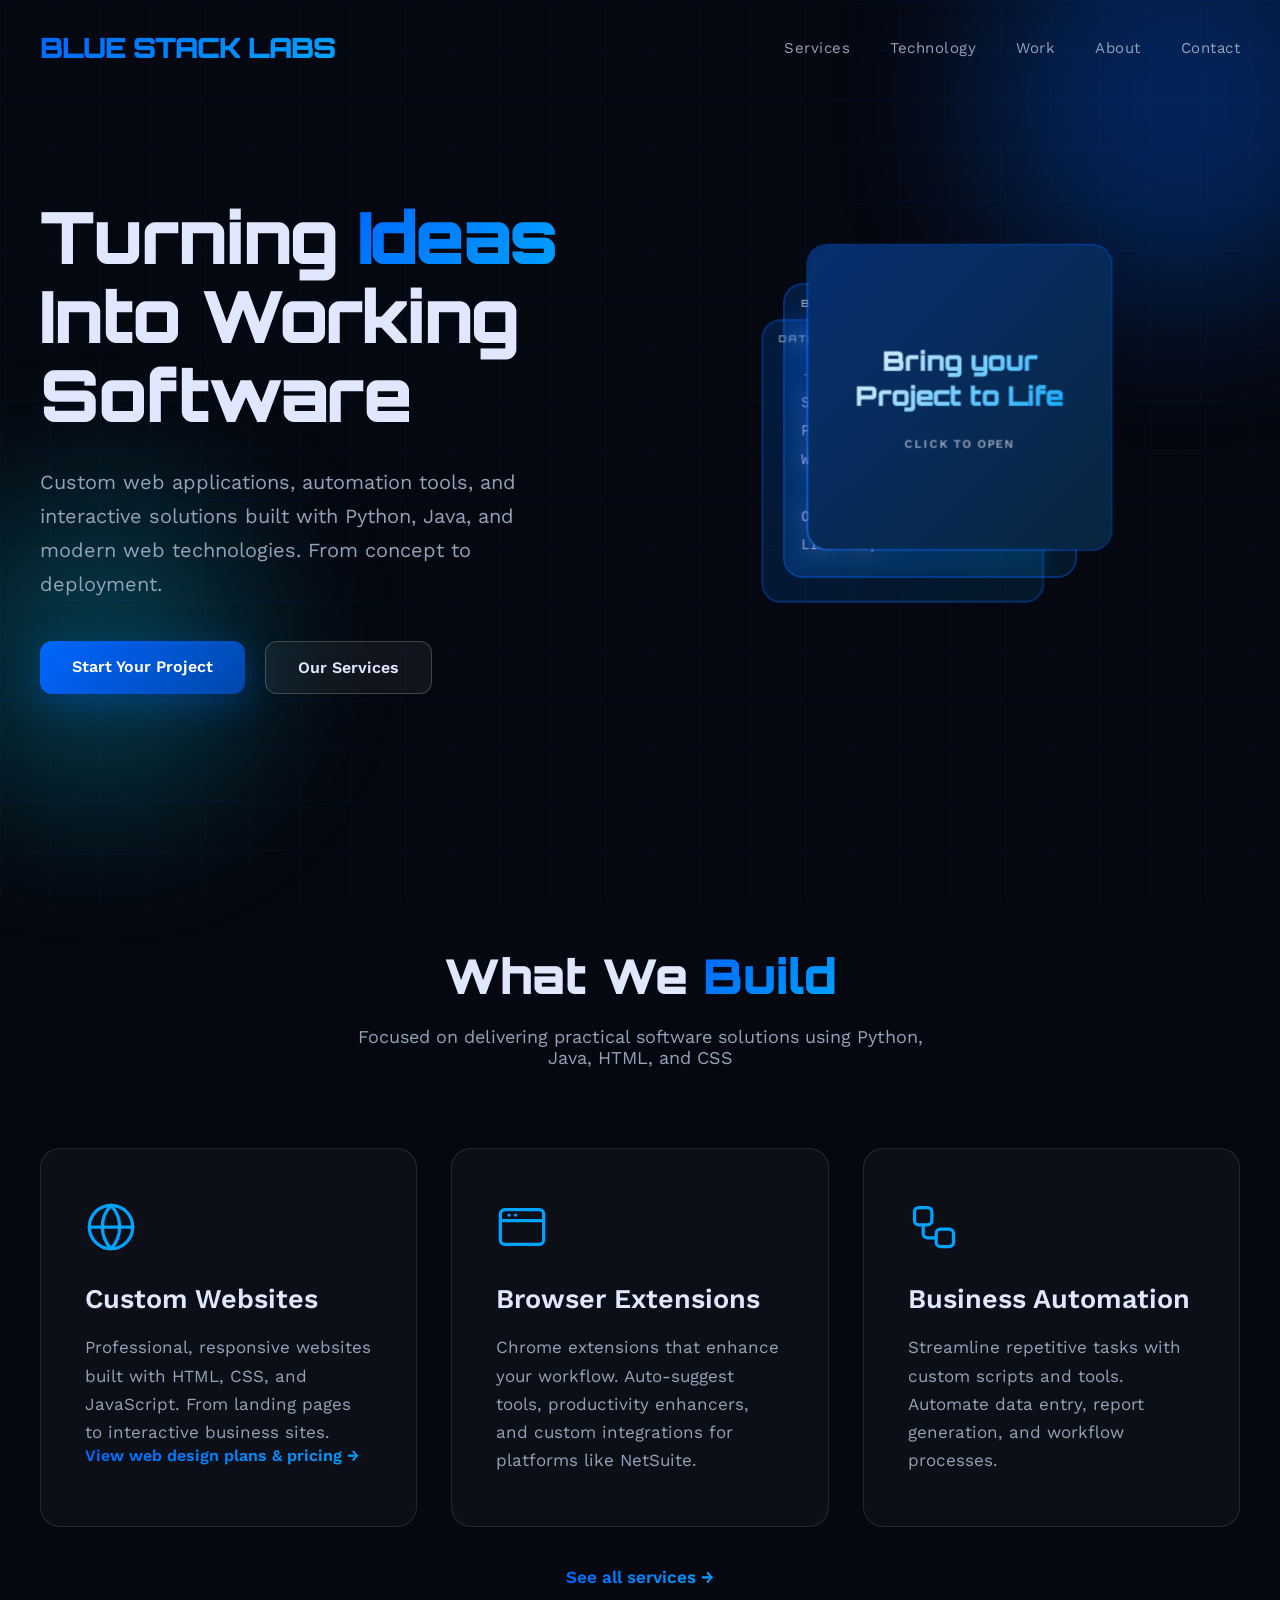
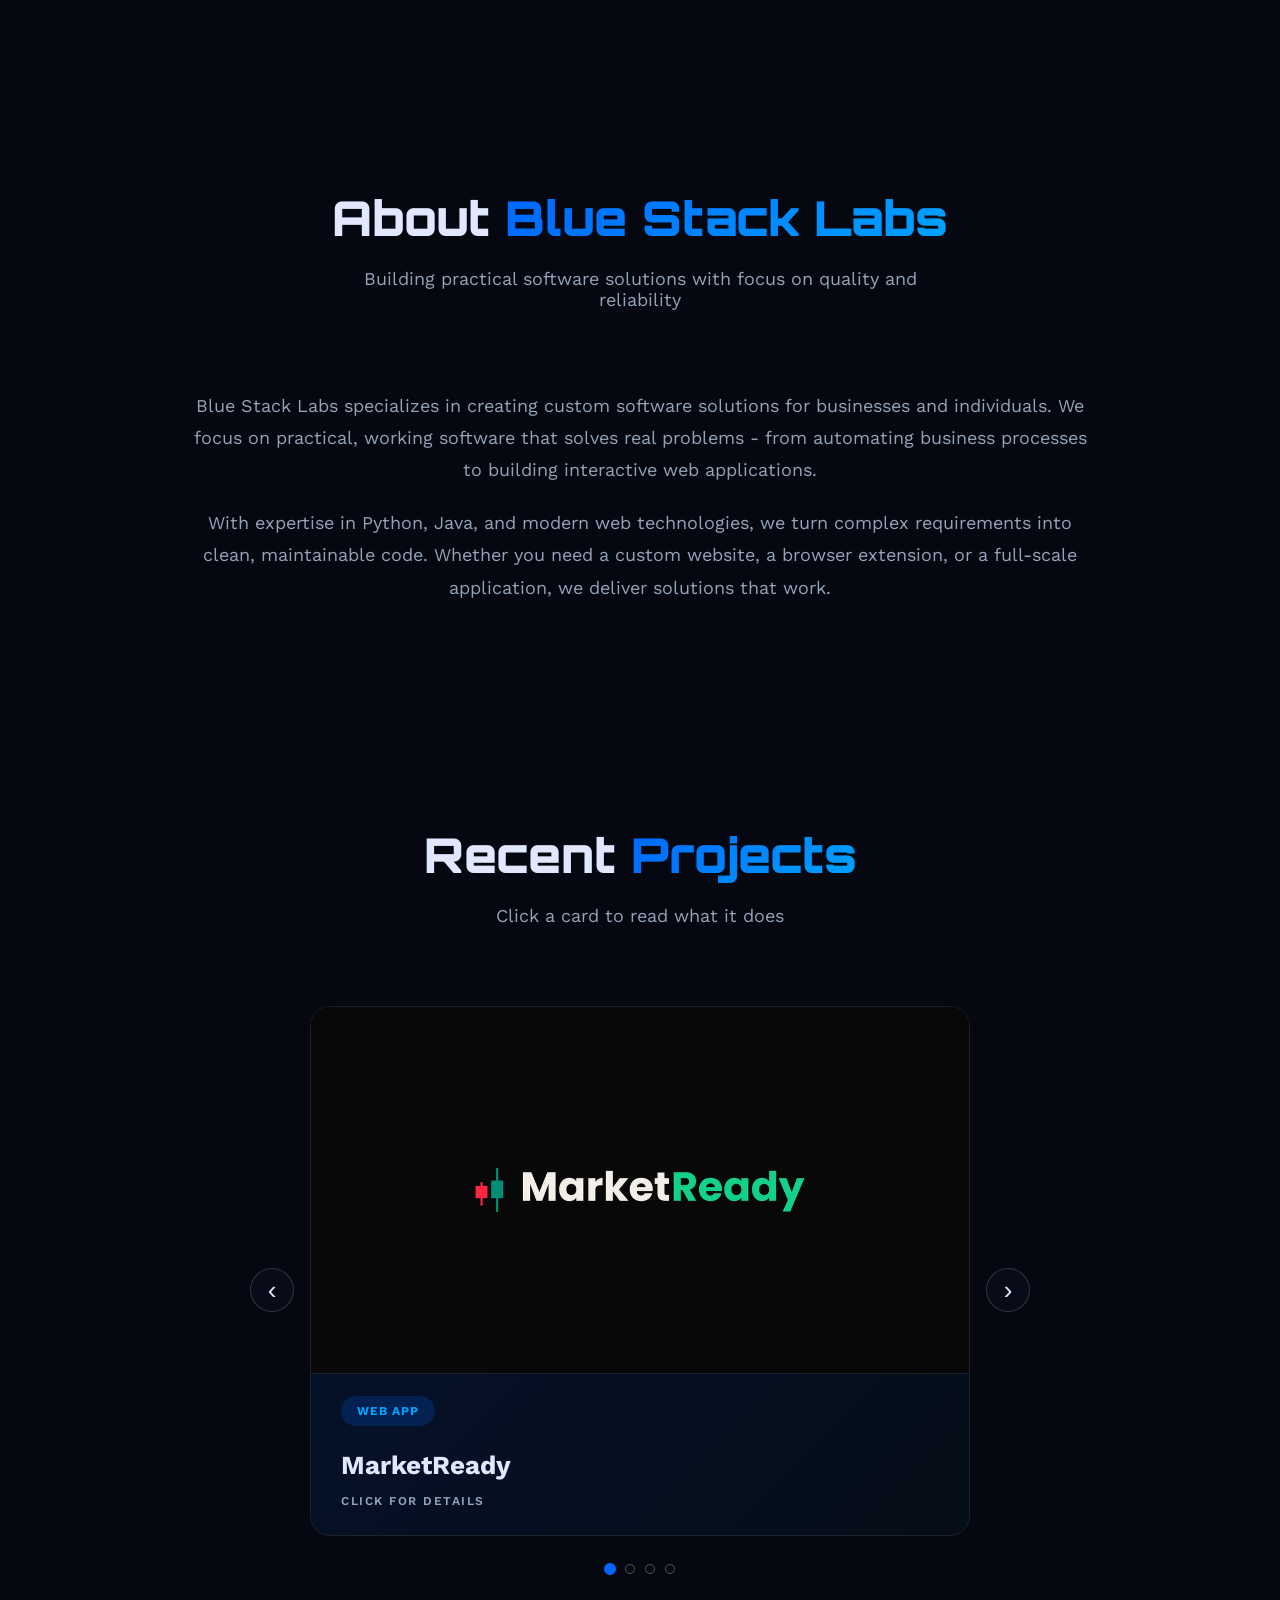
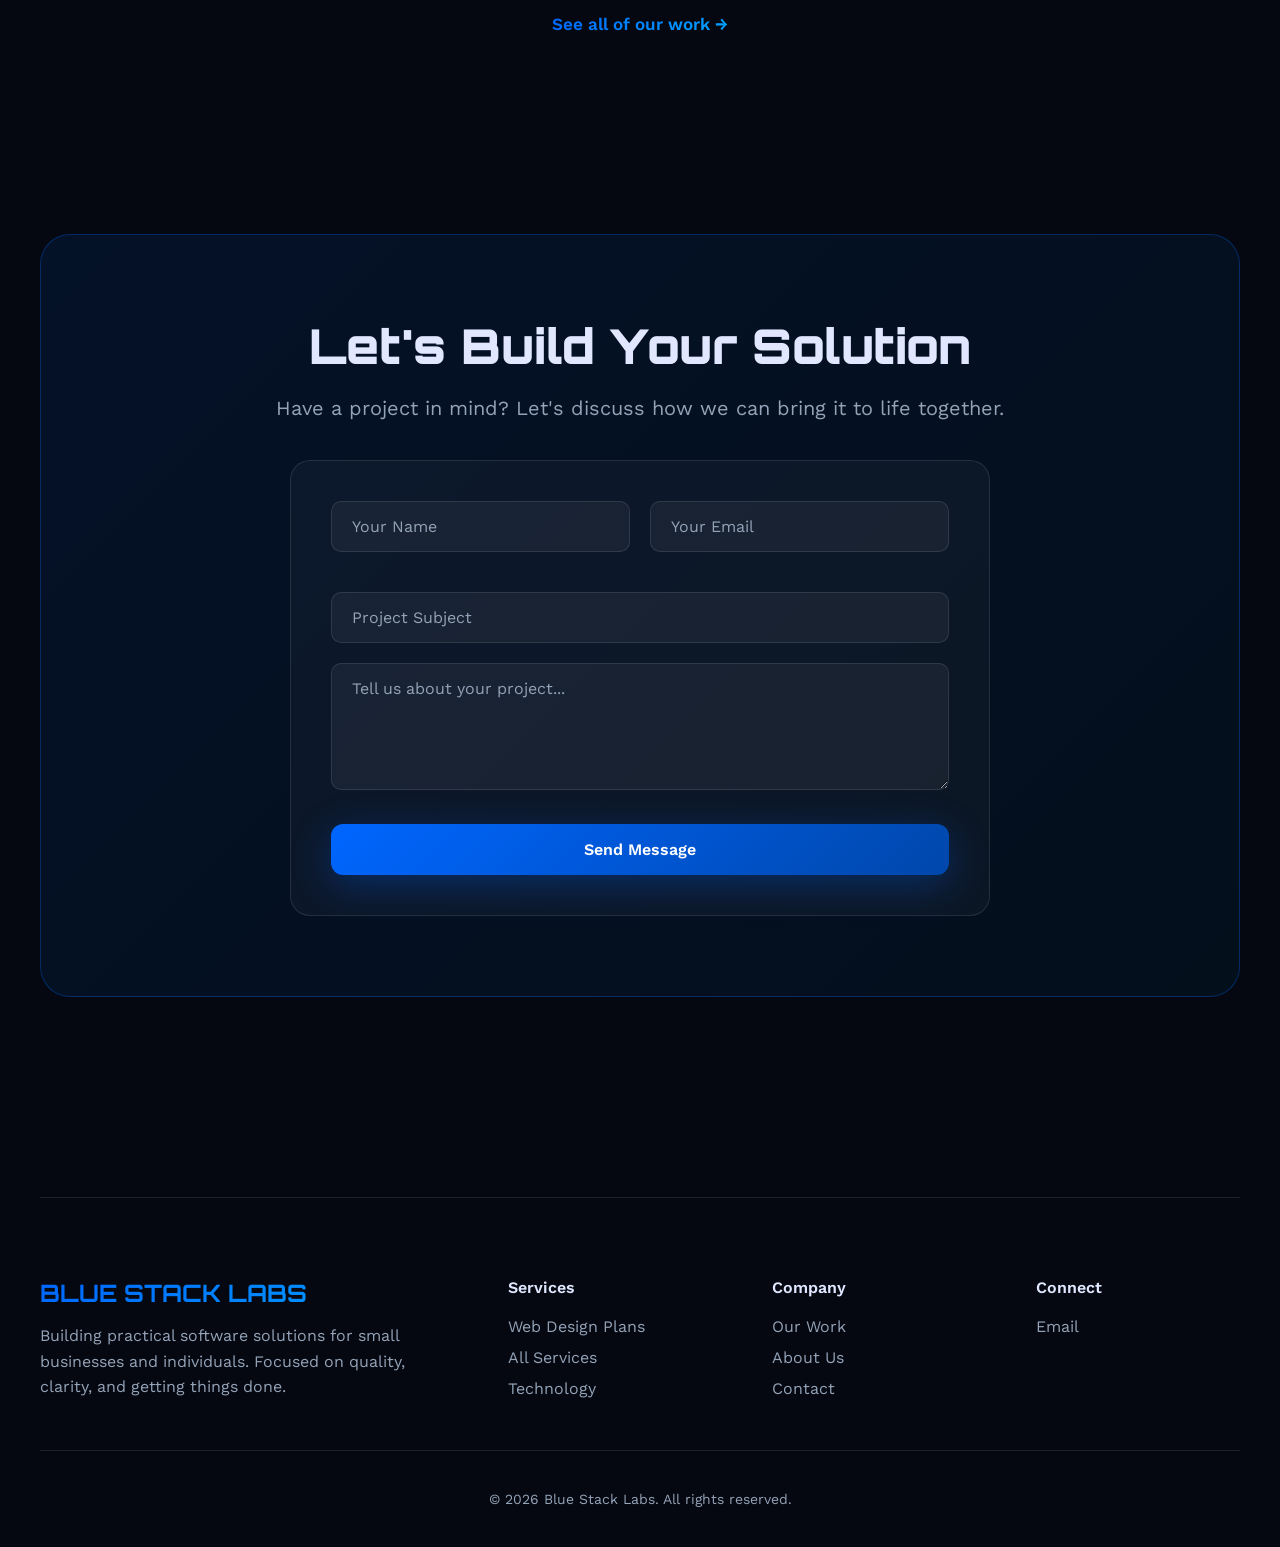
<file: index.html>
<!DOCTYPE html>
<html lang="en">
<head>
    <meta charset="UTF-8">
    <meta name="viewport" content="width=device-width, initial-scale=1.0">
    <title>Blue Stack Labs - Software Development Company</title>
    <meta name="description" content="Custom web applications, browser extensions, and business automation built with Python, Java, and modern web technologies. From concept to deployment.">
    <link rel="canonical" href="https://bluestacklabs.software/">

    <!-- Open Graph / Twitter: without these, sharing a link anywhere renders
         a bare URL with no title, description, or image. -->
    <meta property="og:type" content="website">
    <meta property="og:site_name" content="Blue Stack Labs">
    <meta property="og:url" content="https://bluestacklabs.software/">
    <meta property="og:title" content="Blue Stack Labs — Custom Software Development">
    <meta property="og:description" content="Custom web applications, browser extensions, and business automation built with Python, Java, and modern web technologies. From concept to deployment.">
    <meta property="og:image" content="https://bluestacklabs.software/images/og-image.png">
    <meta property="og:image:width" content="1200">
    <meta property="og:image:height" content="630">
    <meta property="og:image:alt" content="Blue Stack Labs — Turning Ideas Into Working Software">
    <meta name="twitter:card" content="summary_large_image">
    <meta name="twitter:title" content="Blue Stack Labs — Custom Software Development">
    <meta name="twitter:description" content="Custom web applications, browser extensions, and business automation built with Python, Java, and modern web technologies. From concept to deployment.">
    <meta name="twitter:image" content="https://bluestacklabs.software/images/og-image.png">
    <meta name="theme-color" content="#050810">
    <link rel="icon" type="image/svg+xml" href="/favicon.svg">
    <link rel="apple-touch-icon" href="/favicon.svg">
    <link rel="preconnect" href="https://fonts.googleapis.com">
    <link rel="preconnect" href="https://fonts.gstatic.com" crossorigin>
    <link href="https://fonts.googleapis.com/css2?family=Orbitron:wght@400;700;900&family=Work+Sans:wght@300;400;600&display=swap" rel="stylesheet">
    <link href="https://fonts.googleapis.com/css2?family=JetBrains+Mono:wght@400;500;700&display=swap" rel="stylesheet">
    <link rel="stylesheet" href="styles.css">
    <link rel="stylesheet" href="background.css">
</head>
<body>
    <a href="#main" class="skip-link">Skip to content</a>
    <div class="grid-background"></div>
    <div class="grid-glow"><div class="grid-background grid-background--lit"></div></div>
    <div class="cursor-glow"></div>
    <div class="orb orb-1"></div>
    <div class="orb orb-2"></div>

    <div class="container">
        <nav>
            <a href="index.html" class="logo">BLUE STACK LABS</a>
            <ul class="nav-links">
                <li><a href="services.html">Services</a></li>
                <li><a href="technology.html">Technology</a></li>
                <li><a href="work.html">Work</a></li>
                <li><a href="#about">About</a></li>
                <li><a href="#contact">Contact</a></li>
            </ul>
        </nav>

        <main id="main">

        <section class="hero">
            <div class="hero-content">
                <div class="hero-text">
                    <h1>Turning <span class="gradient-text">Ideas</span> Into Working Software</h1>
                    <p>Custom web applications, automation tools, and interactive solutions built with Python, Java, and modern web technologies. From concept to deployment.</p>
                    <div class="cta-buttons">
                        <a href="#contact" class="btn btn-primary">Start Your Project</a>
                        <a href="#services" class="btn btn-secondary">Our Services</a>
                    </div>
                </div>
                <div class="hero-visual">
                    <div class="stack-3d" role="button" tabindex="0" aria-expanded="false"
                         aria-label="Open the stack to see how we build">
                        <div class="layer">
                            <div class="stack-cta">
                                <span class="stack-cta-title">Bring your Project to Life</span>
                                <span class="stack-cta-hint">Click to open</span>
                            </div>
                            <span class="layer-label">Front End</span>
<pre class="layer-code"><span class="tok-tag">&lt;header</span> <span class="tok-attr">class</span>=<span class="tok-str">"hero"</span><span class="tok-tag">&gt;</span>
  <span class="tok-tag">&lt;h1&gt;</span>Blue Stack Labs<span class="tok-tag">&lt;/h1&gt;</span>
  <span class="tok-tag">&lt;p&gt;</span>We ship software<span class="tok-tag">&lt;/p&gt;</span>
  <span class="tok-tag">&lt;button</span> <span class="tok-attr">class</span>=<span class="tok-str">"cta"</span><span class="tok-tag">&gt;</span>
    Start Project
  <span class="tok-tag">&lt;/button&gt;</span>
<span class="tok-tag">&lt;/header&gt;</span><span class="code-cursor"></span></pre>
                        </div>
                        <div class="layer">
                            <span class="layer-label">Back End</span>
<pre class="layer-code"><span class="tok-com">// projects route</span>
<span class="tok-kw">const</span> <span class="tok-fn">app</span> = <span class="tok-fn">express</span>()
<span class="tok-fn">app</span>.<span class="tok-fn">get</span>(<span class="tok-str">'/projects'</span>,
  (req, res) =&gt; {
    <span class="tok-kw">const</span> data = <span class="tok-fn">getAll</span>()
    res.<span class="tok-fn">json</span>(data)
  })</pre>
                        </div>
                        <div class="layer">
                            <span class="layer-label">Database</span>
<pre class="layer-code"><span class="tok-com">-- active projects</span>
<span class="tok-kw">SELECT</span> id, name, status
<span class="tok-kw">FROM</span> projects
<span class="tok-kw">WHERE</span> status = <span class="tok-str">'active'</span>
  <span class="tok-kw">AND</span> deleted = <span class="tok-num">0</span>
<span class="tok-kw">ORDER BY</span> created_at <span class="tok-kw">DESC</span>
<span class="tok-kw">LIMIT</span> <span class="tok-num">10</span>;</pre>
                        </div>
                    </div>
                </div>
            </div>
        </section>


        <section class="services services-teaser" id="services">
            <div class="section-header">
                <h2>What We <span class="gradient-text">Build</span></h2>
                <p>Focused on delivering practical software solutions using Python, Java, HTML, and CSS</p>
            </div>
            <div class="services-grid">
                <a href="plans.html" class="service-card" style="display:block; text-decoration:none; color:inherit;">
                    <span class="service-icon"><svg viewBox="0 0 24 24" aria-hidden="true" focusable="false"><circle cx="12" cy="12" r="10"/><path d="M12 2a14.5 14.5 0 0 0 0 20 14.5 14.5 0 0 0 0-20"/><path d="M2 12h20"/></svg></span>
                    <h3>Custom Websites</h3>
                    <p>Professional, responsive websites built with HTML, CSS, and JavaScript. From landing pages to interactive business sites.</p>
                    <span class="gradient-text" style="font-weight:600;">View web design plans &amp; pricing →</span>
                </a>
                <a href="services.html" class="service-card" style="display:block; text-decoration:none; color:inherit;">
                    <span class="service-icon"><svg viewBox="0 0 24 24" aria-hidden="true" focusable="false"><rect width="20" height="16" x="2" y="4" rx="2"/><path d="M2 9h20"/><path d="M6 6.5h.01"/><path d="M9 6.5h.01"/></svg></span>
                    <h3>Browser Extensions</h3>
                    <p>Chrome extensions that enhance your workflow. Auto-suggest tools, productivity enhancers, and custom integrations for platforms like NetSuite.</p>
                </a>
                <a href="services.html" class="service-card" style="display:block; text-decoration:none; color:inherit;">
                    <span class="service-icon"><svg viewBox="0 0 24 24" aria-hidden="true" focusable="false"><rect width="8" height="8" x="3" y="3" rx="2"/><path d="M7 11v4a2 2 0 0 0 2 2h4"/><rect width="8" height="8" x="13" y="13" rx="2"/></svg></span>
                    <h3>Business Automation</h3>
                    <p>Streamline repetitive tasks with custom scripts and tools. Automate data entry, report generation, and workflow processes.</p>
                </a>
            </div>
            <p class="projects-more">
                <a href="services.html" class="gradient-text">See all services →</a>
            </p>
        </section>

        <section class="about-section" id="about">
            <div class="section-header">
                <h2>About <span class="gradient-text">Blue Stack Labs</span></h2>
                <p>Building practical software solutions with focus on quality and reliability</p>
            </div>
            <div class="about-content">
                <p>Blue Stack Labs specializes in creating custom software solutions for businesses and individuals. We focus on practical, working software that solves real problems - from automating business processes to building interactive web applications.</p>
                <p>With expertise in Python, Java, and modern web technologies, we turn complex requirements into clean, maintainable code. Whether you need a custom website, a browser extension, or a full-scale application, we deliver solutions that work.</p>
            </div>
        </section>

        <section class="projects" id="projects">
            <div class="section-header">
                <h2>Recent <span class="gradient-text">Projects</span></h2>
                <p>Click a card to read what it does</p>
            </div>

            <div class="carousel" data-carousel>
                <div class="carousel-viewport">
                    <ul class="carousel-track">
                        <li class="carousel-slide">
                            <div class="flip-card" role="button" tabindex="0" aria-expanded="false"
                                 aria-label="MarketReady — show project details">
                                <div class="flip-inner">
                                    <div class="flip-face flip-front">
                                        <img src="images/marketready-cover.png"
                                             alt="The MarketReady logo — a red and green candlestick mark beside the MarketReady wordmark."
                                             width="1200" height="630" loading="lazy"
                                             class="brand-cover brand-cover-marketready">
                                        <div class="flip-front-meta">
                                            <span class="project-tag">WEB APP</span>
                                            <h3>MarketReady</h3>
                                            <span class="flip-hint">Click for details</span>
                                        </div>
                                    </div>
                                    <div class="flip-face flip-back">
                                        <span class="project-tag">WEB APP</span>
                                        <h3>MarketReady</h3>
                                        <p>A market-risk dashboard built around one question: what's at risk today? It reads the economic calendar, flags the high-impact "red-folder" releases, and rates each tracked market as low, medium, or high risk based on how that type of event has historically moved it.</p>
                                        <p>Includes a live countdown to the next release in the visitor's own timezone, a month calendar filterable by currency region, and a plain-English glossary for newer traders.</p>
                                        <div class="project-tech">
                                            <span class="tech-badge">Live Market Data</span>
                                            <span class="tech-badge">Economic Calendar</span>
                                            <span class="tech-badge">Risk Scoring</span>
                                        </div>
                                        <a href="https://marketready.trade" target="_blank" rel="noopener noreferrer"
                                           class="flip-link" data-flip-link>Visit marketready.trade →</a>
                                    </div>
                                </div>
                            </div>
                        </li>
                        <li class="carousel-slide">
                            <div class="flip-card" role="button" tabindex="0" aria-expanded="false"
                                 aria-label="NetSuite Story Template Autosuggest — show project details">
                                <div class="flip-inner">
                                    <div class="flip-face flip-front">
                                        <img src="images/story-autosuggest.png"
                                             alt="The extension suggesting a Bug Fix Template while the user types in a NetSuite story field."
                                             loading="lazy">
                                        <div class="flip-front-meta">
                                            <span class="project-tag">CHROME EXTENSION</span>
                                            <h3>Story Template Autosuggest</h3>
                                            <span class="flip-hint">Click for details</span>
                                        </div>
                                    </div>
                                    <div class="flip-face flip-back">
                                        <span class="project-tag">CHROME EXTENSION</span>
                                        <h3>Story Template Autosuggest</h3>
                                        <p>A productivity-enhancing Chrome extension that auto-suggests story templates while typing in NetSuite, so a repeated write-up becomes a couple of keystrokes.</p>
                                        <p>Matches templates on keywords in real time, completes them with the Tab key, and ships with a licensing system that handles validation and expiry.</p>
                                        <div class="project-tech">
                                            <span class="tech-badge">JavaScript</span>
                                            <span class="tech-badge">Chrome APIs</span>
                                            <span class="tech-badge">DOM Manipulation</span>
                                        </div>
                                        <a href="case-study-autosuggest.html" class="flip-link" data-flip-link>Read the case study →</a>
                                    </div>
                                </div>
                            </div>
                        </li>
                        <li class="carousel-slide">
                            <div class="flip-card" role="button" tabindex="0" aria-expanded="false"
                                 aria-label="FloralsRomero — show project details">
                                <div class="flip-inner">
                                    <div class="flip-face flip-front">
                                        <img src="images/floralsromero-cover.png"
                                             alt="The FloralsRomero signature mark — a handwritten fr in dusty rose on a cream ground."
                                             width="1200" height="630" loading="lazy"
                                             class="brand-cover brand-cover-floralsromero">
                                        <div class="flip-front-meta">
                                            <span class="project-tag">CLIENT WEBSITE</span>
                                            <h3>FloralsRomero</h3>
                                            <span class="flip-hint">Click for details</span>
                                        </div>
                                    </div>
                                    <div class="flip-face flip-back">
                                        <span class="project-tag">CLIENT WEBSITE</span>
                                        <h3>FloralsRomero</h3>
                                        <p>A site for a custom floral studio, built around the bouquet request. Customers pick a budget, an occasion and add-ons, upload a reference photo, and choose a date the form holds to a one-week lead time.</p>
                                        <p>The palette comes straight from the florist's own paint colours, the logo is traced from her signature, and the whole site switches between English and Spanish.</p>
                                        <div class="project-tech">
                                            <span class="tech-badge">Custom Order Form</span>
                                            <span class="tech-badge">English / Spanish</span>
                                            <span class="tech-badge">Lookbook Gallery</span>
                                        </div>
                                        <a href="https://floralsromero.com" target="_blank" rel="noopener noreferrer"
                                           class="flip-link" data-flip-link>Visit floralsromero.com →</a>
                                    </div>
                                </div>
                            </div>
                        </li>
                        <li class="carousel-slide">
                            <div class="flip-card" role="button" tabindex="0" aria-expanded="false"
                                 aria-label="Golden Ridge Landscaping — show project details">
                                <div class="flip-inner">
                                    <div class="flip-face flip-front">
                                        <img src="images/golden-ridge-cover.png"
                                             alt="The Golden Ridge Landscaping logo — a mountain ridge and pines under a gold sun."
                                             width="1200" height="630" loading="lazy"
                                             class="brand-cover brand-cover-goldenridge">
                                        <div class="flip-front-meta">
                                            <span class="project-tag">CLIENT WEBSITE</span>
                                            <h3>Golden Ridge Landscaping</h3>
                                            <span class="flip-hint">Click for details</span>
                                        </div>
                                    </div>
                                    <div class="flip-face flip-back">
                                        <span class="project-tag">CLIENT WEBSITE</span>
                                        <h3>Golden Ridge Landscaping</h3>
                                        <p>A site for a landscaping and lawn care company whose hero is a live 3D field of grass: tens of thousands of blades, rendered in real time, swaying in gusts of wind and parting around the visitor's cursor.</p>
                                        <p>Services, process and FAQ lead to a quote request form that opens in place, and each request arrives as its own email thread, named for the customer.</p>
                                        <div class="project-tech">
                                            <span class="tech-badge">WebGL2</span>
                                            <span class="tech-badge">Real-Time Rendering</span>
                                            <span class="tech-badge">Quote Requests</span>
                                        </div>
                                        <a href="https://goldenridgelandscaping.com" target="_blank" rel="noopener noreferrer"
                                           class="flip-link" data-flip-link>Visit goldenridgelandscaping.com →</a>
                                    </div>
                                </div>
                            </div>
                        </li>
                    </ul>
                </div>

                <button class="carousel-arrow carousel-prev" type="button" aria-label="Previous project">&#8249;</button>
                <button class="carousel-arrow carousel-next" type="button" aria-label="Next project">&#8250;</button>

                <div class="carousel-dots" data-carousel-dots></div>
            </div>

            <p class="projects-more">
                <a href="work.html" class="gradient-text">See all of our work →</a>
            </p>
        </section>


        <!-- Hidden form for Netlify detection -->
        <form name="contact" netlify netlify-honeypot="bot-field" hidden>
            <input type="text" name="name">
            <input type="email" name="email">
            <input type="text" name="subject">
            <textarea name="message"></textarea>
            <input type="text" name="bot-field">
        </form>

        <section class="cta-section" id="contact">
            <div class="cta-box">
                <h2>Let's Build Your Solution</h2>
                <p>Have a project in mind? Let's discuss how we can bring it to life together.</p>

                <form id="contact-form" class="contact-form" name="contact" method="POST" novalidate>
                    <input type="hidden" name="form-name" value="contact">
                    <p style="display:none;"><label>Don't fill this out: <input name="bot-field"></label></p>
                    <div class="form-row">
                        <div class="form-group">
                            <input type="text" id="name" name="name" placeholder="Your Name" required>
                        </div>
                        <div class="form-group">
                            <input type="email" id="email" name="email" placeholder="Your Email" required>
                        </div>
                    </div>
                    <div class="form-group">
                        <input type="text" id="subject" name="subject" placeholder="Project Subject" required>
                    </div>
                    <div class="form-group">
                        <textarea id="message" name="message" rows="5" placeholder="Tell us about your project..." required></textarea>
                    </div>
                    <button type="submit" class="btn btn-primary">Send Message</button>
                    <div id="form-status" class="form-status"></div>
                </form>
            </div>
        </section>
        </main>


        <footer>
            <div class="footer-content">
                <div class="footer-brand">
                    <h3>BLUE STACK LABS</h3>
                    <p>Building practical software solutions for small businesses and individuals. Focused on quality, clarity, and getting things done.</p>
                </div>
                <div class="footer-column">
                    <h4>Services</h4>
                    <ul>
                        <li><a href="plans.html">Web Design Plans</a></li>
                        <li><a href="services.html">All Services</a></li>
                        <li><a href="technology.html">Technology</a></li>
                    </ul>
                </div>
                <div class="footer-column">
                    <h4>Company</h4>
                    <ul>
                        <li><a href="work.html">Our Work</a></li>
                        <li><a href="#about">About Us</a></li>
                        <li><a href="#contact">Contact</a></li>
                    </ul>
                </div>
                <div class="footer-column">
                    <h4>Connect</h4>
                    <ul>
                        <li><a href="mailto:info@bluestacklabs.software">Email</a></li>
                    </ul>
                </div>
            </div>
            <div class="footer-bottom">
                <p>&copy; 2026 Blue Stack Labs. All rights reserved.</p>
            </div>
        </footer>
    </div>

    <script src="script.js"></script>
    <script src="background.js"></script>

    <!-- Contact form submission — same approach as the working plans.html form -->
    <script>
    const contactForm = document.getElementById('contact-form');
    const formStatus  = document.getElementById('form-status');

    if (contactForm) {
        contactForm.addEventListener('submit', async function(e) {
            e.preventDefault();

            const name    = document.getElementById('name');
            const email   = document.getElementById('email');
            const subject = document.getElementById('subject');
            const message = document.getElementById('message');

            // Validate required fields
            const empty = [name, email, subject, message].some(f => !f.value.trim());
            if (empty) {
                formStatus.textContent = 'Please fill in all fields before sending.';
                formStatus.className = 'form-status error';
                return;
            }

            const submitBtn = contactForm.querySelector('button[type="submit"]');
            const originalText = submitBtn.textContent;
            submitBtn.textContent = 'Sending...';
            submitBtn.disabled = true;

            try {
                const formData = new FormData();
                formData.append('form-name', 'contact');
                formData.append('name',     name.value.trim());
                formData.append('email',    email.value.trim());
                formData.append('subject',  subject.value.trim());
                formData.append('message',  message.value.trim());
                formData.append('bot-field', '');

                const res = await fetch('/', { method: 'POST', body: formData });

                if (res.ok) {
                    contactForm.reset();
                    formStatus.textContent = 'Thank you! Your message has been sent. We\'ll get back to you within one business day.';
                    formStatus.className = 'form-status success';
                } else {
                    throw new Error('Form submission failed');
                }
            } catch (err) {
                submitBtn.textContent = originalText;
                submitBtn.disabled = false;
                formStatus.textContent = 'Something went wrong — please email info@bluestacklabs.software directly.';
                formStatus.className = 'form-status error';
            }
        });
    }
    </script>
</body>
</html>
</file>
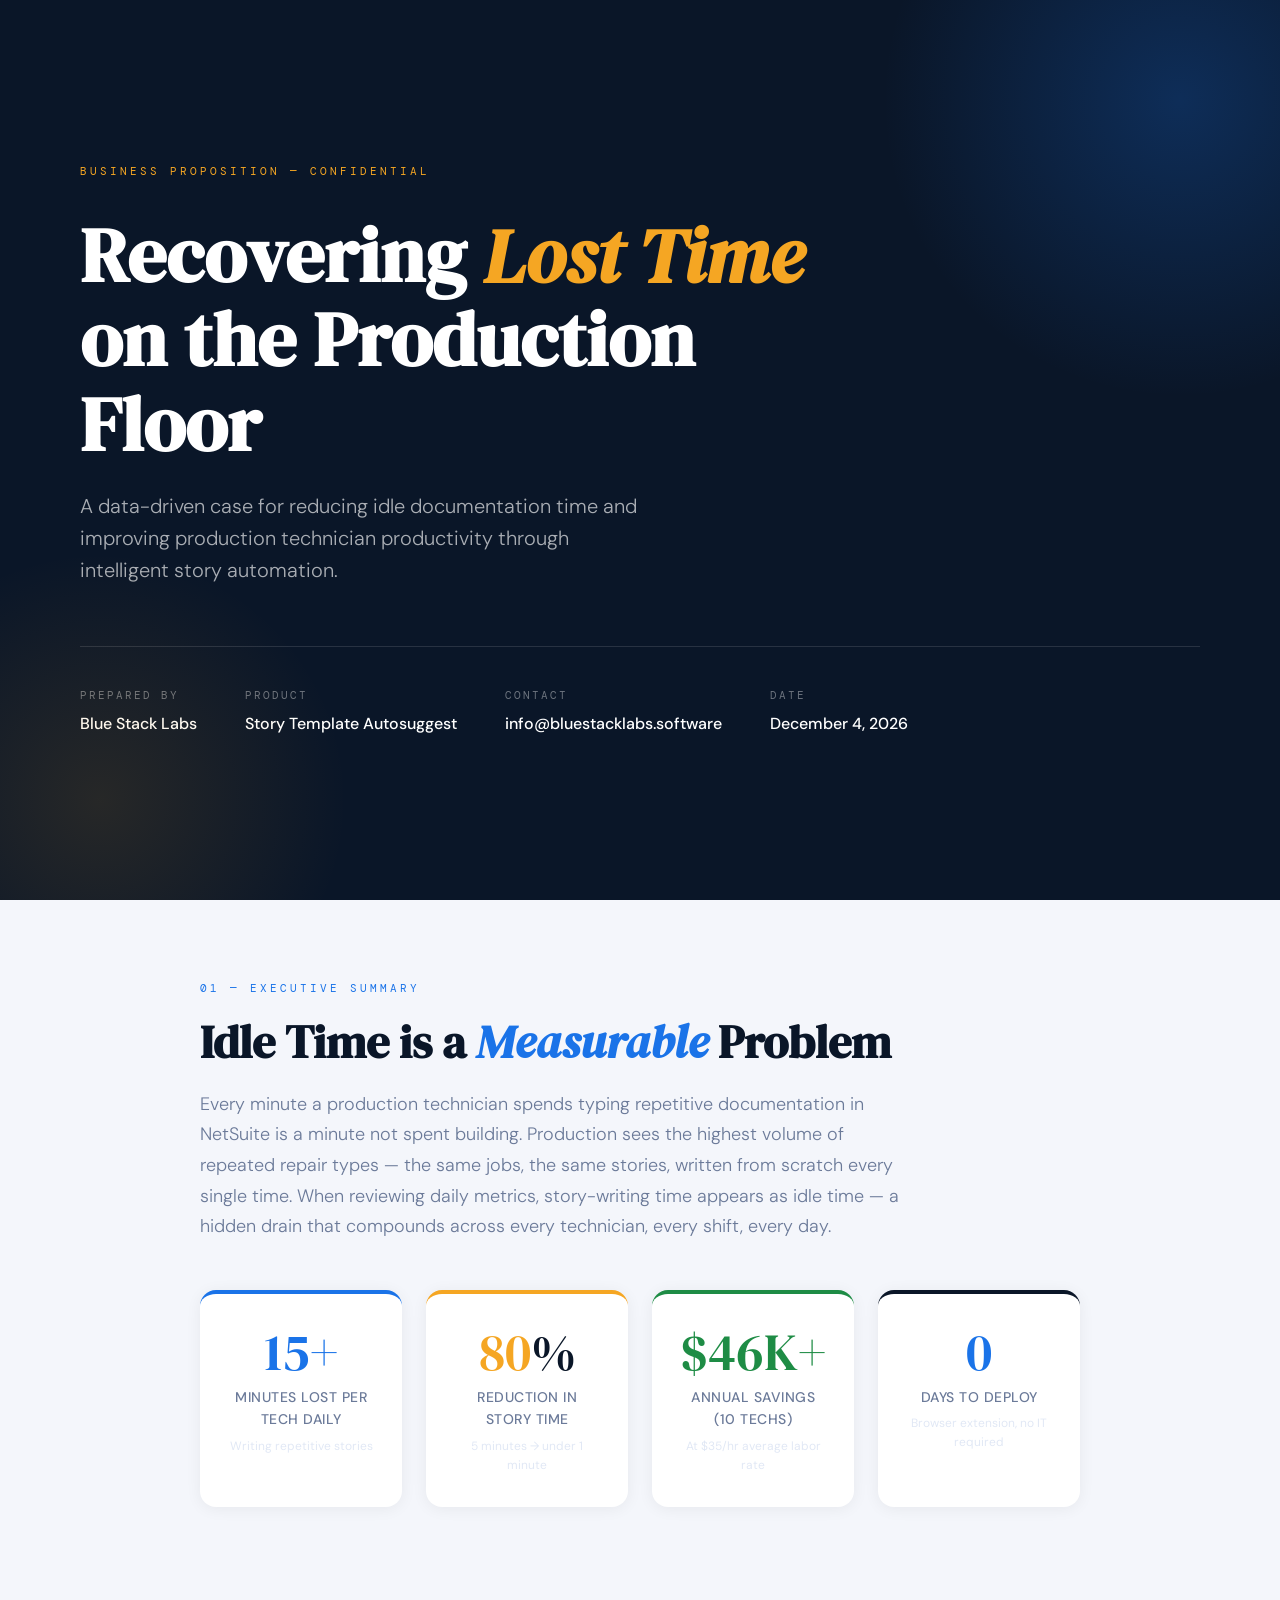
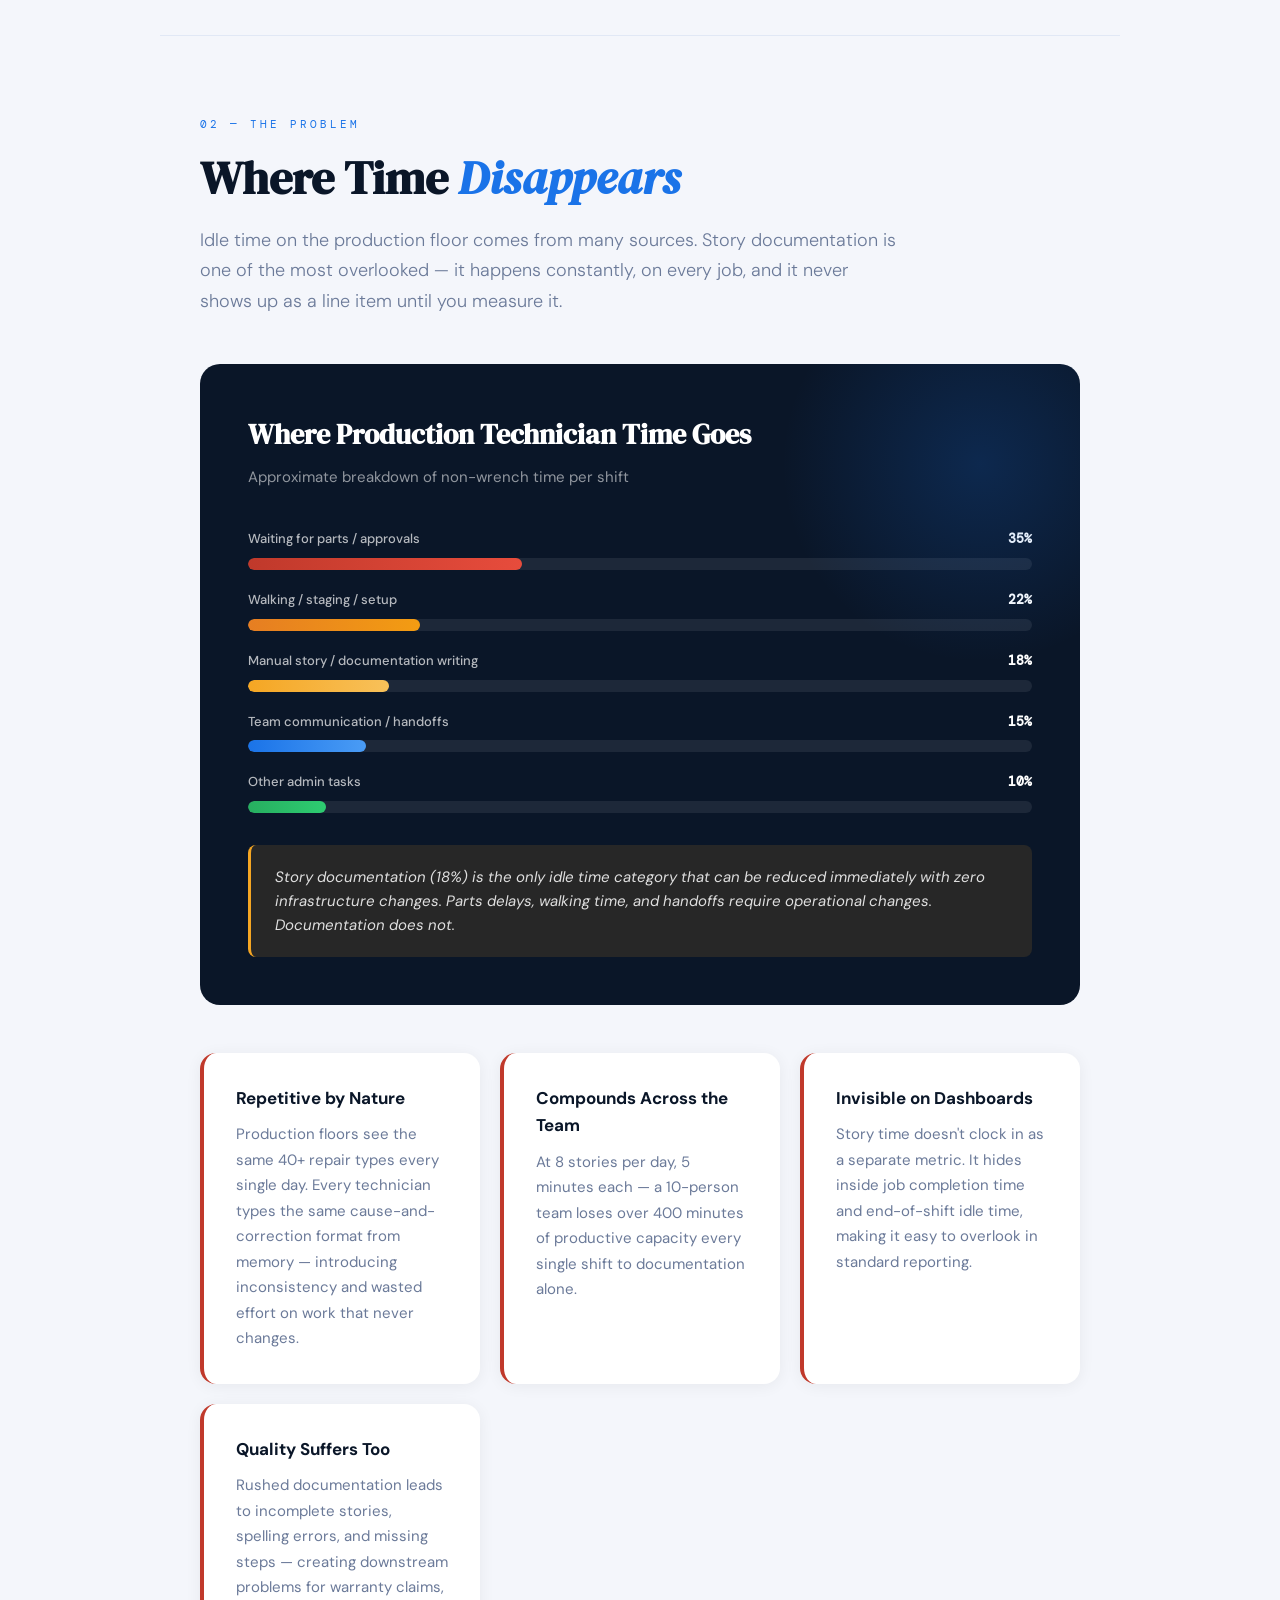
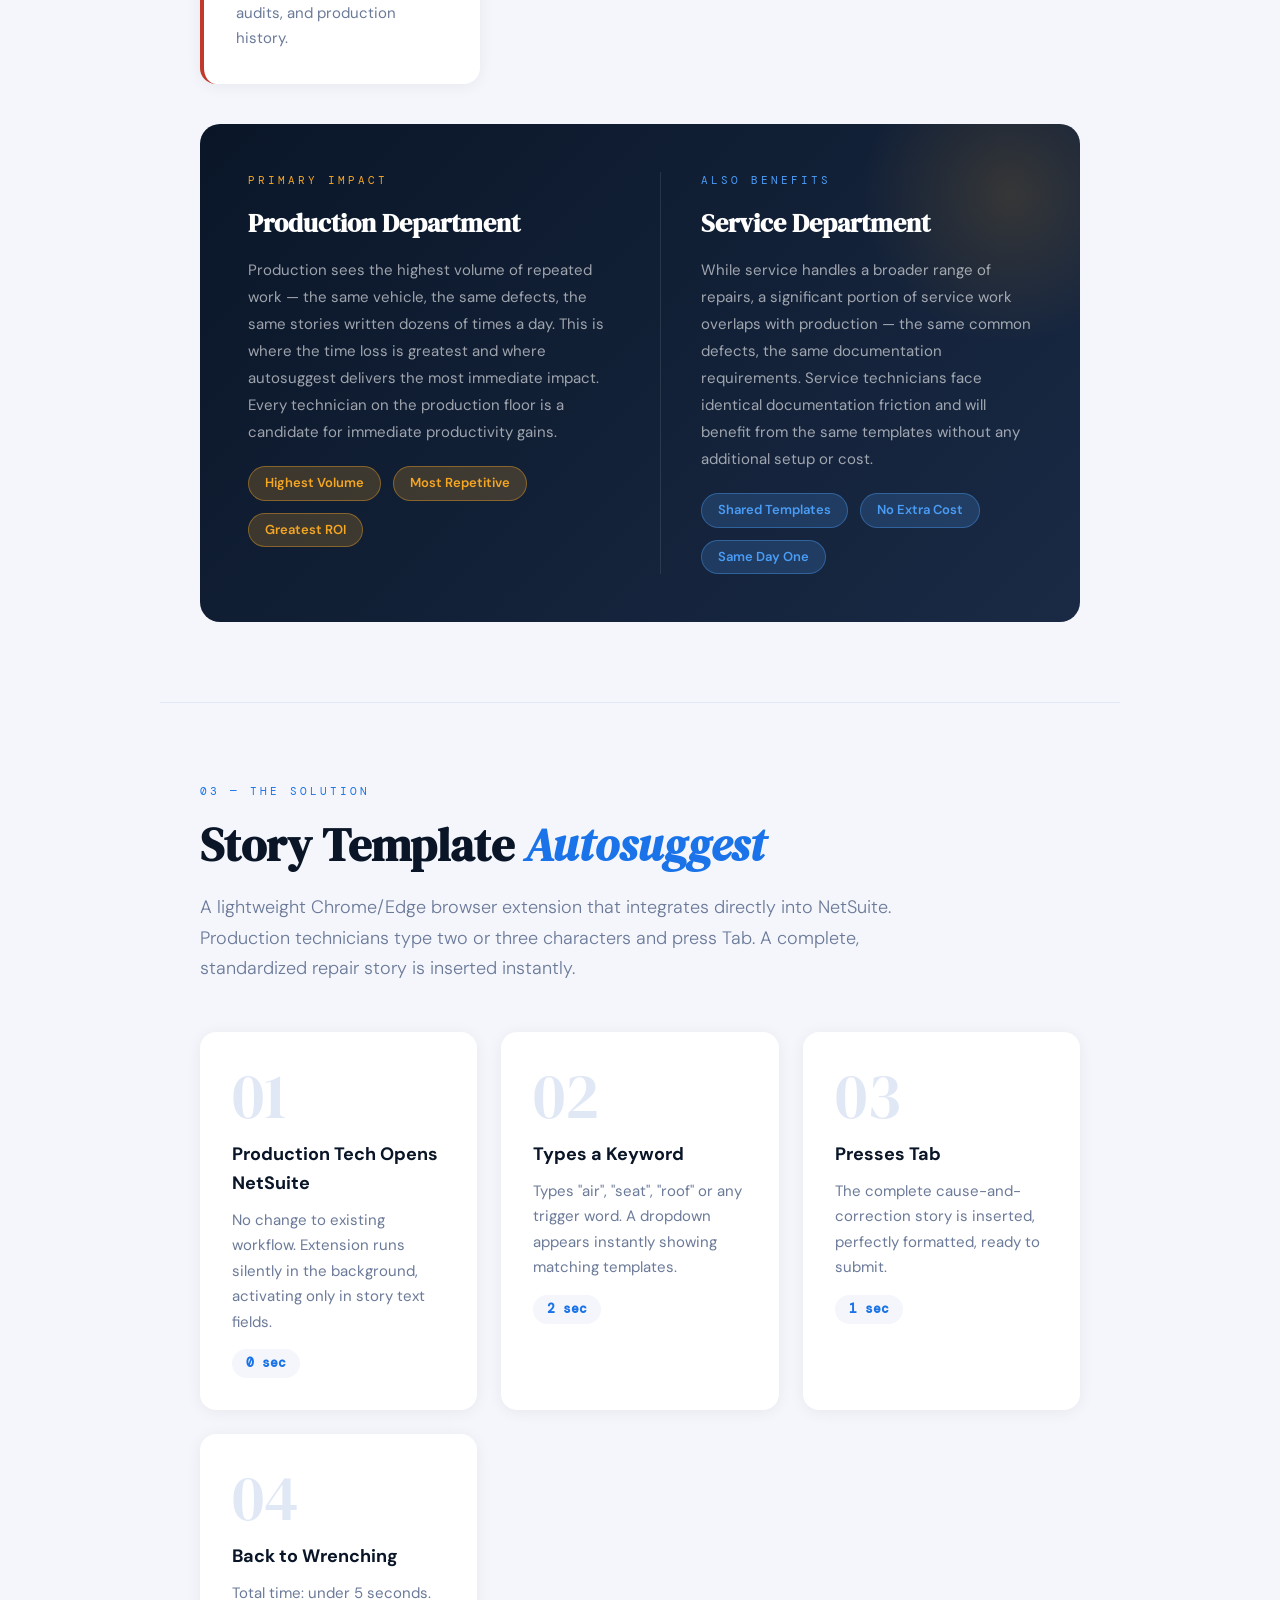
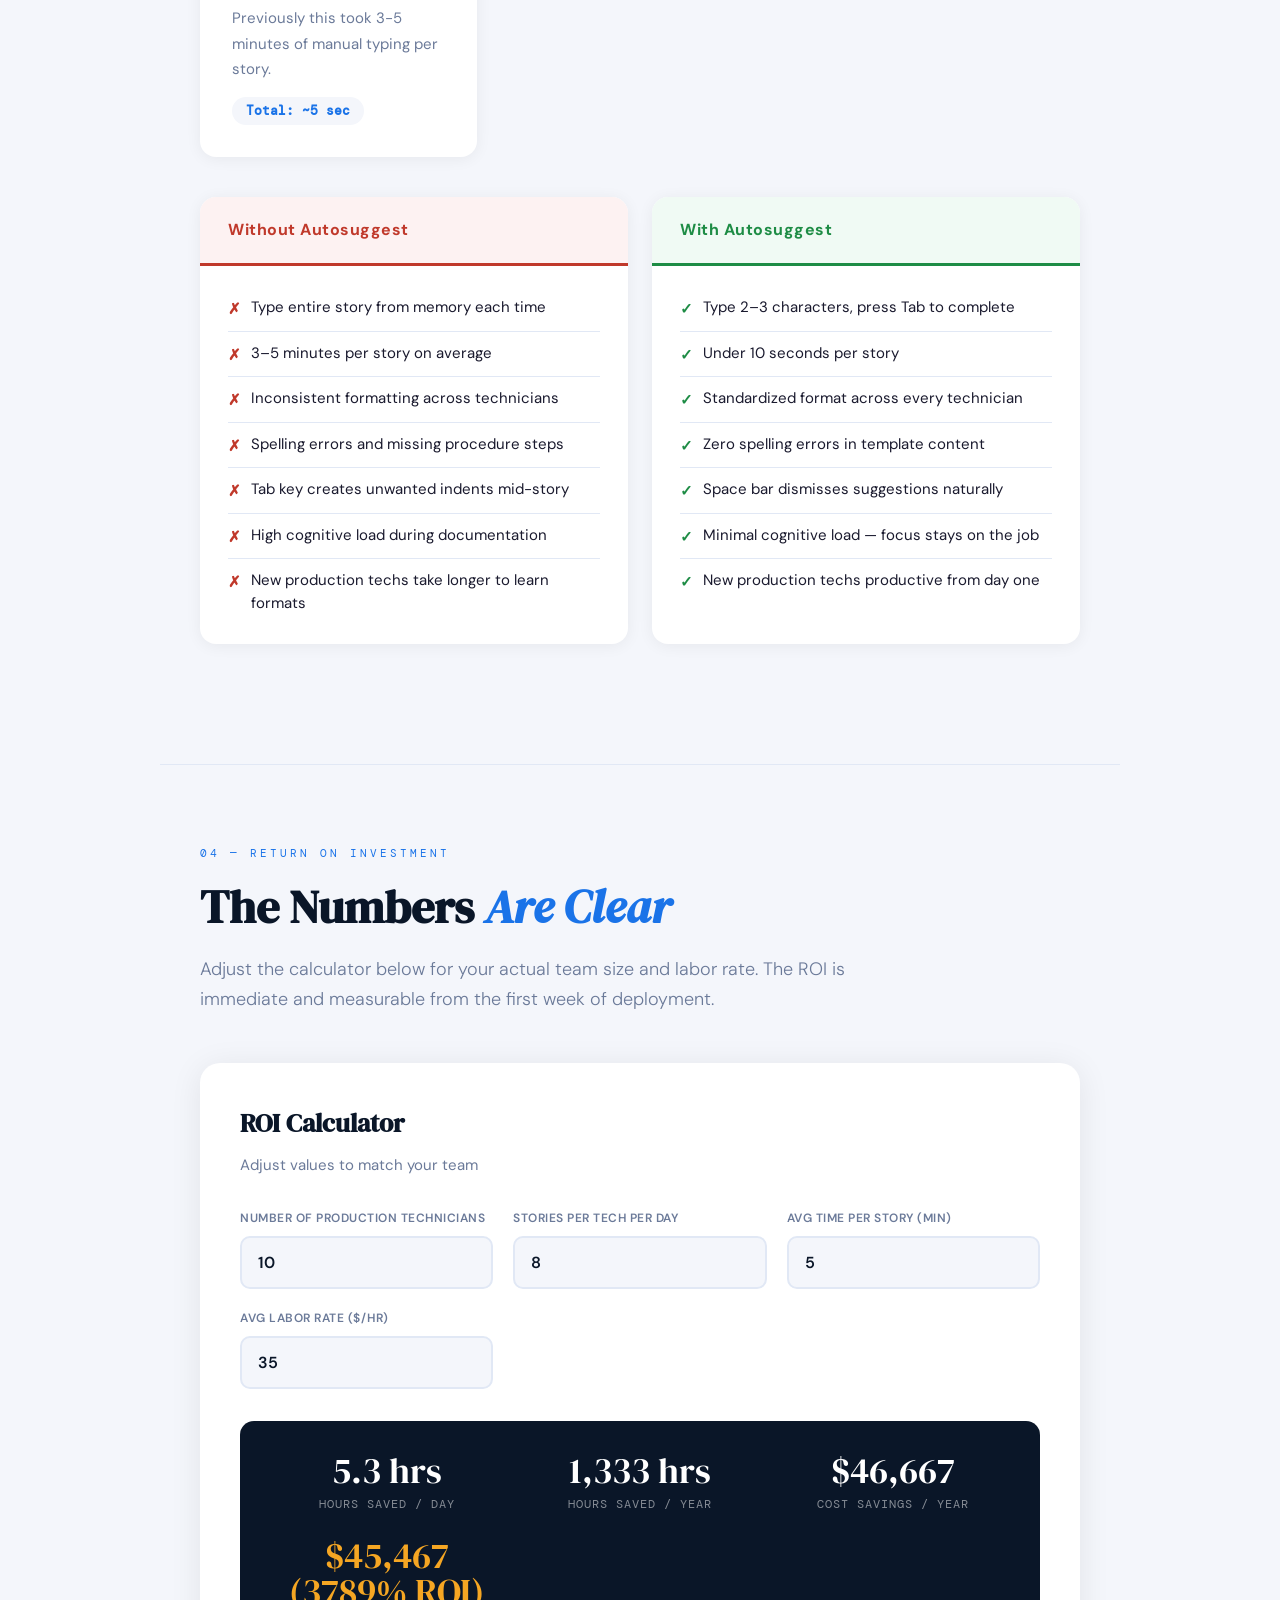
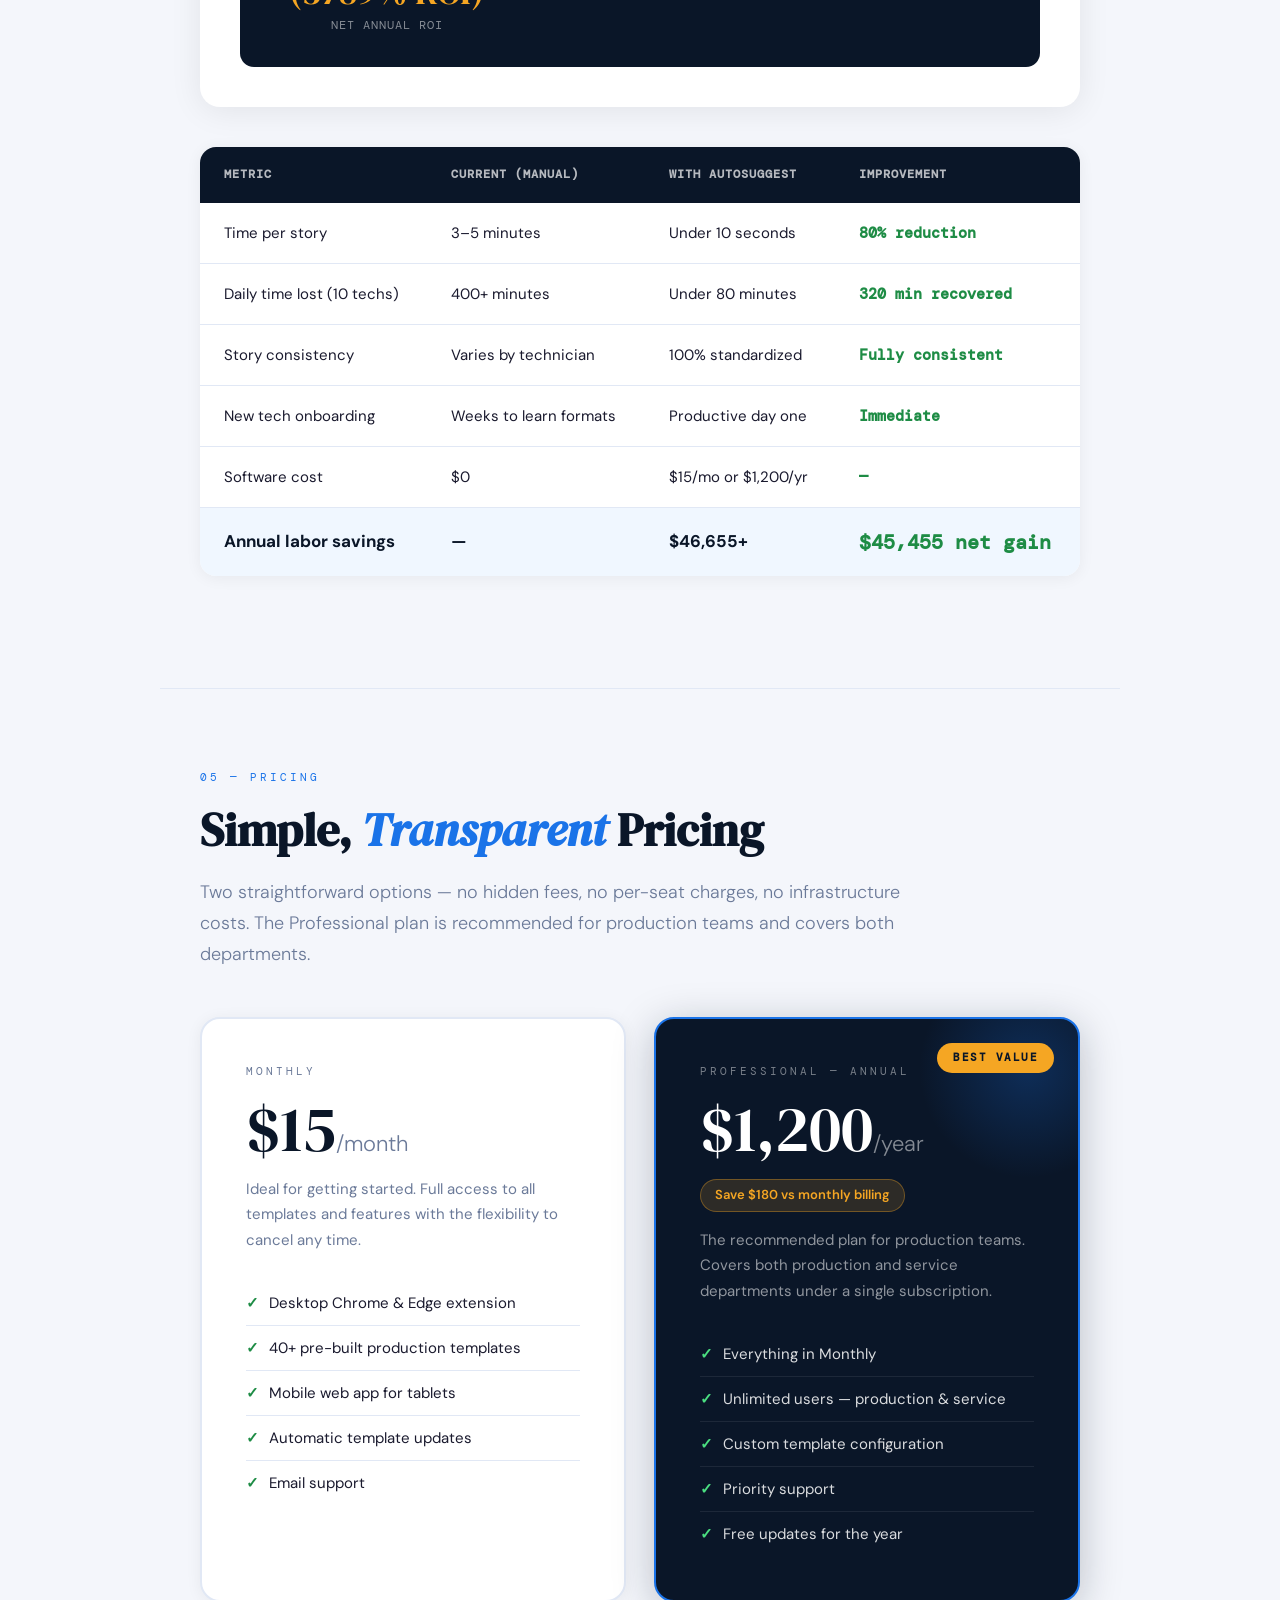
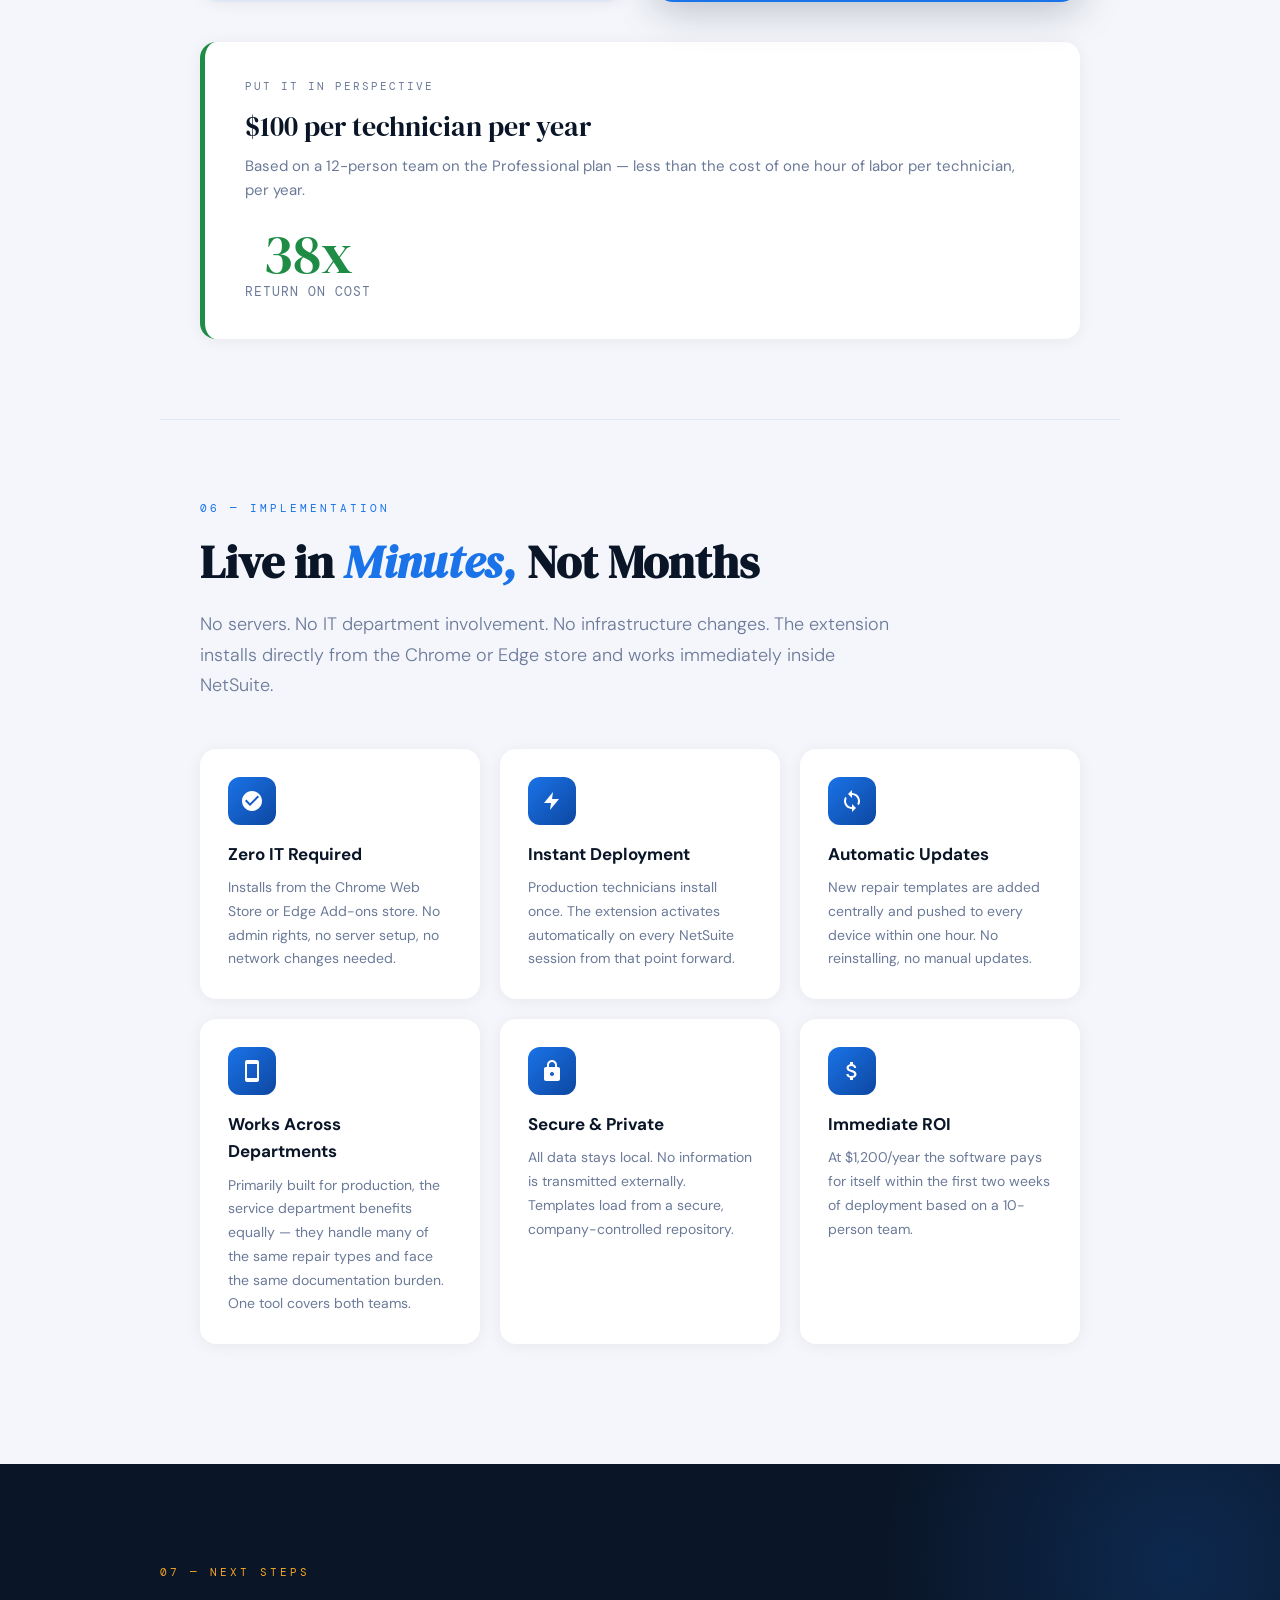
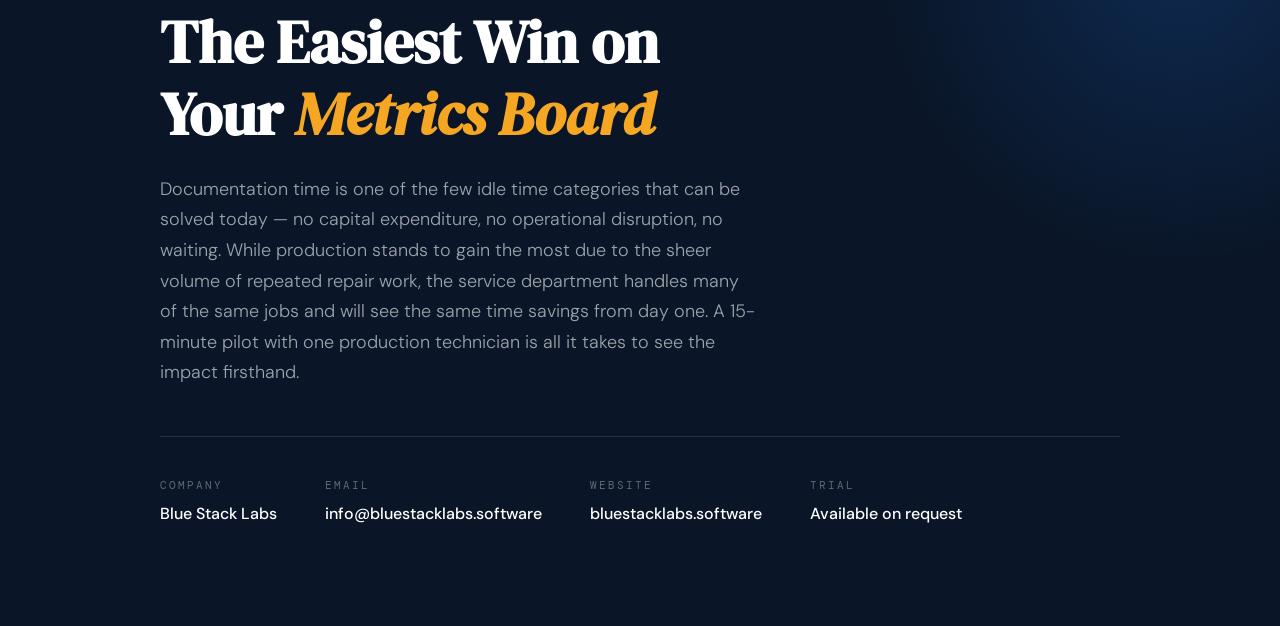
<file: BusinessProposition.html>
<!DOCTYPE html>
<html lang="en">
<head>
<meta charset="UTF-8">
<meta name="viewport" content="width=device-width, initial-scale=1.0">
<title>Story Template Autosuggest — Business Proposition</title>
<link href="https://fonts.googleapis.com/css2?family=DM+Serif+Display:ital@0;1&family=DM+Sans:wght@300;400;500;600;700&family=DM+Mono:wght@400;500&display=swap" rel="stylesheet">
<style>
  :root {
    --navy:   #0a1628;
    --blue:   #1a73e8;
    --dblue:  #0d47a1;
    --gold:   #f5a623;
    --green:  #1e8c45;
    --red:    #c0392b;
    --light:  #f4f6fb;
    --mid:    #e1e8f5;
    --text:   #1a1a2e;
    --muted:  #6b7a99;
    --white:  #ffffff;
  }

  * { margin:0; padding:0; box-sizing:border-box; }

  body {
    font-family: 'DM Sans', sans-serif;
    background: var(--light);
    color: var(--text);
    line-height: 1.6;
  }

  /* ── COVER PAGE ── */
  .cover {
    background: var(--navy);
    min-height: 100vh;
    display: flex;
    flex-direction: column;
    justify-content: center;
    padding: 80px;
    position: relative;
    overflow: hidden;
  }

  .cover::before {
    content: '';
    position: absolute;
    top: -200px; right: -200px;
    width: 600px; height: 600px;
    border-radius: 50%;
    background: radial-gradient(circle, rgba(26,115,232,0.25) 0%, transparent 70%);
  }

  .cover::after {
    content: '';
    position: absolute;
    bottom: -150px; left: -150px;
    width: 500px; height: 500px;
    border-radius: 50%;
    background: radial-gradient(circle, rgba(245,166,35,0.12) 0%, transparent 70%);
  }

  .cover-tag {
    font-family: 'DM Mono', monospace;
    font-size: 11px;
    letter-spacing: 3px;
    text-transform: uppercase;
    color: var(--gold);
    margin-bottom: 32px;
  }

  .cover h1 {
    font-family: 'DM Serif Display', serif;
    font-size: clamp(48px, 6vw, 80px);
    color: var(--white);
    line-height: 1.1;
    margin-bottom: 24px;
    max-width: 800px;
  }

  .cover h1 em {
    font-style: italic;
    color: var(--gold);
  }

  .cover-sub {
    font-size: 20px;
    color: rgba(255,255,255,0.65);
    max-width: 560px;
    margin-bottom: 60px;
    font-weight: 300;
  }

  .cover-meta {
    display: flex;
    gap: 48px;
    border-top: 1px solid rgba(255,255,255,0.12);
    padding-top: 40px;
  }

  .cover-meta-item label {
    font-size: 11px;
    letter-spacing: 2px;
    text-transform: uppercase;
    color: rgba(255,255,255,0.4);
    display: block;
    margin-bottom: 6px;
    font-family: 'DM Mono', monospace;
  }

  .cover-meta-item span {
    font-size: 16px;
    color: var(--white);
    font-weight: 500;
  }

  /* ── SECTIONS ── */
  .section {
    max-width: 960px;
    margin: 0 auto;
    padding: 80px 40px;
  }

  .section + .section {
    border-top: 1px solid var(--mid);
  }

  .section-label {
    font-family: 'DM Mono', monospace;
    font-size: 11px;
    letter-spacing: 3px;
    text-transform: uppercase;
    color: var(--blue);
    margin-bottom: 16px;
  }

  .section h2 {
    font-family: 'DM Serif Display', serif;
    font-size: clamp(30px, 4vw, 46px);
    line-height: 1.2;
    margin-bottom: 20px;
    color: var(--navy);
  }

  .section h2 em {
    font-style: italic;
    color: var(--blue);
  }

  .lead {
    font-size: 18px;
    color: var(--muted);
    max-width: 700px;
    margin-bottom: 48px;
    font-weight: 300;
    line-height: 1.7;
  }

  /* ── PROBLEM CARDS ── */
  .problem-grid {
    display: grid;
    grid-template-columns: repeat(auto-fit, minmax(280px, 1fr));
    gap: 20px;
    margin-bottom: 40px;
  }

  .problem-card {
    background: var(--white);
    border-radius: 16px;
    padding: 32px;
    border-left: 4px solid var(--red);
    box-shadow: 0 2px 16px rgba(0,0,0,0.06);
  }

  .problem-card h3 {
    font-size: 17px;
    font-weight: 700;
    margin-bottom: 10px;
    color: var(--navy);
  }

  .problem-card p {
    font-size: 15px;
    color: var(--muted);
    line-height: 1.7;
  }

  /* ── IDLE TIME VISUAL ── */
  .idle-visual {
    background: var(--navy);
    border-radius: 20px;
    padding: 48px;
    margin: 48px 0;
    position: relative;
    overflow: hidden;
  }

  .idle-visual::before {
    content: '';
    position: absolute;
    top: -100px; right: -100px;
    width: 400px; height: 400px;
    border-radius: 50%;
    background: radial-gradient(circle, rgba(26,115,232,0.2) 0%, transparent 70%);
  }

  .idle-visual h3 {
    font-family: 'DM Serif Display', serif;
    font-size: 28px;
    color: var(--white);
    margin-bottom: 8px;
  }

  .idle-visual p {
    color: rgba(255,255,255,0.55);
    margin-bottom: 40px;
    font-size: 15px;
  }

  .time-bar-wrap {
    margin-bottom: 20px;
  }

  .time-bar-label {
    display: flex;
    justify-content: space-between;
    margin-bottom: 8px;
  }

  .time-bar-label span {
    font-size: 13px;
    color: rgba(255,255,255,0.7);
    font-weight: 500;
  }

  .time-bar-label strong {
    font-family: 'DM Mono', monospace;
    font-size: 13px;
    color: var(--white);
  }

  .time-bar {
    height: 12px;
    background: rgba(255,255,255,0.08);
    border-radius: 6px;
    overflow: hidden;
  }

  .time-bar-fill {
    height: 100%;
    border-radius: 6px;
    transition: width 1s ease;
  }

  .bar-red    { background: linear-gradient(90deg, #c0392b, #e74c3c); }
  .bar-orange { background: linear-gradient(90deg, #e67e22, #f39c12); }
  .bar-gold   { background: linear-gradient(90deg, #f5a623, #f8c15a); }
  .bar-green  { background: linear-gradient(90deg, #27ae60, #2ecc71); }
  .bar-blue   { background: linear-gradient(90deg, #1a73e8, #4a9cf5); }

  .idle-note {
    margin-top: 32px;
    padding: 20px 24px;
    background: rgba(245,166,35,0.12);
    border-left: 3px solid var(--gold);
    border-radius: 8px;
  }

  .idle-note p {
    color: rgba(255,255,255,0.85);
    font-size: 15px;
    margin: 0;
    font-style: italic;
  }

  /* ── BIG STATS ── */
  .stat-row {
    display: grid;
    grid-template-columns: repeat(auto-fit, minmax(200px, 1fr));
    gap: 24px;
    margin: 48px 0;
  }

  .stat-box {
    background: var(--white);
    border-radius: 16px;
    padding: 32px 28px;
    box-shadow: 0 2px 16px rgba(0,0,0,0.06);
    text-align: center;
    border-top: 4px solid var(--blue);
  }

  .stat-box.gold  { border-top-color: var(--gold); }
  .stat-box.green { border-top-color: var(--green); }
  .stat-box.navy  { border-top-color: var(--navy); }

  .stat-num {
    font-family: 'DM Serif Display', serif;
    font-size: 52px;
    color: var(--navy);
    line-height: 1;
    margin-bottom: 8px;
  }

  .stat-num span { color: var(--blue); }
  .stat-box.gold  .stat-num span { color: var(--gold); }
  .stat-box.green .stat-num span { color: var(--green); }

  .stat-label {
    font-size: 14px;
    color: var(--muted);
    font-weight: 500;
    text-transform: uppercase;
    letter-spacing: 0.5px;
  }

  .stat-sub {
    font-size: 12px;
    color: var(--mid);
    margin-top: 6px;
  }

  /* ── ROI TABLE ── */
  .roi-table {
    width: 100%;
    border-collapse: collapse;
    margin: 32px 0;
    background: var(--white);
    border-radius: 16px;
    overflow: hidden;
    box-shadow: 0 2px 16px rgba(0,0,0,0.06);
  }

  .roi-table th {
    background: var(--navy);
    color: rgba(255,255,255,0.7);
    font-size: 12px;
    font-weight: 600;
    letter-spacing: 1px;
    text-transform: uppercase;
    padding: 18px 24px;
    text-align: left;
    font-family: 'DM Mono', monospace;
  }

  .roi-table td {
    padding: 18px 24px;
    font-size: 15px;
    border-bottom: 1px solid var(--mid);
    color: var(--text);
  }

  .roi-table tr:last-child td {
    border-bottom: none;
    background: #f0f7ff;
    font-weight: 700;
    font-size: 17px;
    color: var(--navy);
  }

  .roi-table td:last-child {
    font-family: 'DM Mono', monospace;
    color: var(--green);
    font-weight: 600;
  }

  .roi-table tr:last-child td:last-child {
    color: var(--green);
    font-size: 20px;
  }

  /* ── HOW IT WORKS ── */
  .steps {
    display: grid;
    grid-template-columns: repeat(auto-fit, minmax(240px, 1fr));
    gap: 24px;
    margin: 40px 0;
  }

  .step {
    background: var(--white);
    border-radius: 16px;
    padding: 32px;
    box-shadow: 0 2px 16px rgba(0,0,0,0.06);
    position: relative;
  }

  .step-num {
    font-family: 'DM Serif Display', serif;
    font-size: 64px;
    color: var(--mid);
    line-height: 1;
    margin-bottom: 12px;
  }

  .step h3 {
    font-size: 18px;
    font-weight: 700;
    margin-bottom: 10px;
    color: var(--navy);
  }

  .step p {
    font-size: 15px;
    color: var(--muted);
    line-height: 1.7;
  }

  .step-time {
    display: inline-block;
    margin-top: 14px;
    background: var(--light);
    border-radius: 20px;
    padding: 4px 14px;
    font-size: 13px;
    font-weight: 600;
    color: var(--blue);
    font-family: 'DM Mono', monospace;
  }

  /* ── COMPARISON ── */
  .compare {
    display: grid;
    grid-template-columns: 1fr 1fr;
    gap: 24px;
    margin: 40px 0;
  }

  .compare-col {
    background: var(--white);
    border-radius: 16px;
    overflow: hidden;
    box-shadow: 0 2px 16px rgba(0,0,0,0.06);
  }

  .compare-head {
    padding: 20px 28px;
    font-weight: 700;
    font-size: 16px;
    letter-spacing: 0.5px;
  }

  .compare-head.red   { background: #fdf2f2; color: var(--red); border-bottom: 3px solid var(--red); }
  .compare-head.green { background: #f0faf4; color: var(--green); border-bottom: 3px solid var(--green); }

  .compare-list {
    padding: 20px 28px;
    list-style: none;
  }

  .compare-list li {
    padding: 10px 0;
    font-size: 15px;
    color: var(--text);
    border-bottom: 1px solid var(--mid);
    display: flex;
    align-items: flex-start;
    gap: 10px;
    line-height: 1.5;
  }

  .compare-list li:last-child { border-bottom: none; }

  .compare-list li::before {
    flex-shrink: 0;
    margin-top: 2px;
  }

  .compare-col.bad  li::before { content: '✗'; color: var(--red); font-weight: 700; }
  .compare-col.good li::before { content: '✓'; color: var(--green); font-weight: 700; }

  /* ── IMPLEMENTATION ── */
  .impl-grid {
    display: grid;
    grid-template-columns: repeat(auto-fit, minmax(260px, 1fr));
    gap: 20px;
    margin: 40px 0;
  }

  .impl-card {
    background: var(--white);
    border-radius: 16px;
    padding: 28px;
    box-shadow: 0 2px 16px rgba(0,0,0,0.06);
  }

  .impl-card .impl-icon {
    width: 48px;
    height: 48px;
    border-radius: 12px;
    background: linear-gradient(135deg, var(--blue), var(--dblue));
    display: flex;
    align-items: center;
    justify-content: center;
    margin-bottom: 16px;
  }

  .impl-card .impl-icon svg {
    width: 24px;
    height: 24px;
    fill: white;
  }

  .impl-card h3 {
    font-size: 17px;
    font-weight: 700;
    margin-bottom: 8px;
    color: var(--navy);
  }

  .impl-card p {
    font-size: 14px;
    color: var(--muted);
    line-height: 1.7;
  }

  /* ── CLOSING ── */
  .closing {
    background: var(--navy);
    padding: 100px 80px;
    position: relative;
    overflow: hidden;
  }

  .closing::before {
    content: '';
    position: absolute;
    top: -200px; right: -200px;
    width: 600px; height: 600px;
    border-radius: 50%;
    background: radial-gradient(circle, rgba(26,115,232,0.2) 0%, transparent 70%);
  }

  .closing-inner {
    max-width: 960px;
    margin: 0 auto;
    position: relative;
  }

  .closing h2 {
    font-family: 'DM Serif Display', serif;
    font-size: clamp(36px, 5vw, 60px);
    color: var(--white);
    margin-bottom: 24px;
    line-height: 1.2;
  }

  .closing h2 em {
    font-style: italic;
    color: var(--gold);
  }

  .closing p {
    font-size: 18px;
    color: rgba(255,255,255,0.6);
    max-width: 600px;
    margin-bottom: 48px;
    font-weight: 300;
    line-height: 1.7;
  }

  .closing-contact {
    display: flex;
    gap: 48px;
    border-top: 1px solid rgba(255,255,255,0.1);
    padding-top: 40px;
    flex-wrap: wrap;
  }

  .closing-contact-item label {
    display: block;
    font-size: 11px;
    letter-spacing: 2px;
    text-transform: uppercase;
    color: rgba(255,255,255,0.35);
    margin-bottom: 6px;
    font-family: 'DM Mono', monospace;
  }

  .closing-contact-item span {
    font-size: 16px;
    color: var(--white);
    font-weight: 500;
  }

  /* ── CALCULATOR ── */
  .calc-wrap {
    background: var(--white);
    border-radius: 20px;
    padding: 40px;
    box-shadow: 0 4px 32px rgba(0,0,0,0.08);
    margin: 40px 0;
  }

  .calc-wrap h3 {
    font-family: 'DM Serif Display', serif;
    font-size: 26px;
    margin-bottom: 8px;
    color: var(--navy);
  }

  .calc-wrap p {
    color: var(--muted);
    margin-bottom: 32px;
    font-size: 15px;
  }

  .calc-inputs {
    display: grid;
    grid-template-columns: repeat(auto-fit, minmax(200px, 1fr));
    gap: 20px;
    margin-bottom: 32px;
  }

  .calc-field label {
    display: block;
    font-size: 12px;
    font-weight: 600;
    letter-spacing: 0.5px;
    text-transform: uppercase;
    color: var(--muted);
    margin-bottom: 8px;
  }

  .calc-field input {
    width: 100%;
    padding: 14px 16px;
    border: 2px solid var(--mid);
    border-radius: 10px;
    font-size: 16px;
    font-family: 'DM Sans', sans-serif;
    color: var(--navy);
    font-weight: 600;
    transition: border-color 0.2s;
    background: var(--light);
  }

  .calc-field input:focus {
    outline: none;
    border-color: var(--blue);
    background: white;
  }

  .calc-results {
    background: var(--navy);
    border-radius: 14px;
    padding: 32px;
    display: grid;
    grid-template-columns: repeat(auto-fit, minmax(180px, 1fr));
    gap: 24px;
  }

  .calc-result-item {
    text-align: center;
  }

  .calc-result-item .val {
    font-family: 'DM Serif Display', serif;
    font-size: 36px;
    color: var(--white);
    line-height: 1;
    margin-bottom: 6px;
  }

  .calc-result-item .val.highlight { color: var(--gold); }

  .calc-result-item .lbl {
    font-size: 12px;
    color: rgba(255,255,255,0.5);
    text-transform: uppercase;
    letter-spacing: 1px;
    font-family: 'DM Mono', monospace;
  }

  @media (max-width: 768px) {
    .cover { padding: 48px 28px; }
    .cover-meta { flex-wrap: wrap; gap: 24px; }
    .section { padding: 60px 24px; }
    .compare { grid-template-columns: 1fr; }
    .closing { padding: 60px 28px; }
    .idle-visual { padding: 32px 24px; }
  }

  @media print {
    .cover { min-height: auto; padding: 60px; }
    .section { padding: 48px 40px; }
  }
</style>
</head>
<body>

<!-- ══ COVER ══════════════════════════════════════════════════════ -->
<div class="cover">
  <div class="cover-tag">Business Proposition — Confidential</div>
  <h1>Recovering <em>Lost Time</em><br>on the Production Floor</h1>
  <p class="cover-sub">A data-driven case for reducing idle documentation time and improving production technician productivity through intelligent story automation.</p>
  <div class="cover-meta">
    <div class="cover-meta-item">
      <label>Prepared by</label>
      <span>Blue Stack Labs</span>
    </div>
    <div class="cover-meta-item">
      <label>Product</label>
      <span>Story Template Autosuggest</span>
    </div>
    <div class="cover-meta-item">
      <label>Contact</label>
      <span>info@bluestacklabs.software</span>
    </div>
    <div class="cover-meta-item">
      <label>Date</label>
      <span id="doc-date"></span>
    </div>
  </div>
</div>

<!-- ══ EXECUTIVE SUMMARY ══════════════════════════════════════════ -->
<div class="section">
  <div class="section-label">01 — Executive Summary</div>
  <h2>Idle Time is a <em>Measurable</em> Problem</h2>
  <p class="lead">Every minute a production technician spends typing repetitive documentation in NetSuite is a minute not spent building. Production sees the highest volume of repeated repair types — the same jobs, the same stories, written from scratch every single time. When reviewing daily metrics, story-writing time appears as idle time — a hidden drain that compounds across every technician, every shift, every day.</p>

  <div class="stat-row">
    <div class="stat-box">
      <div class="stat-num"><span>15+</span></div>
      <div class="stat-label">Minutes lost per tech daily</div>
      <div class="stat-sub">Writing repetitive stories</div>
    </div>
    <div class="stat-box gold">
      <div class="stat-num"><span>80</span>%</div>
      <div class="stat-label">Reduction in story time</div>
      <div class="stat-sub">5 minutes → under 1 minute</div>
    </div>
    <div class="stat-box green">
      <div class="stat-num"><span>$46K+</span></div>
      <div class="stat-label">Annual savings (10 techs)</div>
      <div class="stat-sub">At $35/hr average labor rate</div>
    </div>
    <div class="stat-box navy">
      <div class="stat-num"><span>0</span></div>
      <div class="stat-label">Days to deploy</div>
      <div class="stat-sub">Browser extension, no IT required</div>
    </div>
  </div>
</div>

<!-- ══ THE PROBLEM ════════════════════════════════════════════════ -->
<div class="section">
  <div class="section-label">02 — The Problem</div>
  <h2>Where Time <em>Disappears</em></h2>
  <p class="lead">Idle time on the production floor comes from many sources. Story documentation is one of the most overlooked — it happens constantly, on every job, and it never shows up as a line item until you measure it.</p>

  <!-- Idle time breakdown bar chart -->
  <div class="idle-visual">
    <h3>Where Production Technician Time Goes</h3>
    <p>Approximate breakdown of non-wrench time per shift</p>

    <div class="time-bar-wrap">
      <div class="time-bar-label">
        <span>Waiting for parts / approvals</span>
        <strong>35%</strong>
      </div>
      <div class="time-bar"><div class="time-bar-fill bar-red" style="width:35%"></div></div>
    </div>

    <div class="time-bar-wrap">
      <div class="time-bar-label">
        <span>Walking / staging / setup</span>
        <strong>22%</strong>
      </div>
      <div class="time-bar"><div class="time-bar-fill bar-orange" style="width:22%"></div></div>
    </div>

    <div class="time-bar-wrap">
      <div class="time-bar-label">
        <span>Manual story / documentation writing</span>
        <strong>18%</strong>
      </div>
      <div class="time-bar"><div class="time-bar-fill bar-gold" style="width:18%"></div></div>
    </div>

    <div class="time-bar-wrap">
      <div class="time-bar-label">
        <span>Team communication / handoffs</span>
        <strong>15%</strong>
      </div>
      <div class="time-bar"><div class="time-bar-fill bar-blue" style="width:15%"></div></div>
    </div>

    <div class="time-bar-wrap">
      <div class="time-bar-label">
        <span>Other admin tasks</span>
        <strong>10%</strong>
      </div>
      <div class="time-bar"><div class="time-bar-fill bar-green" style="width:10%"></div></div>
    </div>

    <div class="idle-note">
      <p>Story documentation (18%) is the only idle time category that can be reduced immediately with zero infrastructure changes. Parts delays, walking time, and handoffs require operational changes. Documentation does not.</p>
    </div>
  </div>

  <div class="problem-grid">
    <div class="problem-card">
      <h3>Repetitive by Nature</h3>
      <p>Production floors see the same 40+ repair types every single day. Every technician types the same cause-and-correction format from memory — introducing inconsistency and wasted effort on work that never changes.</p>
    </div>
    <div class="problem-card">
      <h3>Compounds Across the Team</h3>
      <p>At 8 stories per day, 5 minutes each — a 10-person team loses over 400 minutes of productive capacity every single shift to documentation alone.</p>
    </div>
    <div class="problem-card">
      <h3>Invisible on Dashboards</h3>
      <p>Story time doesn't clock in as a separate metric. It hides inside job completion time and end-of-shift idle time, making it easy to overlook in standard reporting.</p>
    </div>
    <div class="problem-card">
      <h3>Quality Suffers Too</h3>
      <p>Rushed documentation leads to incomplete stories, spelling errors, and missing steps — creating downstream problems for warranty claims, audits, and production history.</p>
    </div>
  </div>

  <!-- Dual department callout -->
  <div style="background: linear-gradient(135deg, #0a1628, #1a2a45); border-radius: 20px; padding: 48px; margin-top: 16px; position: relative; overflow: hidden;">
    <div style="position:absolute; top:-80px; right:-80px; width:300px; height:300px; border-radius:50%; background: radial-gradient(circle, rgba(245,166,35,0.15) 0%, transparent 70%);"></div>
    <div style="display: grid; grid-template-columns: 1fr 1fr; gap: 40px; position: relative;">

      <div>
        <div style="font-family:'DM Mono',monospace; font-size:11px; letter-spacing:3px; text-transform:uppercase; color: #f5a623; margin-bottom:14px;">Primary Impact</div>
        <h3 style="font-family:'DM Serif Display',serif; font-size:26px; color:white; margin-bottom:12px;">Production Department</h3>
        <p style="color:rgba(255,255,255,0.6); font-size:15px; line-height:1.8;">Production sees the highest volume of repeated work — the same vehicle, the same defects, the same stories written dozens of times a day. This is where the time loss is greatest and where autosuggest delivers the most immediate impact. Every technician on the production floor is a candidate for immediate productivity gains.</p>
        <div style="margin-top:20px; display:flex; gap:12px; flex-wrap:wrap;">
          <span style="background:rgba(245,166,35,0.2); border:1px solid rgba(245,166,35,0.4); color:#f5a623; padding:6px 16px; border-radius:20px; font-size:13px; font-weight:600;">Highest Volume</span>
          <span style="background:rgba(245,166,35,0.2); border:1px solid rgba(245,166,35,0.4); color:#f5a623; padding:6px 16px; border-radius:20px; font-size:13px; font-weight:600;">Most Repetitive</span>
          <span style="background:rgba(245,166,35,0.2); border:1px solid rgba(245,166,35,0.4); color:#f5a623; padding:6px 16px; border-radius:20px; font-size:13px; font-weight:600;">Greatest ROI</span>
        </div>
      </div>

      <div style="border-left: 1px solid rgba(255,255,255,0.1); padding-left: 40px;">
        <div style="font-family:'DM Mono',monospace; font-size:11px; letter-spacing:3px; text-transform:uppercase; color: #4a9cf5; margin-bottom:14px;">Also Benefits</div>
        <h3 style="font-family:'DM Serif Display',serif; font-size:26px; color:white; margin-bottom:12px;">Service Department</h3>
        <p style="color:rgba(255,255,255,0.6); font-size:15px; line-height:1.8;">While service handles a broader range of repairs, a significant portion of service work overlaps with production — the same common defects, the same documentation requirements. Service technicians face identical documentation friction and will benefit from the same templates without any additional setup or cost.</p>
        <div style="margin-top:20px; display:flex; gap:12px; flex-wrap:wrap;">
          <span style="background:rgba(74,156,245,0.2); border:1px solid rgba(74,156,245,0.4); color:#4a9cf5; padding:6px 16px; border-radius:20px; font-size:13px; font-weight:600;">Shared Templates</span>
          <span style="background:rgba(74,156,245,0.2); border:1px solid rgba(74,156,245,0.4); color:#4a9cf5; padding:6px 16px; border-radius:20px; font-size:13px; font-weight:600;">No Extra Cost</span>
          <span style="background:rgba(74,156,245,0.2); border:1px solid rgba(74,156,245,0.4); color:#4a9cf5; padding:6px 16px; border-radius:20px; font-size:13px; font-weight:600;">Same Day One</span>
        </div>
      </div>

    </div>
  </div>

</div>

<!-- ══ THE SOLUTION ═══════════════════════════════════════════════ -->
<div class="section">
  <div class="section-label">03 — The Solution</div>
  <h2>Story Template <em>Autosuggest</em></h2>
  <p class="lead">A lightweight Chrome/Edge browser extension that integrates directly into NetSuite. Production technicians type two or three characters and press Tab. A complete, standardized repair story is inserted instantly.</p>

  <div class="steps">
    <div class="step">
      <div class="step-num">01</div>
      <h3>Production Tech Opens NetSuite</h3>
      <p>No change to existing workflow. Extension runs silently in the background, activating only in story text fields.</p>
      <span class="step-time">0 sec</span>
    </div>
    <div class="step">
      <div class="step-num">02</div>
      <h3>Types a Keyword</h3>
      <p>Types "air", "seat", "roof" or any trigger word. A dropdown appears instantly showing matching templates.</p>
      <span class="step-time">2 sec</span>
    </div>
    <div class="step">
      <div class="step-num">03</div>
      <h3>Presses Tab</h3>
      <p>The complete cause-and-correction story is inserted, perfectly formatted, ready to submit.</p>
      <span class="step-time">1 sec</span>
    </div>
    <div class="step">
      <div class="step-num">04</div>
      <h3>Back to Wrenching</h3>
      <p>Total time: under 5 seconds. Previously this took 3-5 minutes of manual typing per story.</p>
      <span class="step-time">Total: ~5 sec</span>
    </div>
  </div>

  <div class="compare">
    <div class="compare-col bad">
      <div class="compare-head red">Without Autosuggest</div>
      <ul class="compare-list">
        <li>Type entire story from memory each time</li>
        <li>3–5 minutes per story on average</li>
        <li>Inconsistent formatting across technicians</li>
        <li>Spelling errors and missing procedure steps</li>
        <li>Tab key creates unwanted indents mid-story</li>
        <li>High cognitive load during documentation</li>
        <li>New production techs take longer to learn formats</li>
      </ul>
    </div>
    <div class="compare-col good">
      <div class="compare-head green">With Autosuggest</div>
      <ul class="compare-list">
        <li>Type 2–3 characters, press Tab to complete</li>
        <li>Under 10 seconds per story</li>
        <li>Standardized format across every technician</li>
        <li>Zero spelling errors in template content</li>
        <li>Space bar dismisses suggestions naturally</li>
        <li>Minimal cognitive load — focus stays on the job</li>
        <li>New production techs productive from day one</li>
      </ul>
    </div>
  </div>
</div>

<!-- ══ ROI ════════════════════════════════════════════════════════ -->
<div class="section">
  <div class="section-label">04 — Return on Investment</div>
  <h2>The Numbers <em>Are Clear</em></h2>
  <p class="lead">Adjust the calculator below for your actual team size and labor rate. The ROI is immediate and measurable from the first week of deployment.</p>

  <div class="calc-wrap">
    <h3>ROI Calculator</h3>
    <p>Adjust values to match your team</p>
    <div class="calc-inputs">
      <div class="calc-field">
        <label>Number of Production Technicians</label>
        <input type="number" id="numTechs" value="10" min="1" max="500">
      </div>
      <div class="calc-field">
        <label>Stories Per Tech Per Day</label>
        <input type="number" id="storiesPerDay" value="8" min="1" max="50">
      </div>
      <div class="calc-field">
        <label>Avg Time Per Story (min)</label>
        <input type="number" id="timePerStory" value="5" min="1" max="30">
      </div>
      <div class="calc-field">
        <label>Avg Labor Rate ($/hr)</label>
        <input type="number" id="hourlyRate" value="35" min="10" max="200">
      </div>
    </div>
    <div class="calc-results">
      <div class="calc-result-item">
        <div class="val" id="r-daily">-</div>
        <div class="lbl">Hours saved / day</div>
      </div>
      <div class="calc-result-item">
        <div class="val" id="r-annual">-</div>
        <div class="lbl">Hours saved / year</div>
      </div>
      <div class="calc-result-item">
        <div class="val" id="r-savings">-</div>
        <div class="lbl">Cost savings / year</div>
      </div>
      <div class="calc-result-item">
        <div class="val highlight" id="r-roi">-</div>
        <div class="lbl">Net annual ROI</div>
      </div>
    </div>
  </div>

  <table class="roi-table">
    <thead>
      <tr>
        <th>Metric</th>
        <th>Current (Manual)</th>
        <th>With Autosuggest</th>
        <th>Improvement</th>
      </tr>
    </thead>
    <tbody>
      <tr>
        <td>Time per story</td>
        <td>3–5 minutes</td>
        <td>Under 10 seconds</td>
        <td>80% reduction</td>
      </tr>
      <tr>
        <td>Daily time lost (10 techs)</td>
        <td>400+ minutes</td>
        <td>Under 80 minutes</td>
        <td>320 min recovered</td>
      </tr>
      <tr>
        <td>Story consistency</td>
        <td>Varies by technician</td>
        <td>100% standardized</td>
        <td>Fully consistent</td>
      </tr>
      <tr>
        <td>New tech onboarding</td>
        <td>Weeks to learn formats</td>
        <td>Productive day one</td>
        <td>Immediate</td>
      </tr>
      <tr>
        <td>Software cost</td>
        <td>$0</td>
        <td>$15/mo or $1,200/yr</td>
        <td>—</td>
      </tr>
      <tr>
        <td>Annual labor savings</td>
        <td>—</td>
        <td>$46,655+</td>
        <td>$45,455 net gain</td>
      </tr>
    </tbody>
  </table>
</div>


<!-- ══ PRICING ═══════════════════════════════════════════════════ -->
<div class="section">
  <div class="section-label">05 — Pricing</div>
  <h2>Simple, <em>Transparent</em> Pricing</h2>
  <p class="lead">Two straightforward options — no hidden fees, no per-seat charges, no infrastructure costs. The Professional plan is recommended for production teams and covers both departments.</p>

  <div style="display: grid; grid-template-columns: 1fr 1fr; gap: 28px; margin: 40px 0;">

    <!-- Monthly -->
    <div style="background: white; border-radius: 20px; padding: 44px; box-shadow: 0 2px 16px rgba(0,0,0,0.06); border: 2px solid var(--mid); position: relative;">
      <div style="font-family:'DM Mono',monospace; font-size:11px; letter-spacing:3px; text-transform:uppercase; color:var(--muted); margin-bottom:16px;">Monthly</div>
      <div style="font-family:'DM Serif Display',serif; font-size:64px; color:var(--navy); line-height:1; margin-bottom:6px;">$15<span style="font-size:22px; color:var(--muted); font-family:'DM Sans',sans-serif; font-weight:300;">/month</span></div>
      <p style="color:var(--muted); font-size:15px; margin: 16px 0 28px; line-height:1.7;">Ideal for getting started. Full access to all templates and features with the flexibility to cancel any time.</p>
      <ul style="list-style:none; padding:0;">
        <li style="padding:10px 0; border-bottom:1px solid var(--mid); font-size:15px; color:var(--text); display:flex; gap:10px; align-items:flex-start;"><span style="color:var(--green); font-weight:700; flex-shrink:0;">✓</span> Desktop Chrome &amp; Edge extension</li>
        <li style="padding:10px 0; border-bottom:1px solid var(--mid); font-size:15px; color:var(--text); display:flex; gap:10px; align-items:flex-start;"><span style="color:var(--green); font-weight:700; flex-shrink:0;">✓</span> 40+ pre-built production templates</li>
        <li style="padding:10px 0; border-bottom:1px solid var(--mid); font-size:15px; color:var(--text); display:flex; gap:10px; align-items:flex-start;"><span style="color:var(--green); font-weight:700; flex-shrink:0;">✓</span> Mobile web app for tablets</li>
        <li style="padding:10px 0; border-bottom:1px solid var(--mid); font-size:15px; color:var(--text); display:flex; gap:10px; align-items:flex-start;"><span style="color:var(--green); font-weight:700; flex-shrink:0;">✓</span> Automatic template updates</li>
        <li style="padding:10px 0; font-size:15px; color:var(--text); display:flex; gap:10px; align-items:flex-start;"><span style="color:var(--green); font-weight:700; flex-shrink:0;">✓</span> Email support</li>
      </ul>
    </div>

    <!-- Annual Professional -->
    <div style="background: var(--navy); border-radius: 20px; padding: 44px; box-shadow: 0 8px 40px rgba(10,22,40,0.25); border: 2px solid var(--blue); position: relative; overflow: hidden;">
      <div style="position:absolute; top:-60px; right:-60px; width:220px; height:220px; border-radius:50%; background:radial-gradient(circle, rgba(26,115,232,0.25) 0%, transparent 70%);"></div>
      <!-- Recommended badge -->
      <div style="position:absolute; top:24px; right:24px; background:var(--gold); color:var(--navy); font-size:11px; font-weight:700; letter-spacing:1.5px; text-transform:uppercase; padding:6px 16px; border-radius:20px; font-family:'DM Mono',monospace;">Best Value</div>
      <div style="font-family:'DM Mono',monospace; font-size:11px; letter-spacing:3px; text-transform:uppercase; color:rgba(255,255,255,0.45); margin-bottom:16px; position:relative;">Professional — Annual</div>
      <div style="font-family:'DM Serif Display',serif; font-size:64px; color:white; line-height:1; margin-bottom:6px; position:relative;">$1,200<span style="font-size:22px; color:rgba(255,255,255,0.5); font-family:'DM Sans',sans-serif; font-weight:300;">/year</span></div>
      <!-- Savings callout -->
      <div style="display:inline-block; background:rgba(245,166,35,0.15); border:1px solid rgba(245,166,35,0.35); color:var(--gold); font-size:13px; font-weight:600; padding:5px 14px; border-radius:20px; margin:12px 0 16px; position:relative;">Save $180 vs monthly billing</div>
      <p style="color:rgba(255,255,255,0.55); font-size:15px; margin-bottom:28px; line-height:1.7; position:relative;">The recommended plan for production teams. Covers both production and service departments under a single subscription.</p>
      <ul style="list-style:none; padding:0; position:relative;">
        <li style="padding:10px 0; border-bottom:1px solid rgba(255,255,255,0.08); font-size:15px; color:rgba(255,255,255,0.85); display:flex; gap:10px; align-items:flex-start;"><span style="color:#4ade80; font-weight:700; flex-shrink:0;">✓</span> Everything in Monthly</li>
        <li style="padding:10px 0; border-bottom:1px solid rgba(255,255,255,0.08); font-size:15px; color:rgba(255,255,255,0.85); display:flex; gap:10px; align-items:flex-start;"><span style="color:#4ade80; font-weight:700; flex-shrink:0;">✓</span> Unlimited users — production &amp; service</li>
        <li style="padding:10px 0; border-bottom:1px solid rgba(255,255,255,0.08); font-size:15px; color:rgba(255,255,255,0.85); display:flex; gap:10px; align-items:flex-start;"><span style="color:#4ade80; font-weight:700; flex-shrink:0;">✓</span> Custom template configuration</li>
        <li style="padding:10px 0; border-bottom:1px solid rgba(255,255,255,0.08); font-size:15px; color:rgba(255,255,255,0.85); display:flex; gap:10px; align-items:flex-start;"><span style="color:#4ade80; font-weight:700; flex-shrink:0;">✓</span> Priority support</li>
        <li style="padding:10px 0; font-size:15px; color:rgba(255,255,255,0.85); display:flex; gap:10px; align-items:flex-start;"><span style="color:#4ade80; font-weight:700; flex-shrink:0;">✓</span> Free updates for the year</li>
      </ul>
    </div>

  </div>

  <!-- Cost per tech callout -->
  <div style="background:white; border-radius:16px; padding:36px 40px; box-shadow:0 2px 16px rgba(0,0,0,0.06); display:flex; align-items:center; justify-content:space-between; flex-wrap:wrap; gap:24px; border-left: 5px solid var(--green);">
    <div>
      <div style="font-family:'DM Mono',monospace; font-size:11px; letter-spacing:2px; text-transform:uppercase; color:var(--muted); margin-bottom:8px;">Put It In Perspective</div>
      <div style="font-family:'DM Serif Display',serif; font-size:28px; color:var(--navy);">$100 per technician per year</div>
      <p style="color:var(--muted); font-size:15px; margin-top:6px;">Based on a 12-person team on the Professional plan — less than the cost of one hour of labor per technician, per year.</p>
    </div>
    <div style="text-align:center; flex-shrink:0;">
      <div style="font-family:'DM Serif Display',serif; font-size:56px; color:var(--green); line-height:1;">38x</div>
      <div style="font-size:13px; color:var(--muted); font-family:'DM Mono',monospace; letter-spacing:1px; text-transform:uppercase;">Return on cost</div>
    </div>
  </div>

</div>

<!-- ══ IMPLEMENTATION ═════════════════════════════════════════════ -->
<div class="section">
  <div class="section-label">06 — Implementation</div>
  <h2>Live in <em>Minutes,</em> Not Months</h2>
  <p class="lead">No servers. No IT department involvement. No infrastructure changes. The extension installs directly from the Chrome or Edge store and works immediately inside NetSuite.</p>

  <div class="impl-grid">
    <div class="impl-card">
      <div class="impl-icon">
        <svg viewBox="0 0 24 24"><path d="M12 2C6.48 2 2 6.48 2 12s4.48 10 10 10 10-4.48 10-10S17.52 2 12 2zm-2 15l-5-5 1.41-1.41L10 14.17l7.59-7.59L19 8l-9 9z"/></svg>
      </div>
      <h3>Zero IT Required</h3>
      <p>Installs from the Chrome Web Store or Edge Add-ons store. No admin rights, no server setup, no network changes needed.</p>
    </div>
    <div class="impl-card">
      <div class="impl-icon">
        <svg viewBox="0 0 24 24"><path d="M13 3L4 14h7l-1 7 9-11h-7l1-7z"/></svg>
      </div>
      <h3>Instant Deployment</h3>
      <p>Production technicians install once. The extension activates automatically on every NetSuite session from that point forward.</p>
    </div>
    <div class="impl-card">
      <div class="impl-icon">
        <svg viewBox="0 0 24 24"><path d="M12 4V1L8 5l4 4V6c3.31 0 6 2.69 6 6 0 1.01-.25 1.97-.7 2.8l1.46 1.46C19.54 15.03 20 13.57 20 12c0-4.42-3.58-8-8-8zm0 14c-3.31 0-6-2.69-6-6 0-1.01.25-1.97.7-2.8L5.24 7.74C4.46 8.97 4 10.43 4 12c0 4.42 3.58 8 8 8v3l4-4-4-4v3z"/></svg>
      </div>
      <h3>Automatic Updates</h3>
      <p>New repair templates are added centrally and pushed to every device within one hour. No reinstalling, no manual updates.</p>
    </div>
    <div class="impl-card">
      <div class="impl-icon">
        <svg viewBox="0 0 24 24"><path d="M17 1H7c-1.1 0-2 .9-2 2v18c0 1.1.9 2 2 2h10c1.1 0 2-.9 2-2V3c0-1.1-.9-2-2-2zm0 18H7V5h10v14z"/></svg>
      </div>
      <h3>Works Across Departments</h3>
      <p>Primarily built for production, the service department benefits equally — they handle many of the same repair types and face the same documentation burden. One tool covers both teams.</p>
    </div>
    <div class="impl-card">
      <div class="impl-icon">
        <svg viewBox="0 0 24 24"><path d="M18 8h-1V6c0-2.76-2.24-5-5-5S7 3.24 7 6v2H6c-1.1 0-2 .9-2 2v10c0 1.1.9 2 2 2h12c1.1 0 2-.9 2-2V10c0-1.1-.9-2-2-2zm-6 9c-1.1 0-2-.9-2-2s.9-2 2-2 2 .9 2 2-.9 2-2 2zm3.1-9H8.9V6c0-1.71 1.39-3.1 3.1-3.1 1.71 0 3.1 1.39 3.1 3.1v2z"/></svg>
      </div>
      <h3>Secure & Private</h3>
      <p>All data stays local. No information is transmitted externally. Templates load from a secure, company-controlled repository.</p>
    </div>
    <div class="impl-card">
      <div class="impl-icon">
        <svg viewBox="0 0 24 24"><path d="M11.8 10.9c-2.27-.59-3-1.2-3-2.15 0-1.09 1.01-1.85 2.7-1.85 1.78 0 2.44.85 2.5 2.1h2.21c-.07-1.72-1.12-3.3-3.21-3.81V3h-3v2.16c-1.94.42-3.5 1.68-3.5 3.61 0 2.31 1.91 3.46 4.7 4.13 2.5.6 3 1.48 3 2.41 0 .69-.49 1.79-2.7 1.79-2.06 0-2.87-.92-2.98-2.1h-2.2c.12 2.19 1.76 3.42 3.68 3.83V21h3v-2.15c1.95-.37 3.5-1.5 3.5-3.55 0-2.84-2.43-3.81-4.7-4.4z"/></svg>
      </div>
      <h3>Immediate ROI</h3>
      <p>At $1,200/year the software pays for itself within the first two weeks of deployment based on a 10-person team.</p>
    </div>
  </div>
</div>

<!-- ══ CLOSING ════════════════════════════════════════════════════ -->
<div class="closing">
  <div class="closing-inner">
    <div class="section-label" style="color:var(--gold); margin-bottom:24px;">07 — Next Steps</div>
    <h2>The Easiest Win on<br>Your <em>Metrics Board</em></h2>
    <p>Documentation time is one of the few idle time categories that can be solved today — no capital expenditure, no operational disruption, no waiting. While production stands to gain the most due to the sheer volume of repeated repair work, the service department handles many of the same jobs and will see the same time savings from day one. A 15-minute pilot with one production technician is all it takes to see the impact firsthand.</p>
    <div class="closing-contact">
      <div class="closing-contact-item">
        <label>Company</label>
        <span>Blue Stack Labs</span>
      </div>
      <div class="closing-contact-item">
        <label>Email</label>
        <span>info@bluestacklabs.software</span>
      </div>
      <div class="closing-contact-item">
        <label>Website</label>
        <span>bluestacklabs.software</span>
      </div>
      <div class="closing-contact-item">
        <label>Trial</label>
        <span>Available on request</span>
      </div>
    </div>
  </div>
</div>

<script>
  // Set today's date on cover
  document.getElementById('doc-date').textContent =
    new Date().toLocaleDateString('en-US', { year:'numeric', month:'long', day:'numeric' });

  // ROI Calculator
  function calc() {
    const techs    = parseInt(document.getElementById('numTechs').value)      || 0;
    const stories  = parseInt(document.getElementById('storiesPerDay').value)  || 0;
    const mins     = parseInt(document.getElementById('timePerStory').value)   || 0;
    const rate     = parseInt(document.getElementById('hourlyRate').value)     || 0;

    const savedMinsDay  = techs * stories * mins * 0.80;
    const savedHrsDay   = savedMinsDay / 60;
    const savedHrsYear  = savedHrsDay * 250;
    const grossSavings  = savedHrsYear * rate;
    const netSavings    = grossSavings - 1200;
    const roiPct        = ((netSavings / 1200) * 100).toFixed(0);

    document.getElementById('r-daily').textContent   = savedHrsDay.toFixed(1) + ' hrs';
    document.getElementById('r-annual').textContent  = Math.round(savedHrsYear).toLocaleString() + ' hrs';
    document.getElementById('r-savings').textContent = '$' + Math.round(grossSavings).toLocaleString();
    document.getElementById('r-roi').textContent     = '$' + Math.round(netSavings).toLocaleString()
                                                        + ' (' + roiPct + '% ROI)';
  }

  ['numTechs','storiesPerDay','timePerStory','hourlyRate'].forEach(id => {
    document.getElementById(id).addEventListener('input', calc);
  });

  calc();
</script>
</body>
</html>
</file>
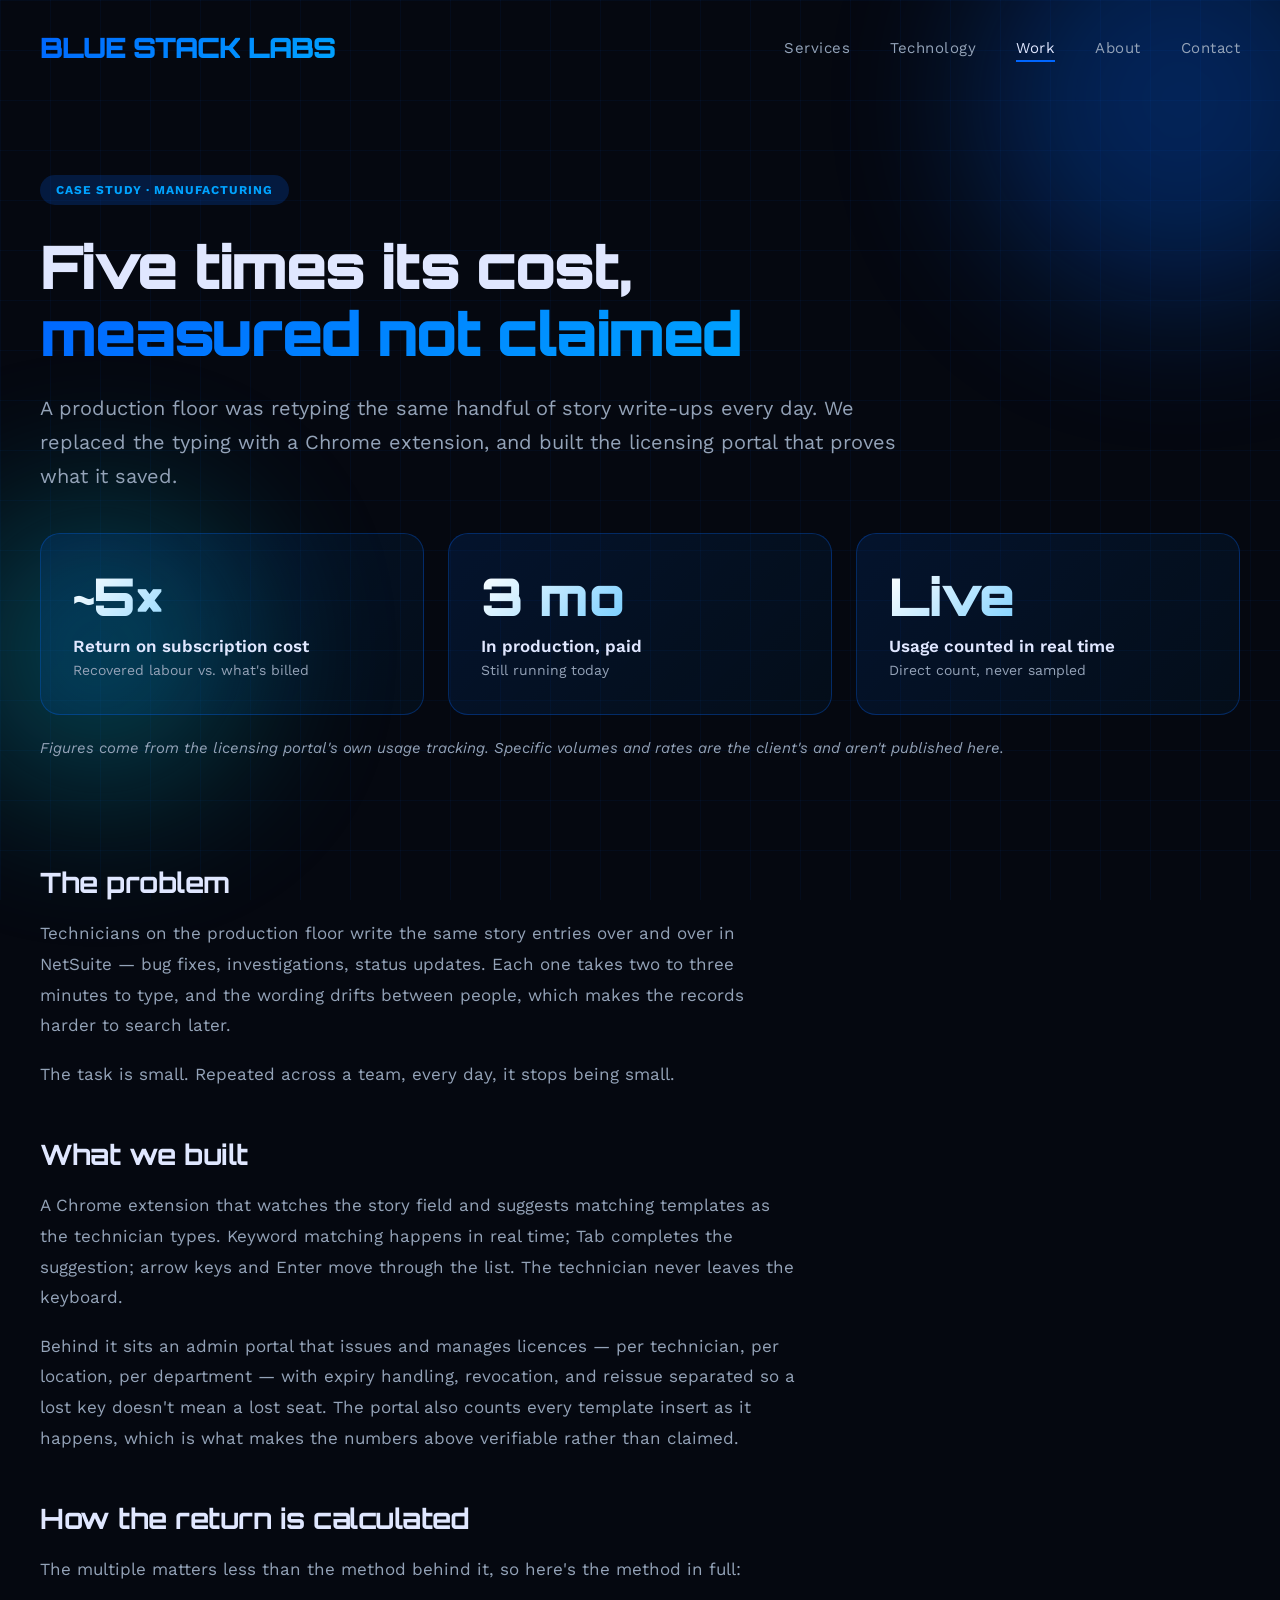
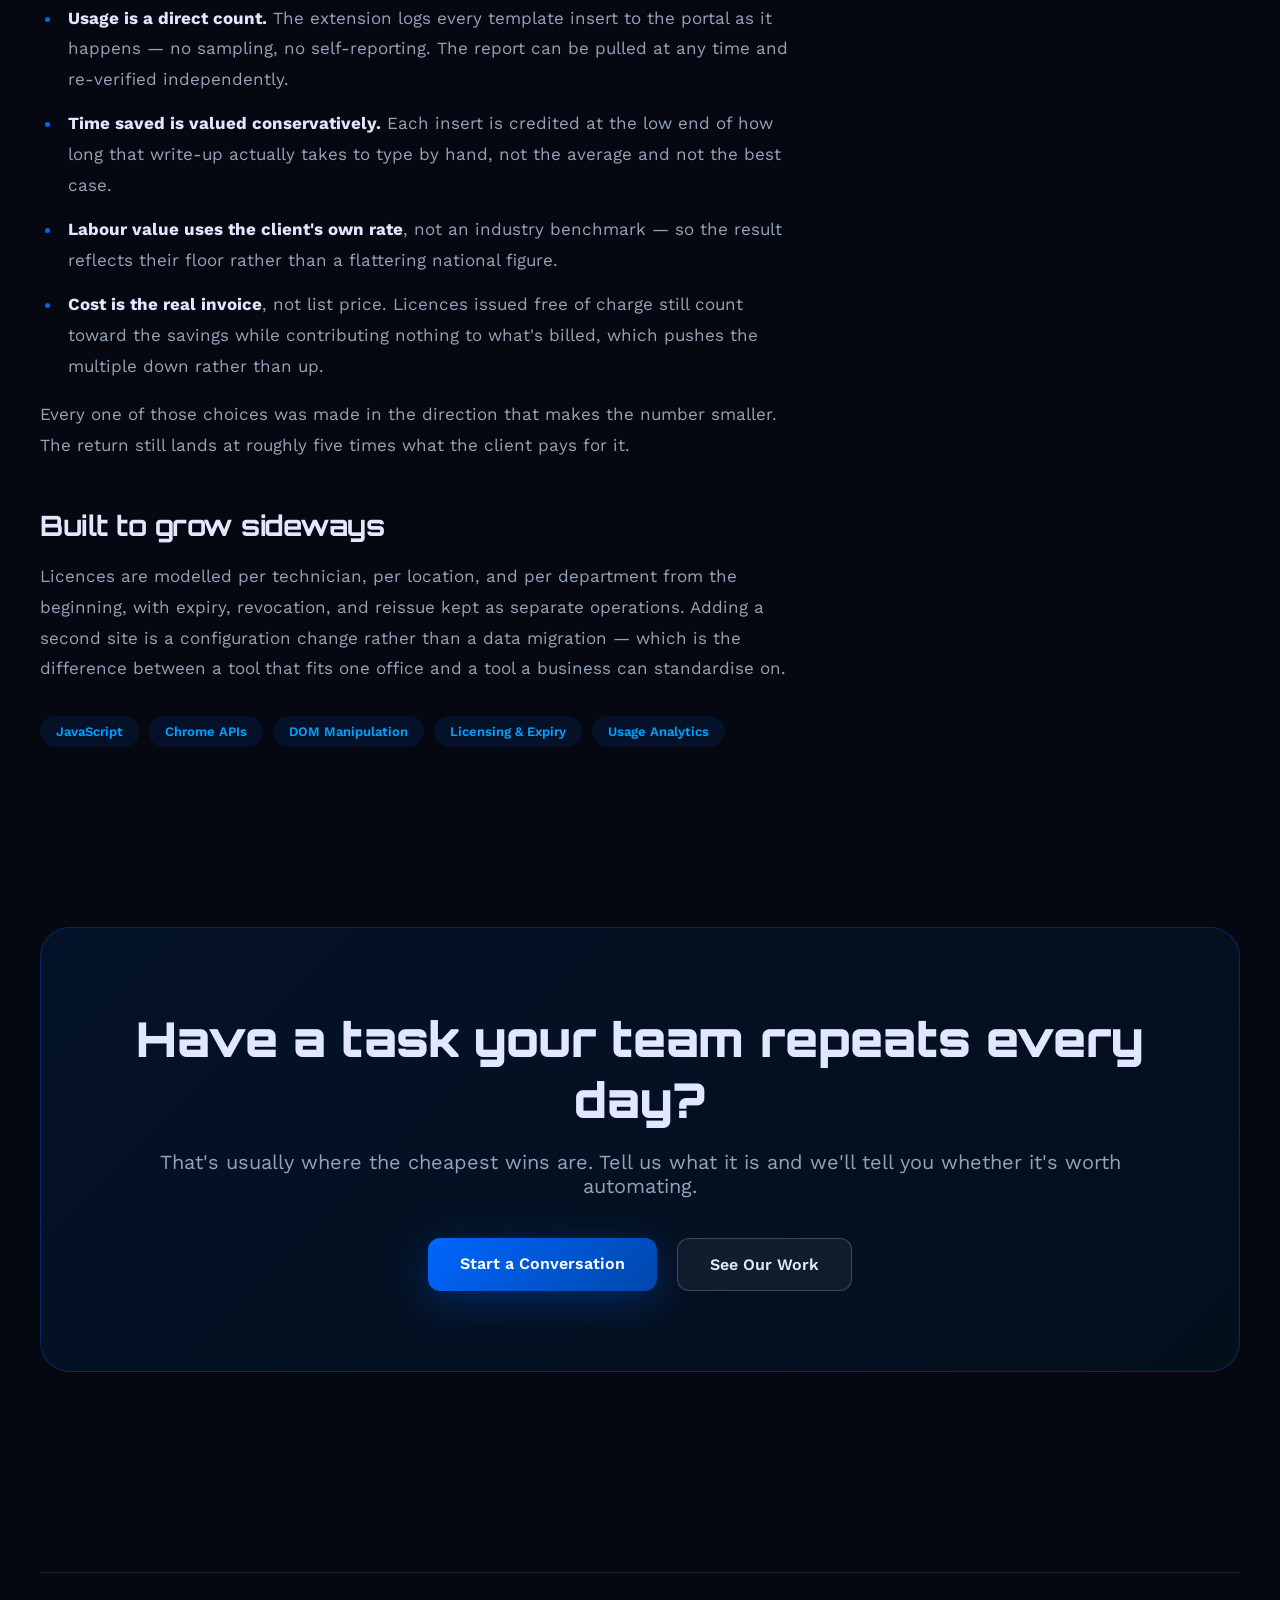
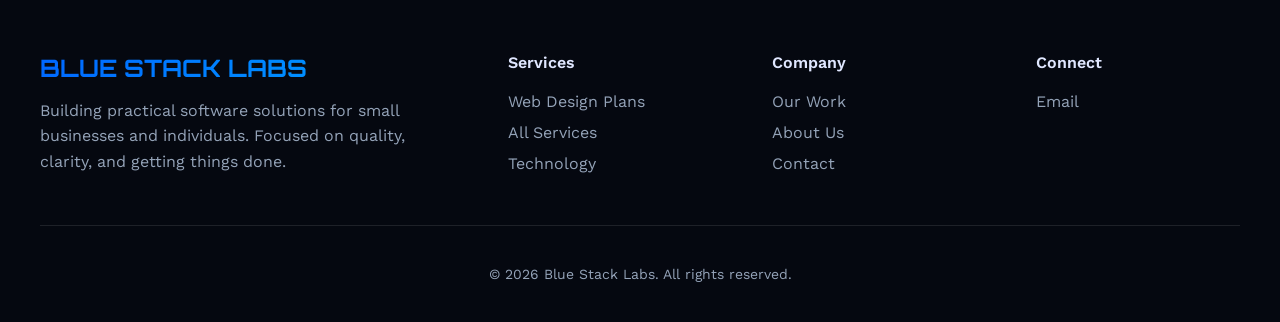
<file: case-study-autosuggest.html>
<!DOCTYPE html>
<html lang="en">
<head>
    <meta charset="UTF-8">
    <meta name="viewport" content="width=device-width, initial-scale=1.0">
    <title>Case Study: Story Template Autosuggest — Blue Stack Labs</title>
    <meta name="description" content="A Chrome extension and licensing portal built for a manufacturing client, returning roughly 5x its subscription cost in recovered labour — measured by direct count, not estimated.">
    <link rel="canonical" href="https://bluestacklabs.software/case-study-autosuggest.html">

    <!-- Open Graph / Twitter: without these, sharing a link anywhere renders
         a bare URL with no title, description, or image. -->
    <meta property="og:type" content="article">
    <meta property="og:site_name" content="Blue Stack Labs">
    <meta property="og:url" content="https://bluestacklabs.software/case-study-autosuggest.html">
    <meta property="og:title" content="Case Study: Story Template Autosuggest — Blue Stack Labs">
    <meta property="og:description" content="A Chrome extension and licensing portal returning roughly 5x its subscription cost in recovered labour — measured by direct count, not estimated.">
    <meta property="og:image" content="https://bluestacklabs.software/images/og-image.png">
    <meta property="og:image:width" content="1200">
    <meta property="og:image:height" content="630">
    <meta property="og:image:alt" content="Blue Stack Labs — Turning Ideas Into Working Software">
    <meta name="twitter:card" content="summary_large_image">
    <meta name="twitter:title" content="Case Study: Story Template Autosuggest — Blue Stack Labs">
    <meta name="twitter:description" content="A Chrome extension and licensing portal returning roughly 5x its subscription cost in recovered labour — measured by direct count, not estimated.">
    <meta name="twitter:image" content="https://bluestacklabs.software/images/og-image.png">
    <meta name="theme-color" content="#050810">

    <link rel="icon" type="image/svg+xml" href="/favicon.svg">
    <link rel="apple-touch-icon" href="/favicon.svg">
    <link rel="preconnect" href="https://fonts.googleapis.com">
    <link rel="preconnect" href="https://fonts.gstatic.com" crossorigin>
    <link href="https://fonts.googleapis.com/css2?family=Orbitron:wght@400;700;900&family=Work+Sans:wght@300;400;600&display=swap" rel="stylesheet">
    <link rel="stylesheet" href="styles.css">
    <link rel="stylesheet" href="background.css">
</head>
<body>
    <a href="#main" class="skip-link">Skip to content</a>
    <div class="grid-background"></div>
    <div class="grid-glow"><div class="grid-background grid-background--lit"></div></div>
    <div class="cursor-glow"></div>
    <div class="orb orb-1"></div>
    <div class="orb orb-2"></div>

    <div class="container">
        <nav>
            <a href="index.html" class="logo">BLUE STACK LABS</a>
            <ul class="nav-links">
                <li><a href="services.html">Services</a></li>
                <li><a href="technology.html">Technology</a></li>
                <li><a href="work.html" class="active">Work</a></li>
                <li><a href="index.html#about">About</a></li>
                <li><a href="index.html#contact">Contact</a></li>
            </ul>
        </nav>

        <main id="main">
            <section class="page-section case-hero">
                <div class="project-tag">CASE STUDY · MANUFACTURING</div>
                <h1>Five times its cost, <span class="gradient-text">measured not claimed</span></h1>
                <p class="case-lead">A production floor was retyping the same handful of story write-ups every day. We replaced the typing with a Chrome extension, and built the licensing portal that proves what it saved.</p>
            </section>

            <section class="metric-section">
                <div class="metric-grid">
                    <div class="metric">
                        <div class="metric-value">~5&times;</div>
                        <div class="metric-label">Return on subscription cost</div>
                        <div class="metric-note">Recovered labour vs. what's billed</div>
                    </div>
                    <div class="metric">
                        <div class="metric-value">3 mo</div>
                        <div class="metric-label">In production, paid</div>
                        <div class="metric-note">Still running today</div>
                    </div>
                    <div class="metric">
                        <div class="metric-value">Live</div>
                        <div class="metric-label">Usage counted in real time</div>
                        <div class="metric-note">Direct count, never sampled</div>
                    </div>
                </div>
                <p class="metric-caption">Figures come from the licensing portal's own usage tracking. Specific volumes and rates are the client's and aren't published here.</p>
            </section>

            <section class="case-body">
                <h2>The problem</h2>
                <p>Technicians on the production floor write the same story entries over and over in NetSuite — bug fixes, investigations, status updates. Each one takes two to three minutes to type, and the wording drifts between people, which makes the records harder to search later.</p>
                <p>The task is small. Repeated across a team, every day, it stops being small.</p>

                <h2>What we built</h2>
                <p>A Chrome extension that watches the story field and suggests matching templates as the technician types. Keyword matching happens in real time; Tab completes the suggestion; arrow keys and Enter move through the list. The technician never leaves the keyboard.</p>
                <p>Behind it sits an admin portal that issues and manages licences — per technician, per location, per department — with expiry handling, revocation, and reissue separated so a lost key doesn't mean a lost seat. The portal also counts every template insert as it happens, which is what makes the numbers above verifiable rather than claimed.</p>

                <h2>How the return is calculated</h2>
                <p>The multiple matters less than the method behind it, so here's the method in full:</p>
                <ul class="case-list">
                    <li><strong>Usage is a direct count.</strong> The extension logs every template insert to the portal as it happens — no sampling, no self-reporting. The report can be pulled at any time and re-verified independently.</li>
                    <li><strong>Time saved is valued conservatively.</strong> Each insert is credited at the low end of how long that write-up actually takes to type by hand, not the average and not the best case.</li>
                    <li><strong>Labour value uses the client's own rate</strong>, not an industry benchmark — so the result reflects their floor rather than a flattering national figure.</li>
                    <li><strong>Cost is the real invoice</strong>, not list price. Licences issued free of charge still count toward the savings while contributing nothing to what's billed, which pushes the multiple down rather than up.</li>
                </ul>
                <p>Every one of those choices was made in the direction that makes the number smaller. The return still lands at roughly five times what the client pays for it.</p>

                <h2>Built to grow sideways</h2>
                <p>Licences are modelled per technician, per location, and per department from the beginning, with expiry, revocation, and reissue kept as separate operations. Adding a second site is a configuration change rather than a data migration — which is the difference between a tool that fits one office and a tool a business can standardise on.</p>

                <div class="project-tech" style="margin-top:32px;">
                    <span class="tech-badge">JavaScript</span>
                    <span class="tech-badge">Chrome APIs</span>
                    <span class="tech-badge">DOM Manipulation</span>
                    <span class="tech-badge">Licensing &amp; Expiry</span>
                    <span class="tech-badge">Usage Analytics</span>
                </div>
            </section>

            <section class="cta-section">
                <div class="cta-box">
                    <h2>Have a task your team repeats every day?</h2>
                    <p>That's usually where the cheapest wins are. Tell us what it is and we'll tell you whether it's worth automating.</p>
                    <div class="cta-buttons" style="justify-content:center;">
                        <a href="index.html#contact" class="btn btn-primary">Start a Conversation</a>
                        <a href="work.html" class="btn btn-secondary">See Our Work</a>
                    </div>
                </div>
            </section>
        </main>

        <footer>
            <div class="footer-content">
                <div class="footer-brand">
                    <h3>BLUE STACK LABS</h3>
                    <p>Building practical software solutions for small businesses and individuals. Focused on quality, clarity, and getting things done.</p>
                </div>
                <div class="footer-column">
                    <h4>Services</h4>
                    <ul>
                        <li><a href="plans.html">Web Design Plans</a></li>
                        <li><a href="services.html">All Services</a></li>
                        <li><a href="technology.html">Technology</a></li>
                    </ul>
                </div>
                <div class="footer-column">
                    <h4>Company</h4>
                    <ul>
                        <li><a href="work.html">Our Work</a></li>
                        <li><a href="index.html#about">About Us</a></li>
                        <li><a href="index.html#contact">Contact</a></li>
                    </ul>
                </div>
                <div class="footer-column">
                    <h4>Connect</h4>
                    <ul>
                        <li><a href="mailto:info@bluestacklabs.software">Email</a></li>
                    </ul>
                </div>
            </div>
            <div class="footer-bottom">
                <p>&copy; 2026 Blue Stack Labs. All rights reserved.</p>
            </div>
        </footer>
    </div>

    <script src="script.js"></script>
    <script src="background.js"></script>
</body>
</html>
</file>
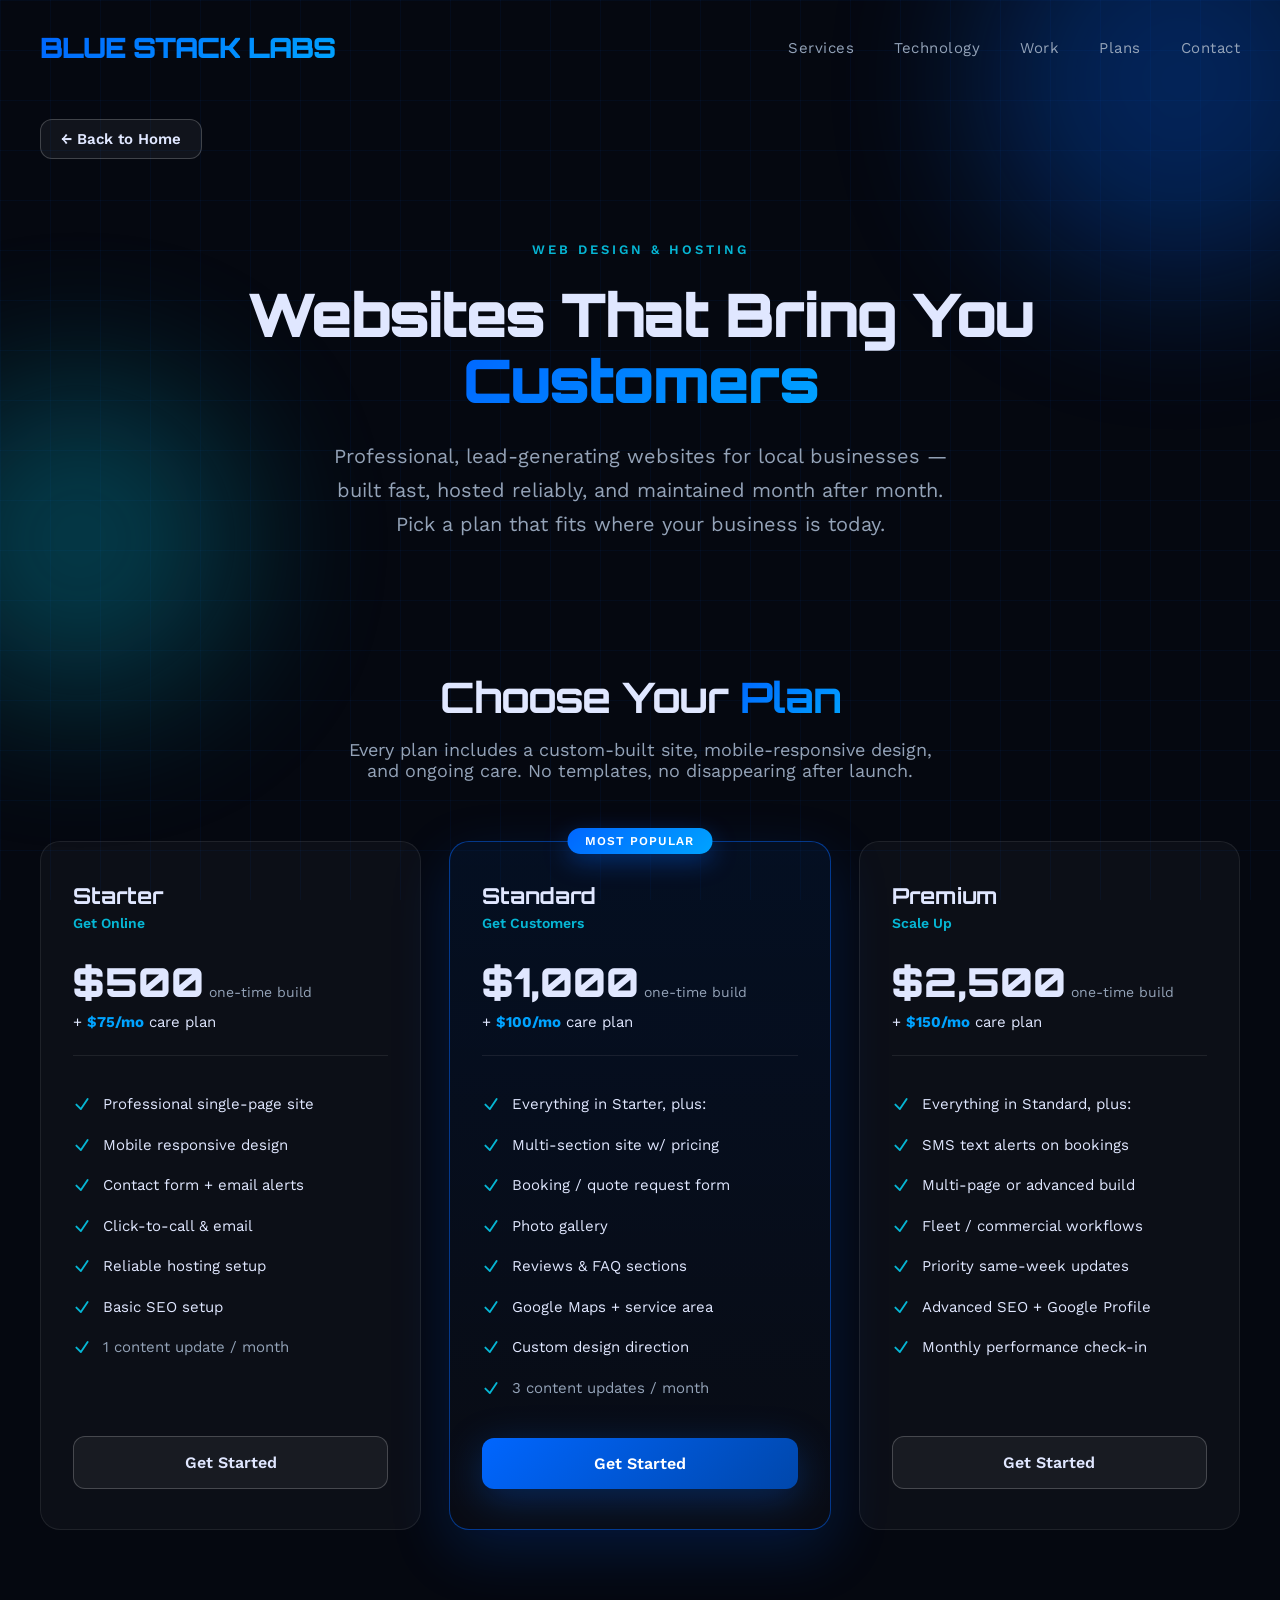
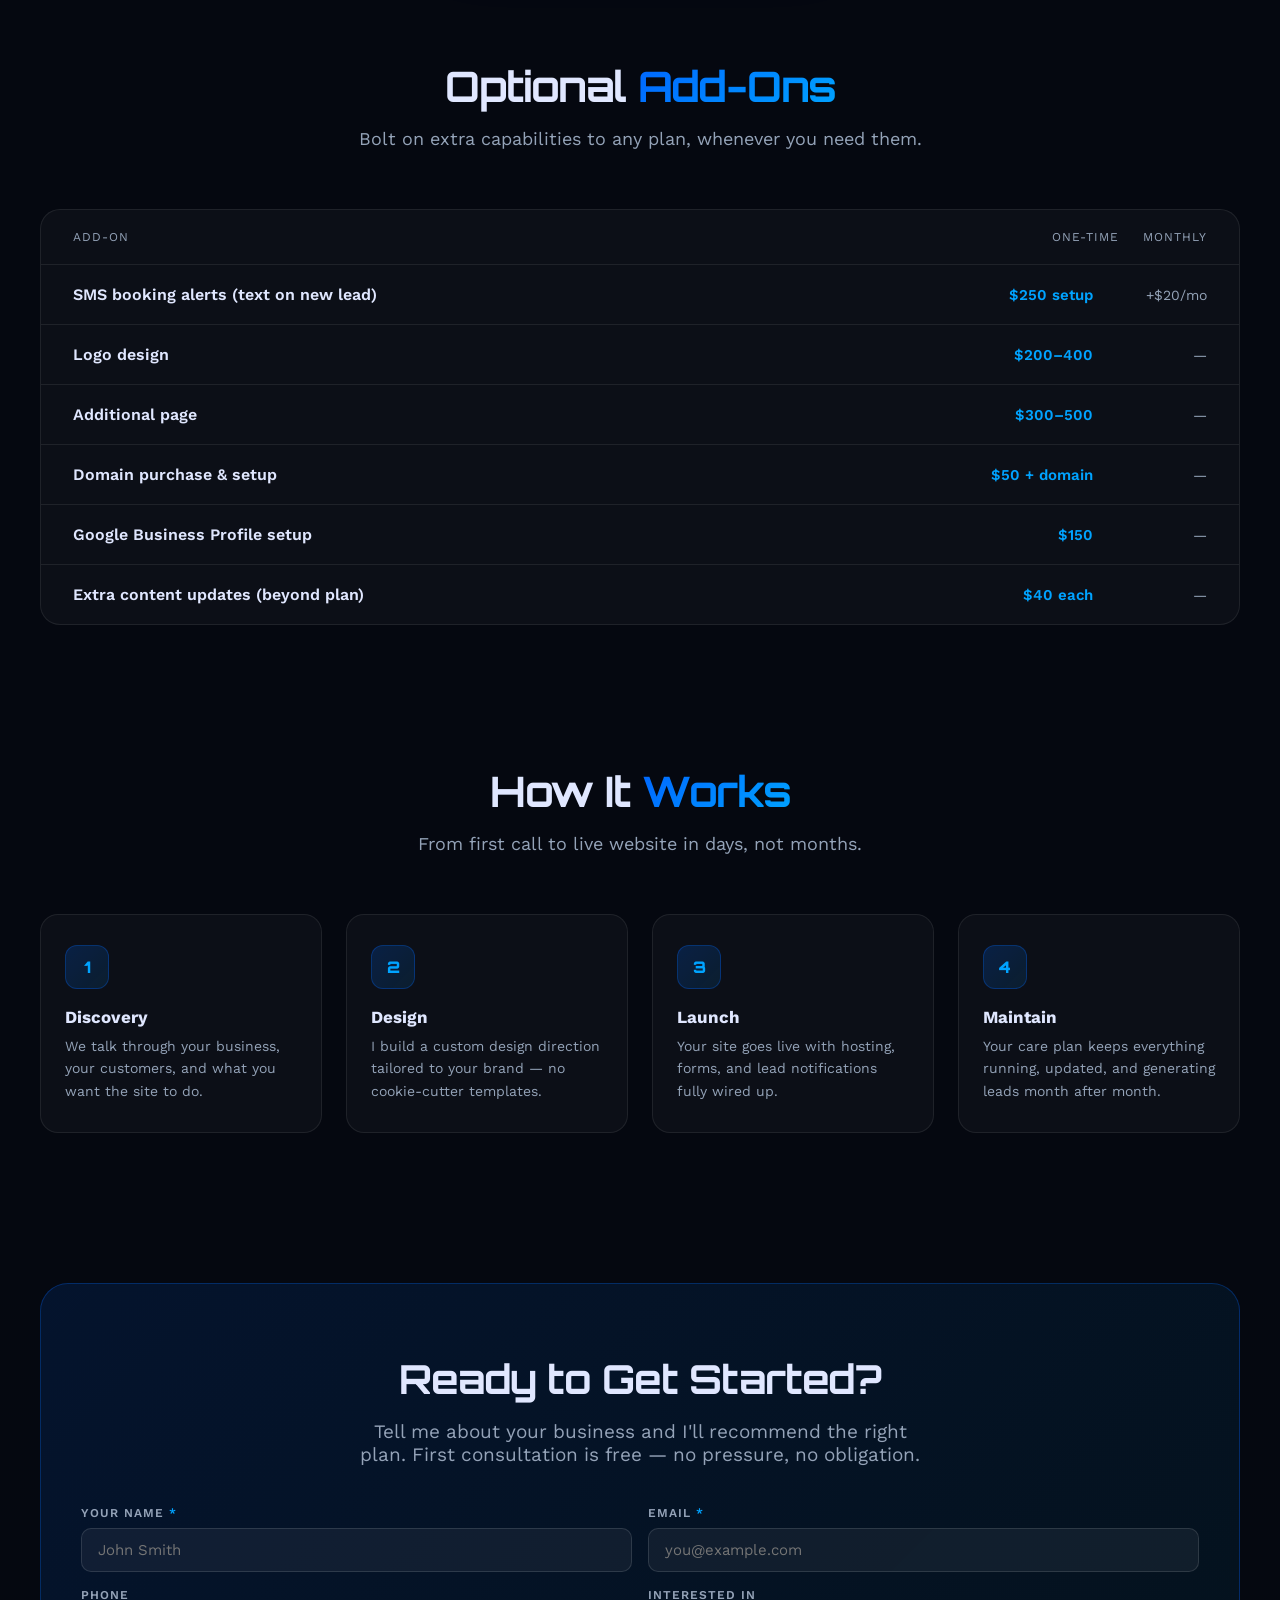
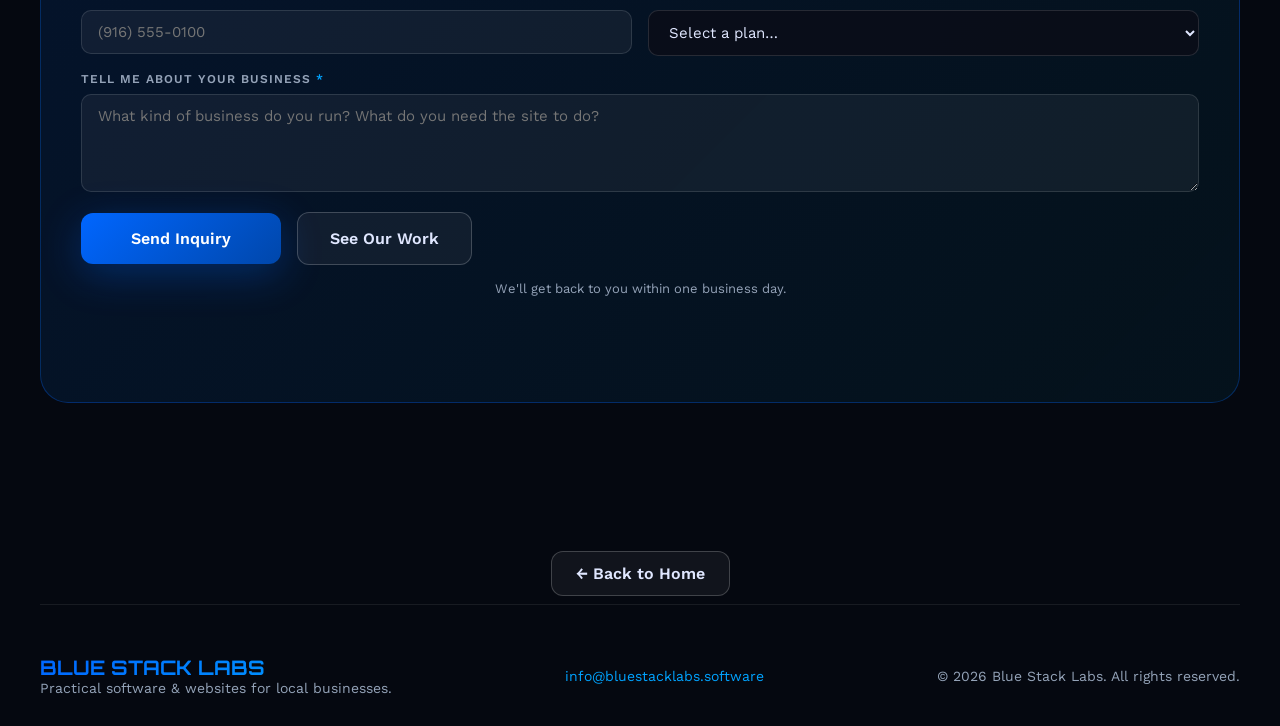
<file: plans.html>
<!DOCTYPE html>
<html lang="en">
<head>
    <meta charset="UTF-8">
    <meta name="viewport" content="width=device-width, initial-scale=1.0">
    <title>Web Design & Hosting Plans — Blue Stack Labs</title>
    <meta name="description" content="Professional, lead-generating websites for local businesses — built fast, hosted reliably, and maintained month after month. See plans and pricing.">
    <link rel="canonical" href="https://bluestacklabs.software/plans.html">

    <!-- Open Graph / Twitter: without these, sharing a link anywhere renders
         a bare URL with no title, description, or image. -->
    <meta property="og:type" content="website">
    <meta property="og:site_name" content="Blue Stack Labs">
    <meta property="og:url" content="https://bluestacklabs.software/plans.html">
    <meta property="og:title" content="Web Design & Hosting Plans — Blue Stack Labs">
    <meta property="og:description" content="Professional, lead-generating websites for local businesses — built fast, hosted reliably, and maintained month after month. See plans and pricing.">
    <meta property="og:image" content="https://bluestacklabs.software/images/og-image.png">
    <meta property="og:image:width" content="1200">
    <meta property="og:image:height" content="630">
    <meta property="og:image:alt" content="Blue Stack Labs — Turning Ideas Into Working Software">
    <meta name="twitter:card" content="summary_large_image">
    <meta name="twitter:title" content="Web Design & Hosting Plans — Blue Stack Labs">
    <meta name="twitter:description" content="Professional, lead-generating websites for local businesses — built fast, hosted reliably, and maintained month after month. See plans and pricing.">
    <meta name="twitter:image" content="https://bluestacklabs.software/images/og-image.png">
    <meta name="theme-color" content="#050810">
    <link rel="icon" type="image/svg+xml" href="/favicon.svg">
    <link rel="apple-touch-icon" href="/favicon.svg">
    <link rel="preconnect" href="https://fonts.googleapis.com">
    <link rel="preconnect" href="https://fonts.gstatic.com" crossorigin>
    <link href="https://fonts.googleapis.com/css2?family=Orbitron:wght@400;700;900&family=Work+Sans:wght@300;400;600&display=swap" rel="stylesheet">
    <link rel="stylesheet" href="background.css">
    <style>
    :root {
        --primary-blue: #0066FF;
        --deep-blue: #0047AB;
        --light-blue: #00A3FF;
        --dark-bg: #0a0e1a;
        --darker-bg: #050810;
        --text-light: #e0e7ff;
        --text-dim: #94a3b8;
        --accent-cyan: #06b6d4;
        --card-bg: rgba(255,255,255,0.03);
        --card-border: rgba(255,255,255,0.08);
        /* Wordmark typeface — kept separate from the other Orbitron headings
           so the logo can be changed on its own. */
        --font-logo: 'Orbitron', sans-serif;
    }
    * { margin: 0; padding: 0; box-sizing: border-box; }
    body {
        font-family: 'Work Sans', sans-serif;
        background: var(--darker-bg);
        color: var(--text-light);
        overflow-x: hidden;
    }

    /* Animated background grid */
    .grid-background {
        position: fixed; inset: 0;
        background-image:
            linear-gradient(rgba(0,102,255,0.05) 1px, transparent 1px),
            linear-gradient(90deg, rgba(0,102,255,0.05) 1px, transparent 1px);
        background-size: 50px 50px;
        animation: gridMove 20s linear infinite;
        z-index: 0;
    }
    @keyframes gridMove { 0% { transform: translate(0,0);} 100% { transform: translate(50px,50px);} }

    .orb {
        position: fixed; border-radius: 50%; filter: blur(80px);
        opacity: 0.3; animation: float 15s infinite ease-in-out; z-index: 0;
    }
    .orb-1 { width: 400px; height: 400px; background: var(--primary-blue); top: -120px; right: -100px; }
    .orb-2 { width: 320px; height: 320px; background: var(--accent-cyan); bottom: 200px; left: -80px; animation-delay: 5s; }
    @keyframes float { 0%,100% { transform: translate(0,0) scale(1);} 50% { transform: translate(50px,-50px) scale(1.1);} }

    /* The interactive background (pointer glow + warping grid canvas) lives
       in background.css / background.js, shared with index.html. */

    .container { max-width: 1400px; margin: 0 auto; padding: 0 40px; position: relative; z-index: 1; }

    /* Keyboard users can jump straight past the nav. Hidden until focused. */
    .skip-link {
        position: absolute;
        left: 16px;
        top: -60px;
        z-index: 100;
        padding: 12px 20px;
        border-radius: 0 0 10px 10px;
        background: var(--primary-blue);
        color: #fff;
        font-weight: 600;
        text-decoration: none;
        transition: top 0.2s ease;
    }

    .skip-link:focus {
        top: 0;
    }

    main:focus {
        outline: none;
    }

    /* Nav */
    nav {
        padding: 30px 0; display: flex; justify-content: space-between; align-items: center;
        animation: slideDown 0.8s ease-out;
    }
    @keyframes slideDown { from { transform: translateY(-50px); opacity: 0;} to { transform: translateY(0); opacity: 1;} }
    .logo {
        font-family: var(--font-logo); font-size: 28px; font-weight: 900; letter-spacing: -1px;
        background: linear-gradient(135deg, var(--primary-blue), var(--light-blue));
        -webkit-background-clip: text; -webkit-text-fill-color: transparent; background-clip: text;
        text-decoration: none;
    }
    .nav-links { display: flex; gap: 40px; list-style: none; }
    .nav-links a {
        color: var(--text-dim); text-decoration: none; font-weight: 400; font-size: 15px;
        letter-spacing: 0.5px; transition: all 0.3s ease; position: relative;
    }
    .nav-links a::after {
        content: ''; position: absolute; bottom: -5px; left: 0; width: 0; height: 2px;
        background: var(--primary-blue); transition: width 0.3s ease;
    }
    .nav-links a:hover { color: var(--text-light); }
    .nav-links a:hover::after { width: 100%; }

    /* Hero */
    .hero { padding: 80px 0 70px; text-align: center; animation: fadeInUp 1s ease-out 0.3s both; }
    @keyframes fadeInUp { from { transform: translateY(30px); opacity: 0;} to { transform: translateY(0); opacity: 1;} }
    .hero .eyebrow {
        display: inline-block; font-size: 13px; letter-spacing: 3px; text-transform: uppercase;
        color: var(--accent-cyan); margin-bottom: 24px; font-weight: 600;
    }
    .hero h1 {
        font-family: 'Orbitron', sans-serif; font-size: 60px; font-weight: 900; line-height: 1.1;
        letter-spacing: -2px; margin-bottom: 26px;
    }
    .gradient-text {
        background: linear-gradient(135deg, var(--primary-blue), var(--light-blue), var(--accent-cyan));
        -webkit-background-clip: text; -webkit-text-fill-color: transparent; background-clip: text;
        animation: gradientShift 3s ease infinite; background-size: 200% 200%;
    }
    @keyframes gradientShift { 0%,100% { background-position: 0% 50%;} 50% { background-position: 100% 50%;} }
    .hero p { font-size: 20px; line-height: 1.7; color: var(--text-dim); max-width: 640px; margin: 0 auto; }

    /* Section header */
    .section-header { text-align: center; margin-bottom: 60px; }
    .section-header h2 {
        font-family: 'Orbitron', sans-serif; font-size: 42px; font-weight: 700; margin-bottom: 16px; letter-spacing: -1px;
    }
    .section-header p { color: var(--text-dim); font-size: 18px; max-width: 600px; margin: 0 auto; }

    /* Pricing grid */
    .pricing { padding: 60px 0; }
    .pricing-grid {
        display: grid; grid-template-columns: repeat(3, 1fr); gap: 28px; align-items: stretch;
    }
    .plan {
        background: var(--card-bg); border: 1px solid var(--card-border); border-radius: 20px;
        padding: 40px 32px; display: flex; flex-direction: column; position: relative;
        transition: transform 0.3s ease, border-color 0.3s ease, box-shadow 0.3s ease;
    }
    .plan:hover { transform: translateY(-6px); border-color: rgba(0,102,255,0.4); box-shadow: 0 20px 60px rgba(0,102,255,0.12); }
    .plan.featured {
        border-color: rgba(0,102,255,0.5);
        background: linear-gradient(180deg, rgba(0,102,255,0.08), rgba(255,255,255,0.02));
        box-shadow: 0 20px 60px rgba(0,102,255,0.18);
    }
    .plan-badge {
        position: absolute; top: -14px; left: 50%; transform: translateX(-50%);
        background: linear-gradient(135deg, var(--primary-blue), var(--light-blue));
        color: #fff; font-size: 12px; font-weight: 600; letter-spacing: 1px; text-transform: uppercase;
        padding: 6px 18px; border-radius: 20px; white-space: nowrap;
        box-shadow: 0 8px 24px rgba(0,102,255,0.35);
    }
    .plan-name {
        font-family: 'Orbitron', sans-serif; font-size: 22px; font-weight: 700; margin-bottom: 6px;
    }
    .plan-tagline { color: var(--accent-cyan); font-size: 14px; margin-bottom: 26px; font-weight: 600; }
    .plan-price { margin-bottom: 6px; }
    .plan-price .amount { font-family: 'Orbitron', sans-serif; font-size: 40px; font-weight: 900; }
    .plan-price .label { color: var(--text-dim); font-size: 14px; }
    .plan-monthly {
        color: var(--text-light); font-size: 15px; margin-bottom: 28px;
        padding-bottom: 24px; border-bottom: 1px solid var(--card-border);
    }
    .plan-monthly strong { color: var(--light-blue); }
    .plan-features { list-style: none; flex: 1; margin-bottom: 30px; }
    .plan-features li {
        display: flex; align-items: flex-start; gap: 12px; font-size: 15px;
        color: var(--text-light); padding: 9px 0; line-height: 1.5;
    }
    .plan-features li svg { width: 18px; height: 18px; flex-shrink: 0; margin-top: 2px; color: var(--accent-cyan); }
    .plan-features .muted { color: var(--text-dim); }
    .btn {
        padding: 16px 32px; border-radius: 12px; text-decoration: none; font-weight: 600;
        font-size: 16px; transition: all 0.3s ease; cursor: pointer; border: none;
        font-family: 'Work Sans', sans-serif; text-align: center; display: block;
    }
    .btn-primary {
        background: linear-gradient(135deg, var(--primary-blue), var(--deep-blue));
        color: #fff; box-shadow: 0 10px 40px rgba(0,102,255,0.3);
    }
    .btn-primary:hover { transform: translateY(-2px); box-shadow: 0 15px 50px rgba(0,102,255,0.4); }
    .btn-secondary {
        background: rgba(255,255,255,0.05); color: var(--text-light); border: 1px solid rgba(255,255,255,0.2);
    }
    .btn-secondary:hover { background: rgba(255,255,255,0.1); border-color: var(--primary-blue); }

    /* Add-ons */
    .addons { padding: 70px 0; }
    .addons-table {
        background: var(--card-bg); border: 1px solid var(--card-border); border-radius: 20px; overflow: hidden;
    }
    .addon-row {
        display: grid; grid-template-columns: 1fr auto auto; gap: 24px; align-items: center;
        padding: 20px 32px; border-bottom: 1px solid var(--card-border);
    }
    .addon-row:last-child { border-bottom: none; }
    .addon-row:hover { background: rgba(0,102,255,0.04); }
    .addon-row .addon-name { font-weight: 600; font-size: 16px; }
    .addon-row .addon-price { color: var(--light-blue); font-weight: 600; font-size: 15px; text-align: right; min-width: 110px; }
    .addon-row .addon-monthly { color: var(--text-dim); font-size: 14px; text-align: right; min-width: 90px; }
    .addon-head { color: var(--text-dim); font-size: 12px; text-transform: uppercase; letter-spacing: 1px; }

    /* Process */
    .process { padding: 70px 0; }
    .steps { display: grid; grid-template-columns: repeat(4, 1fr); gap: 24px; }
    .step {
        background: var(--card-bg); border: 1px solid var(--card-border); border-radius: 18px; padding: 30px 24px;
        transition: border-color 0.3s ease, transform 0.3s ease;
    }
    .step:hover { border-color: rgba(0,102,255,0.4); transform: translateY(-4px); }
    .step-num {
        font-family: 'Orbitron', sans-serif; font-size: 16px; font-weight: 900; width: 44px; height: 44px;
        display: flex; align-items: center; justify-content: center; border-radius: 12px;
        background: linear-gradient(135deg, rgba(0,102,255,0.2), rgba(0,163,255,0.1));
        border: 1px solid rgba(0,102,255,0.3); color: var(--light-blue); margin-bottom: 18px;
    }
    .step h3 { font-size: 17px; margin-bottom: 8px; }
    .step p { color: var(--text-dim); font-size: 14px; line-height: 1.6; }

    /* CTA */
    .cta-section { padding: 80px 0 100px; }
    .cta-box {
        background: linear-gradient(135deg, rgba(0,102,255,0.12), rgba(6,182,212,0.06));
        border: 1px solid rgba(0,102,255,0.3); border-radius: 28px; padding: 70px 40px; text-align: center;
    }
    .cta-box h2 { font-family: 'Orbitron', sans-serif; font-size: 40px; font-weight: 700; margin-bottom: 16px; letter-spacing: -1px; }
    .cta-box p { color: var(--text-dim); font-size: 19px; margin-bottom: 36px; max-width: 560px; margin-left: auto; margin-right: auto; }
    .cta-buttons { display: flex; gap: 18px; justify-content: center; flex-wrap: wrap; }
    .cta-buttons .btn { display: inline-block; }

    /* Footer */
    footer { border-top: 1px solid var(--card-border); padding: 50px 0 30px; }
    .footer-content { display: flex; justify-content: space-between; align-items: center; flex-wrap: wrap; gap: 20px; }
    .footer-content h3 { font-family: var(--font-logo); font-size: 20px; background: linear-gradient(135deg, var(--primary-blue), var(--light-blue)); -webkit-background-clip: text; -webkit-text-fill-color: transparent; background-clip: text; }
    .footer-content p { color: var(--text-dim); font-size: 14px; }
    .footer-content a { color: var(--light-blue); text-decoration: none; }

    /* Reveal */
    .reveal { opacity: 0; transform: translateY(24px); transition: opacity 0.6s ease, transform 0.6s ease; }
    .reveal.visible { opacity: 1; transform: none; }

    @media (max-width: 1000px) {
        .pricing-grid { grid-template-columns: 1fr; max-width: 480px; margin: 0 auto; }
        .steps { grid-template-columns: 1fr 1fr; }
        .hero h1 { font-size: 44px; }
        .plan.featured { order: -1; }
    }
    @media (max-width: 640px) {
        .container { padding: 0 22px; }
        .nav-links { display: none; }
        .hero h1 { font-size: 34px; }
        .hero p { font-size: 17px; }
        .section-header h2 { font-size: 30px; }
        .steps { grid-template-columns: 1fr; }
        .addon-row { grid-template-columns: 1fr; gap: 6px; text-align: left; padding: 18px 22px; }
        .addon-row .addon-price, .addon-row .addon-monthly { text-align: left; }
        .addon-head { display: none; }
        .cta-box { padding: 48px 24px; }
        .cta-box h2 { font-size: 28px; }
    }
    </style>
</head>
<body>
    <a href="#main" class="skip-link">Skip to content</a>
    <div class="grid-background"></div>
    <div class="grid-glow"><div class="grid-background grid-background--lit"></div></div>
    <div class="cursor-glow"></div>
    <div class="orb orb-1"></div>
    <div class="orb orb-2"></div>

    <div class="container">
        <nav>
            <a href="index.html" class="logo">BLUE STACK LABS</a>
            <ul class="nav-links">
                <li><a href="services.html">Services</a></li>
                <li><a href="technology.html">Technology</a></li>
                <li><a href="work.html">Work</a></li>
                <li><a href="#plans">Plans</a></li>
                <li><a href="#contact">Contact</a></li>
            </ul>
        </nav>

        <main id="main">

        <!-- Back to Home -->
        <div style="margin-top:24px;">
            <a href="index.html" class="btn btn-secondary" style="display:inline-flex; align-items:center; gap:8px; padding:10px 20px; font-size:15px;">&larr; Back to Home</a>
        </div>

        <!-- HERO -->
        <section class="hero">
            <span class="eyebrow">Web Design &amp; Hosting</span>
            <h1>Websites That Bring You<br><span class="gradient-text">Customers</span></h1>
            <p>Professional, lead-generating websites for local businesses — built fast, hosted reliably, and maintained month after month. Pick a plan that fits where your business is today.</p>
        </section>

        <!-- PRICING -->
        <section class="pricing" id="plans">
            <div class="section-header reveal">
                <h2>Choose Your <span class="gradient-text">Plan</span></h2>
                <p>Every plan includes a custom-built site, mobile-responsive design, and ongoing care. No templates, no disappearing after launch.</p>
            </div>

            <div class="pricing-grid">

                <!-- STARTER -->
                <div class="plan reveal">
                    <div class="plan-name">Starter</div>
                    <div class="plan-tagline">Get Online</div>
                    <div class="plan-price"><span class="amount">$500</span> <span class="label">one-time build</span></div>
                    <div class="plan-monthly">+ <strong>$75/mo</strong> care plan</div>
                    <ul class="plan-features">
                        <li><svg fill="none" viewBox="0 0 24 24" stroke="currentColor" stroke-width="2.5"><path stroke-linecap="round" stroke-linejoin="round" d="M4.5 12.75l6 6 9-13.5"/></svg>Professional single-page site</li>
                        <li><svg fill="none" viewBox="0 0 24 24" stroke="currentColor" stroke-width="2.5"><path stroke-linecap="round" stroke-linejoin="round" d="M4.5 12.75l6 6 9-13.5"/></svg>Mobile responsive design</li>
                        <li><svg fill="none" viewBox="0 0 24 24" stroke="currentColor" stroke-width="2.5"><path stroke-linecap="round" stroke-linejoin="round" d="M4.5 12.75l6 6 9-13.5"/></svg>Contact form + email alerts</li>
                        <li><svg fill="none" viewBox="0 0 24 24" stroke="currentColor" stroke-width="2.5"><path stroke-linecap="round" stroke-linejoin="round" d="M4.5 12.75l6 6 9-13.5"/></svg>Click-to-call &amp; email</li>
                        <li><svg fill="none" viewBox="0 0 24 24" stroke="currentColor" stroke-width="2.5"><path stroke-linecap="round" stroke-linejoin="round" d="M4.5 12.75l6 6 9-13.5"/></svg>Reliable hosting setup</li>
                        <li><svg fill="none" viewBox="0 0 24 24" stroke="currentColor" stroke-width="2.5"><path stroke-linecap="round" stroke-linejoin="round" d="M4.5 12.75l6 6 9-13.5"/></svg>Basic SEO setup</li>
                        <li class="muted"><svg fill="none" viewBox="0 0 24 24" stroke="currentColor" stroke-width="2.5"><path stroke-linecap="round" stroke-linejoin="round" d="M4.5 12.75l6 6 9-13.5"/></svg>1 content update / month</li>
                    </ul>
                    <a href="#contact" class="btn btn-secondary">Get Started</a>
                </div>

                <!-- STANDARD (featured) -->
                <div class="plan featured reveal">
                    <div class="plan-badge">Most Popular</div>
                    <div class="plan-name">Standard</div>
                    <div class="plan-tagline">Get Customers</div>
                    <div class="plan-price"><span class="amount">$1,000</span> <span class="label">one-time build</span></div>
                    <div class="plan-monthly">+ <strong>$100/mo</strong> care plan</div>
                    <ul class="plan-features">
                        <li><svg fill="none" viewBox="0 0 24 24" stroke="currentColor" stroke-width="2.5"><path stroke-linecap="round" stroke-linejoin="round" d="M4.5 12.75l6 6 9-13.5"/></svg>Everything in Starter, plus:</li>
                        <li><svg fill="none" viewBox="0 0 24 24" stroke="currentColor" stroke-width="2.5"><path stroke-linecap="round" stroke-linejoin="round" d="M4.5 12.75l6 6 9-13.5"/></svg>Multi-section site w/ pricing</li>
                        <li><svg fill="none" viewBox="0 0 24 24" stroke="currentColor" stroke-width="2.5"><path stroke-linecap="round" stroke-linejoin="round" d="M4.5 12.75l6 6 9-13.5"/></svg>Booking / quote request form</li>
                        <li><svg fill="none" viewBox="0 0 24 24" stroke="currentColor" stroke-width="2.5"><path stroke-linecap="round" stroke-linejoin="round" d="M4.5 12.75l6 6 9-13.5"/></svg>Photo gallery</li>
                        <li><svg fill="none" viewBox="0 0 24 24" stroke="currentColor" stroke-width="2.5"><path stroke-linecap="round" stroke-linejoin="round" d="M4.5 12.75l6 6 9-13.5"/></svg>Reviews &amp; FAQ sections</li>
                        <li><svg fill="none" viewBox="0 0 24 24" stroke="currentColor" stroke-width="2.5"><path stroke-linecap="round" stroke-linejoin="round" d="M4.5 12.75l6 6 9-13.5"/></svg>Google Maps + service area</li>
                        <li><svg fill="none" viewBox="0 0 24 24" stroke="currentColor" stroke-width="2.5"><path stroke-linecap="round" stroke-linejoin="round" d="M4.5 12.75l6 6 9-13.5"/></svg>Custom design direction</li>
                        <li class="muted"><svg fill="none" viewBox="0 0 24 24" stroke="currentColor" stroke-width="2.5"><path stroke-linecap="round" stroke-linejoin="round" d="M4.5 12.75l6 6 9-13.5"/></svg>3 content updates / month</li>
                    </ul>
                    <a href="#contact" class="btn btn-primary">Get Started</a>
                </div>

                <!-- PREMIUM -->
                <div class="plan reveal">
                    <div class="plan-name">Premium</div>
                    <div class="plan-tagline">Scale Up</div>
                    <div class="plan-price"><span class="amount">$2,500</span> <span class="label">one-time build</span></div>
                    <div class="plan-monthly">+ <strong>$150/mo</strong> care plan</div>
                    <ul class="plan-features">
                        <li><svg fill="none" viewBox="0 0 24 24" stroke="currentColor" stroke-width="2.5"><path stroke-linecap="round" stroke-linejoin="round" d="M4.5 12.75l6 6 9-13.5"/></svg>Everything in Standard, plus:</li>
                        <li><svg fill="none" viewBox="0 0 24 24" stroke="currentColor" stroke-width="2.5"><path stroke-linecap="round" stroke-linejoin="round" d="M4.5 12.75l6 6 9-13.5"/></svg>SMS text alerts on bookings</li>
                        <li><svg fill="none" viewBox="0 0 24 24" stroke="currentColor" stroke-width="2.5"><path stroke-linecap="round" stroke-linejoin="round" d="M4.5 12.75l6 6 9-13.5"/></svg>Multi-page or advanced build</li>
                        <li><svg fill="none" viewBox="0 0 24 24" stroke="currentColor" stroke-width="2.5"><path stroke-linecap="round" stroke-linejoin="round" d="M4.5 12.75l6 6 9-13.5"/></svg>Fleet / commercial workflows</li>
                        <li><svg fill="none" viewBox="0 0 24 24" stroke="currentColor" stroke-width="2.5"><path stroke-linecap="round" stroke-linejoin="round" d="M4.5 12.75l6 6 9-13.5"/></svg>Priority same-week updates</li>
                        <li><svg fill="none" viewBox="0 0 24 24" stroke="currentColor" stroke-width="2.5"><path stroke-linecap="round" stroke-linejoin="round" d="M4.5 12.75l6 6 9-13.5"/></svg>Advanced SEO + Google Profile</li>
                        <li><svg fill="none" viewBox="0 0 24 24" stroke="currentColor" stroke-width="2.5"><path stroke-linecap="round" stroke-linejoin="round" d="M4.5 12.75l6 6 9-13.5"/></svg>Monthly performance check-in</li>
                    </ul>
                    <a href="#contact" class="btn btn-secondary">Get Started</a>
                </div>

            </div>
        </section>

        <!-- ADD-ONS -->
        <section class="addons">
            <div class="section-header reveal">
                <h2>Optional <span class="gradient-text">Add-Ons</span></h2>
                <p>Bolt on extra capabilities to any plan, whenever you need them.</p>
            </div>
            <div class="addons-table reveal">
                <div class="addon-row">
                    <span class="addon-head">Add-on</span>
                    <span class="addon-head" style="text-align:right;">One-time</span>
                    <span class="addon-head" style="text-align:right;">Monthly</span>
                </div>
                <div class="addon-row">
                    <span class="addon-name">SMS booking alerts (text on new lead)</span>
                    <span class="addon-price">$250 setup</span>
                    <span class="addon-monthly">+$20/mo</span>
                </div>
                <div class="addon-row">
                    <span class="addon-name">Logo design</span>
                    <span class="addon-price">$200–400</span>
                    <span class="addon-monthly">—</span>
                </div>
                <div class="addon-row">
                    <span class="addon-name">Additional page</span>
                    <span class="addon-price">$300–500</span>
                    <span class="addon-monthly">—</span>
                </div>
                <div class="addon-row">
                    <span class="addon-name">Domain purchase &amp; setup</span>
                    <span class="addon-price">$50 + domain</span>
                    <span class="addon-monthly">—</span>
                </div>
                <div class="addon-row">
                    <span class="addon-name">Google Business Profile setup</span>
                    <span class="addon-price">$150</span>
                    <span class="addon-monthly">—</span>
                </div>
                <div class="addon-row">
                    <span class="addon-name">Extra content updates (beyond plan)</span>
                    <span class="addon-price">$40 each</span>
                    <span class="addon-monthly">—</span>
                </div>
            </div>
        </section>

        <!-- PROCESS -->
        <section class="process">
            <div class="section-header reveal">
                <h2>How It <span class="gradient-text">Works</span></h2>
                <p>From first call to live website in days, not months.</p>
            </div>
            <div class="steps">
                <div class="step reveal">
                    <div class="step-num">1</div>
                    <h3>Discovery</h3>
                    <p>We talk through your business, your customers, and what you want the site to do.</p>
                </div>
                <div class="step reveal">
                    <div class="step-num">2</div>
                    <h3>Design</h3>
                    <p>I build a custom design direction tailored to your brand — no cookie-cutter templates.</p>
                </div>
                <div class="step reveal">
                    <div class="step-num">3</div>
                    <h3>Launch</h3>
                    <p>Your site goes live with hosting, forms, and lead notifications fully wired up.</p>
                </div>
                <div class="step reveal">
                    <div class="step-num">4</div>
                    <h3>Maintain</h3>
                    <p>Your care plan keeps everything running, updated, and generating leads month after month.</p>
                </div>
            </div>
        </section>

        <!-- Hidden form for Netlify detection -->
        <form name="plans-inquiry" netlify netlify-honeypot="bot-field" hidden>
            <input type="text" name="name">
            <input type="email" name="email">
            <input type="tel" name="phone">
            <input type="text" name="plan">
            <textarea name="message"></textarea>
            <input type="text" name="bot-field">
        </form>

        <!-- CTA / CONTACT -->
        <section class="cta-section" id="contact">
            <div class="cta-box reveal">
                <h2>Ready to Get Started?</h2>
                <p>Tell me about your business and I'll recommend the right plan. First consultation is free — no pressure, no obligation.</p>

                <div id="inquiry-wrap" style="margin-top:40px; text-align:left;">
                    <form id="inquiry-form" name="plans-inquiry" method="POST" novalidate
                          style="display:grid; gap:16px;">
                        <input type="hidden" name="form-name" value="plans-inquiry">
                        <p style="display:none;"><label>Don't fill this out: <input name="bot-field"></label></p>

                        <div style="display:grid; grid-template-columns:1fr 1fr; gap:16px;">
                            <div>
                                <label style="display:block; font-size:12px; font-weight:600; text-transform:uppercase; letter-spacing:1px; color:var(--text-dim); margin-bottom:8px;">Your Name <span style="color:var(--light-blue)">*</span></label>
                                <input type="text" id="inq-name" name="name" placeholder="John Smith" required
                                       style="width:100%; padding:12px 16px; background:rgba(255,255,255,0.05); border:1px solid rgba(255,255,255,0.12); border-radius:10px; color:var(--text-light); font-family:'Work Sans',sans-serif; font-size:15px; transition:border-color 0.2s; outline:none;">
                                <p class="err" style="display:none; color:var(--light-blue); font-size:12px; margin-top:5px;">Required</p>
                            </div>
                            <div>
                                <label style="display:block; font-size:12px; font-weight:600; text-transform:uppercase; letter-spacing:1px; color:var(--text-dim); margin-bottom:8px;">Email <span style="color:var(--light-blue)">*</span></label>
                                <input type="email" id="inq-email" name="email" placeholder="you@example.com" required
                                       style="width:100%; padding:12px 16px; background:rgba(255,255,255,0.05); border:1px solid rgba(255,255,255,0.12); border-radius:10px; color:var(--text-light); font-family:'Work Sans',sans-serif; font-size:15px; transition:border-color 0.2s; outline:none;">
                                <p class="err" style="display:none; color:var(--light-blue); font-size:12px; margin-top:5px;">Required</p>
                            </div>
                        </div>

                        <div style="display:grid; grid-template-columns:1fr 1fr; gap:16px;">
                            <div>
                                <label style="display:block; font-size:12px; font-weight:600; text-transform:uppercase; letter-spacing:1px; color:var(--text-dim); margin-bottom:8px;">Phone</label>
                                <input type="tel" id="inq-phone" name="phone" placeholder="(916) 555-0100"
                                       style="width:100%; padding:12px 16px; background:rgba(255,255,255,0.05); border:1px solid rgba(255,255,255,0.12); border-radius:10px; color:var(--text-light); font-family:'Work Sans',sans-serif; font-size:15px; transition:border-color 0.2s; outline:none;">
                            </div>
                            <div>
                                <label style="display:block; font-size:12px; font-weight:600; text-transform:uppercase; letter-spacing:1px; color:var(--text-dim); margin-bottom:8px;">Interested In</label>
                                <select id="inq-plan" name="plan"
                                        style="width:100%; padding:12px 16px; background:rgba(10,14,26,0.95); border:1px solid rgba(255,255,255,0.12); border-radius:10px; color:var(--text-light); font-family:'Work Sans',sans-serif; font-size:15px; outline:none; cursor:pointer;">
                                    <option value="">Select a plan…</option>
                                    <option value="starter">Starter — $500 build / $75 mo</option>
                                    <option value="standard">Standard — $1,000 build / $100 mo</option>
                                    <option value="premium">Premium — $2,500 build / $150 mo</option>
                                    <option value="addon">Add-on only</option>
                                    <option value="unsure">Not sure yet</option>
                                </select>
                            </div>
                        </div>

                        <div>
                            <label style="display:block; font-size:12px; font-weight:600; text-transform:uppercase; letter-spacing:1px; color:var(--text-dim); margin-bottom:8px;">Tell Me About Your Business <span style="color:var(--light-blue)">*</span></label>
                            <textarea id="inq-message" name="message" rows="4" placeholder="What kind of business do you run? What do you need the site to do?" required
                                      style="width:100%; padding:12px 16px; background:rgba(255,255,255,0.05); border:1px solid rgba(255,255,255,0.12); border-radius:10px; color:var(--text-light); font-family:'Work Sans',sans-serif; font-size:15px; resize:vertical; outline:none; transition:border-color 0.2s;"></textarea>
                            <p class="err" style="display:none; color:var(--light-blue); font-size:12px; margin-top:5px;">Required</p>
                        </div>

                        <div style="display:flex; gap:16px; flex-wrap:wrap; align-items:center;">
                            <button type="submit" id="inq-submit" class="btn btn-primary" style="min-width:200px;">Send Inquiry</button>
                            <a href="work.html" class="btn btn-secondary">See Our Work</a>
                        </div>
                        <p style="color:var(--text-dim); font-size:13px;">We'll get back to you within one business day.</p>
                    </form>
                </div>

                <div id="inquiry-confirm" style="display:none; text-align:center; padding:20px 0;">
                    <div style="width:64px; height:64px; border-radius:50%; background:rgba(0,102,255,0.15); display:flex; align-items:center; justify-content:center; margin:0 auto 20px;">
                        <svg width="32" height="32" fill="none" viewBox="0 0 24 24" stroke="var(--light-blue)" stroke-width="2"><path stroke-linecap="round" stroke-linejoin="round" d="M4.5 12.75l6 6 9-13.5"/></svg>
                    </div>
                    <h3 style="font-family:'Orbitron',sans-serif; font-size:26px; margin-bottom:12px;">Message Received!</h3>
                    <p style="color:var(--text-dim); font-size:16px;">Thanks for reaching out. I'll be in touch within one business day at <span id="confirm-email" style="color:var(--light-blue);"></span>.</p>
                </div>
            </div>
        </section>

        <div style="text-align:center; margin:48px 0 8px;">
            <a href="index.html" class="btn btn-secondary" style="display:inline-flex; align-items:center; gap:8px; padding:12px 24px;">&larr; Back to Home</a>
        </div>
        </main>


        <footer>
            <div class="footer-content">
                <div>
                    <h3>BLUE STACK LABS</h3>
                    <p>Practical software &amp; websites for local businesses.</p>
                </div>
                <p><a href="mailto:info@bluestacklabs.software">info@bluestacklabs.software</a></p>
                <p>&copy; 2026 Blue Stack Labs. All rights reserved.</p>
            </div>
        </footer>
    </div>

    <script>
    // Scroll reveal
    const io = new IntersectionObserver(entries => {
        entries.forEach(e => { if (e.isIntersecting) { e.target.classList.add('visible'); io.unobserve(e.target); } });
    }, { threshold: 0.1 });
    document.querySelectorAll('.reveal').forEach(el => io.observe(el));

    // Smooth scroll
    document.querySelectorAll('a[href^="#"]').forEach(a => {
        a.addEventListener('click', function(e) {
            const target = document.querySelector(this.getAttribute('href'));
            if (target) { e.preventDefault(); target.scrollIntoView({ behavior: 'smooth', block: 'start' }); }
        });
    });

    // Input focus glow
    document.querySelectorAll('#inquiry-form input, #inquiry-form select, #inquiry-form textarea').forEach(el => {
        el.addEventListener('focus', () => el.style.borderColor = 'rgba(0,102,255,0.6)');
        el.addEventListener('blur',  () => el.style.borderColor = 'rgba(255,255,255,0.12)');
        el.addEventListener('input', () => {
            if (el.value.trim()) {
                const err = el.closest('div').querySelector('.err');
                if (err) { err.style.display = 'none'; el.style.borderColor = 'rgba(255,255,255,0.12)'; }
            }
        });
    });

    // Form submission
    const inquiryForm = document.getElementById('inquiry-form');
    if (inquiryForm) {
        inquiryForm.addEventListener('submit', async function(e) {
            e.preventDefault();

            const name    = document.getElementById('inq-name');
            const email   = document.getElementById('inq-email');
            const message = document.getElementById('inq-message');
            const btn     = document.getElementById('inq-submit');

            // Validate required fields
            let valid = true;
            [name, email, message].forEach(field => {
                const err = field.closest('div').querySelector('.err');
                if (!field.value.trim()) {
                    field.style.borderColor = 'rgba(0,102,255,0.7)';
                    if (err) err.style.display = 'block';
                    valid = false;
                }
            });
            if (!valid) return;

            btn.textContent = 'Sending...';
            btn.disabled = true;

            try {
                const formData = new FormData();
                formData.append('form-name', 'plans-inquiry');
                formData.append('name',    name.value.trim());
                formData.append('email',   email.value.trim());
                formData.append('phone',   document.getElementById('inq-phone').value.trim());
                formData.append('plan',    document.getElementById('inq-plan').value);
                formData.append('message', message.value.trim());
                formData.append('bot-field', '');

                const res = await fetch('/', { method: 'POST', body: formData });

                if (res.ok) {
                    document.getElementById('confirm-email').textContent = email.value.trim();
                    document.getElementById('inquiry-wrap').style.display = 'none';
                    document.getElementById('inquiry-confirm').style.display = 'block';
                } else {
                    btn.textContent = 'Send Inquiry';
                    btn.disabled = false;
                    alert('Something went wrong — please email info@bluestacklabs.software directly.');
                }
            } catch (err) {
                btn.textContent = 'Send Inquiry';
                btn.disabled = false;
                alert('Network error — please email info@bluestacklabs.software directly.');
            }
        });
    }
    </script>

    <script src="background.js"></script>
</body>
</html>
</file>
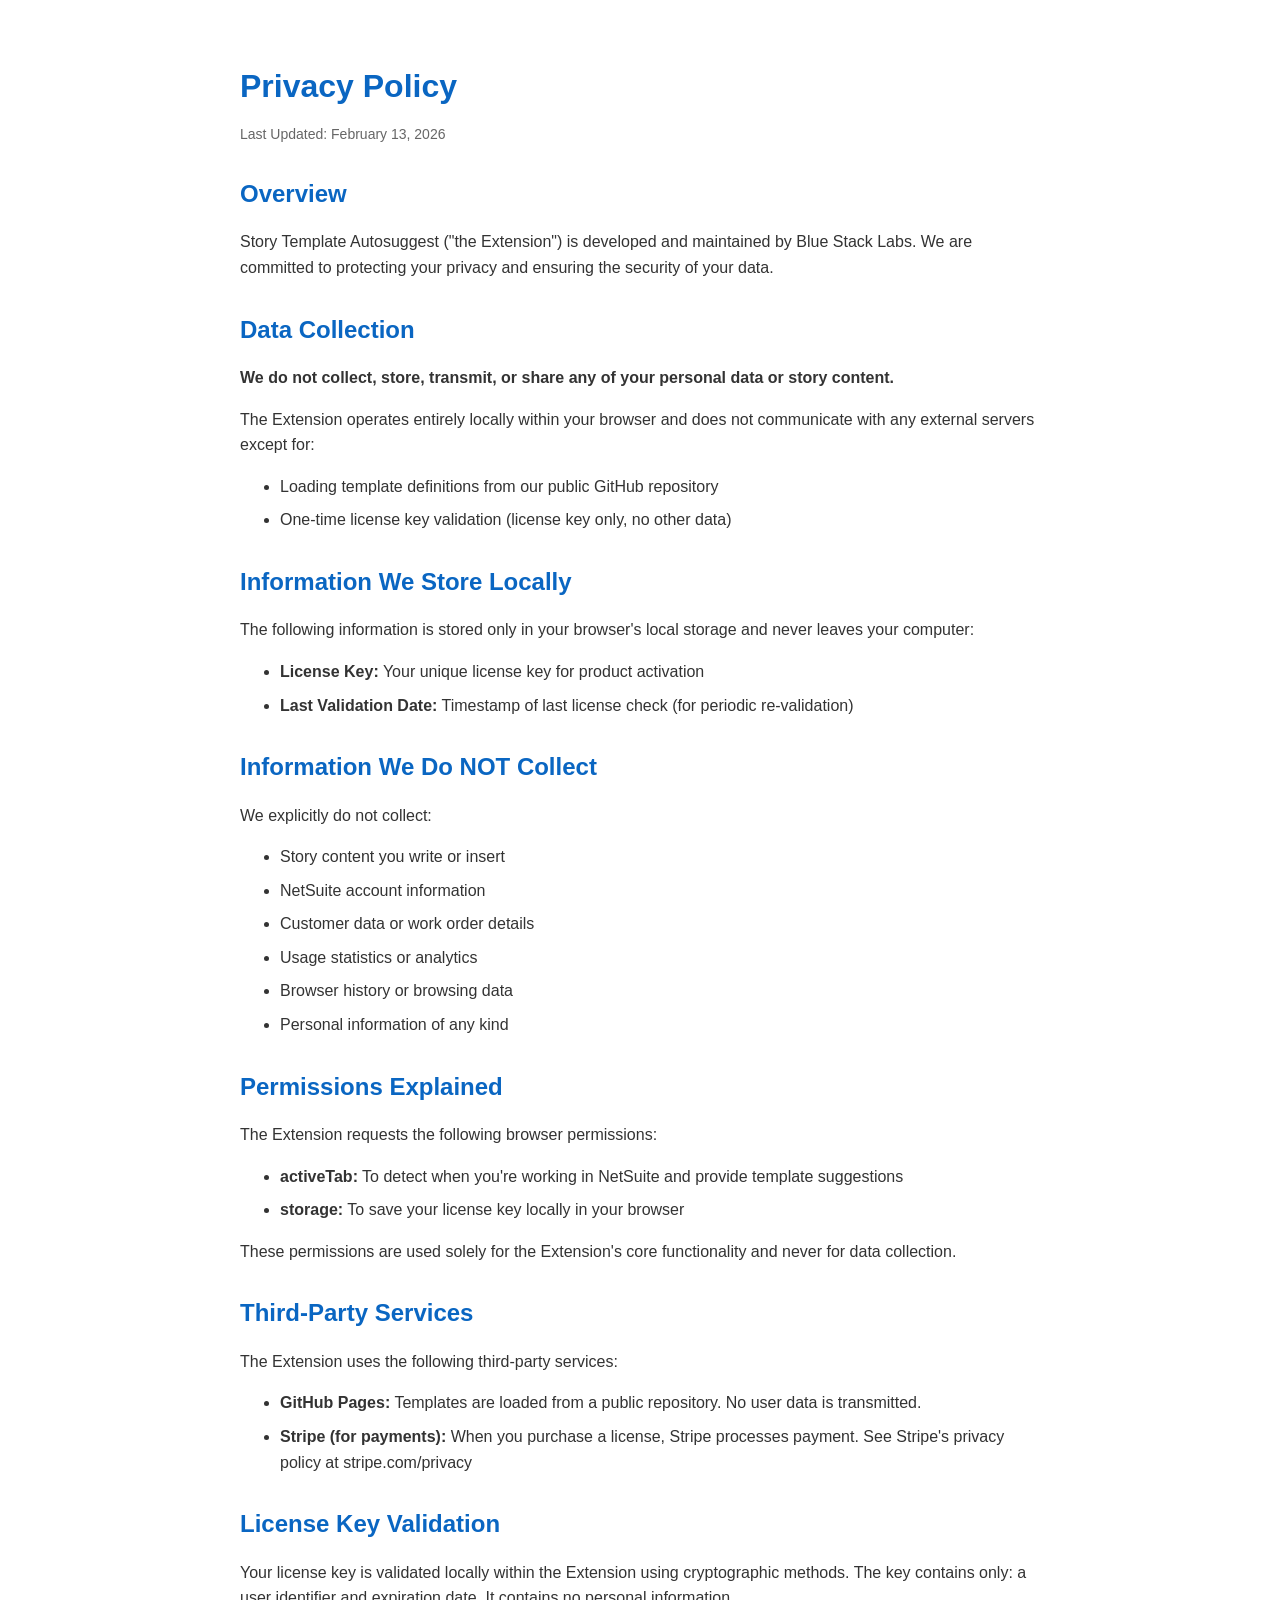
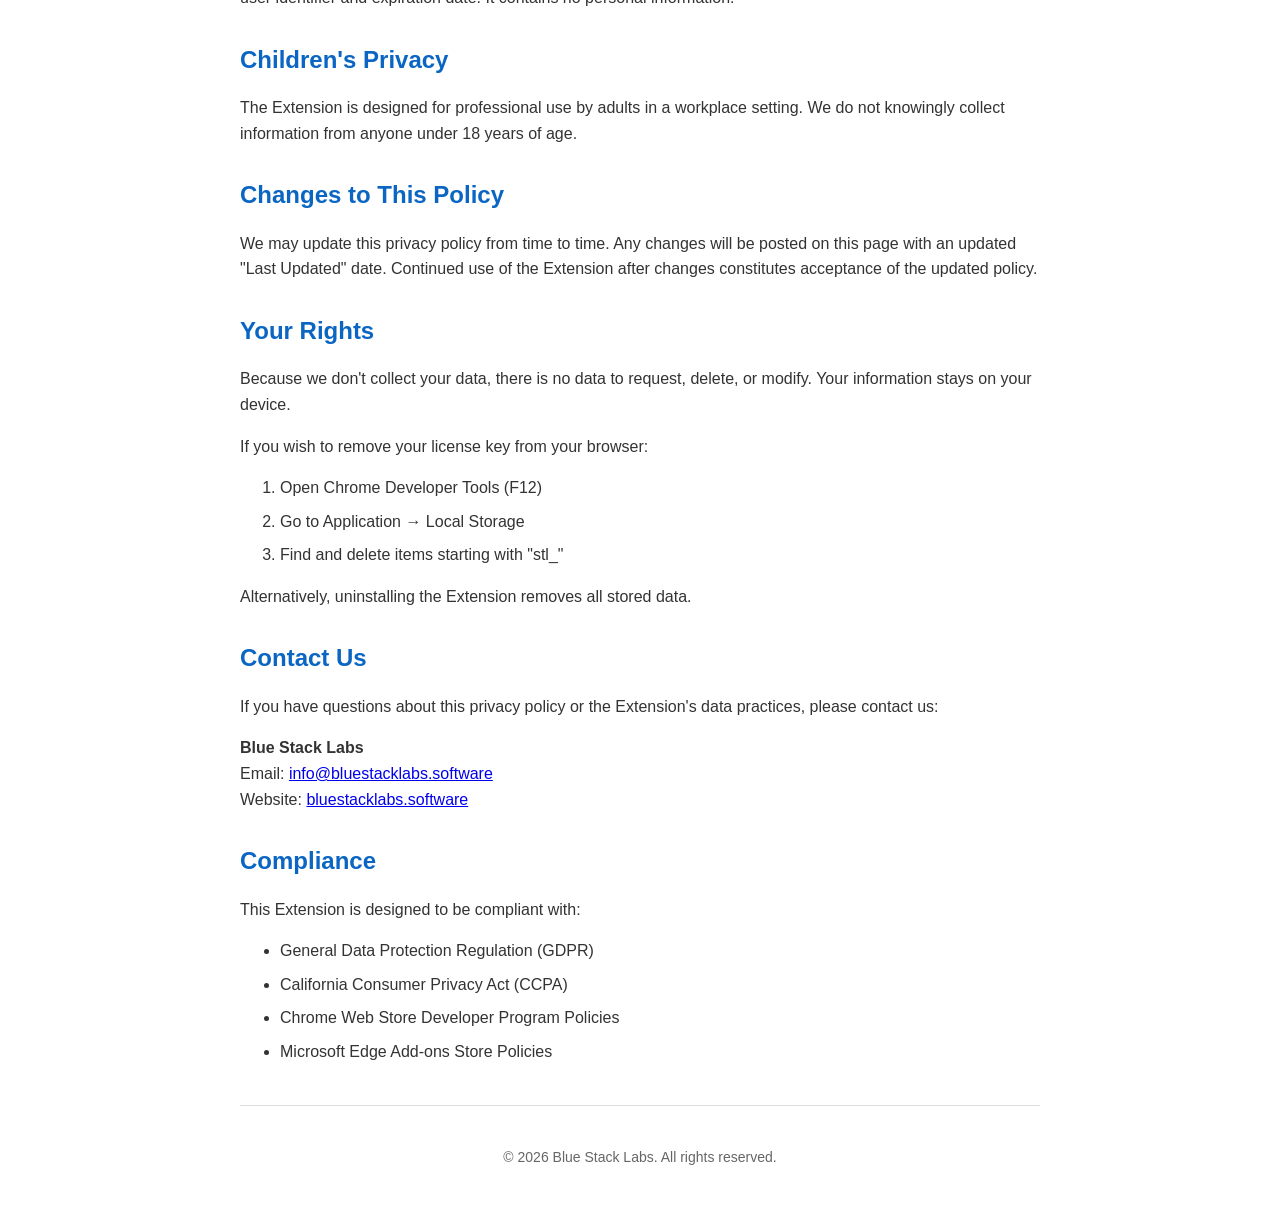
<file: privacy-policy.html>
<!DOCTYPE html>
<html lang="en">
<head>
  <meta charset="UTF-8">
  <meta name="viewport" content="width=device-width, initial-scale=1.0">
  <title>Privacy Policy - Story Template Autosuggest</title>
    <link rel="icon" type="image/svg+xml" href="/favicon.svg">
    <link rel="apple-touch-icon" href="/favicon.svg">
  <style>
    body {
      font-family: -apple-system, BlinkMacSystemFont, 'Segoe UI', Roboto, sans-serif;
      line-height: 1.6;
      max-width: 800px;
      margin: 0 auto;
      padding: 40px 20px;
      color: #333;
    }
    h1 {
      color: #0A66C2;
      margin-bottom: 10px;
    }
    h2 {
      color: #0A66C2;
      margin-top: 30px;
      margin-bottom: 15px;
    }
    .last-updated {
      color: #666;
      font-size: 14px;
      margin-bottom: 30px;
    }
    p {
      margin-bottom: 15px;
    }
    ul {
      margin-bottom: 15px;
    }
    li {
      margin-bottom: 8px;
    }
  </style>
</head>
<body>
  <h1>Privacy Policy</h1>
  <div class="last-updated">Last Updated: February 13, 2026</div>

  <h2>Overview</h2>
  <p>
    Story Template Autosuggest ("the Extension") is developed and maintained by Blue Stack Labs. 
    We are committed to protecting your privacy and ensuring the security of your data.
  </p>

  <h2>Data Collection</h2>
  <p>
    <strong>We do not collect, store, transmit, or share any of your personal data or story content.</strong>
  </p>
  
  <p>The Extension operates entirely locally within your browser and does not communicate with any external servers except for:</p>
  <ul>
    <li>Loading template definitions from our public GitHub repository</li>
    <li>One-time license key validation (license key only, no other data)</li>
  </ul>

  <h2>Information We Store Locally</h2>
  <p>The following information is stored only in your browser's local storage and never leaves your computer:</p>
  <ul>
    <li><strong>License Key:</strong> Your unique license key for product activation</li>
    <li><strong>Last Validation Date:</strong> Timestamp of last license check (for periodic re-validation)</li>
  </ul>

  <h2>Information We Do NOT Collect</h2>
  <p>We explicitly do not collect:</p>
  <ul>
    <li>Story content you write or insert</li>
    <li>NetSuite account information</li>
    <li>Customer data or work order details</li>
    <li>Usage statistics or analytics</li>
    <li>Browser history or browsing data</li>
    <li>Personal information of any kind</li>
  </ul>

  <h2>Permissions Explained</h2>
  <p>The Extension requests the following browser permissions:</p>
  <ul>
    <li><strong>activeTab:</strong> To detect when you're working in NetSuite and provide template suggestions</li>
    <li><strong>storage:</strong> To save your license key locally in your browser</li>
  </ul>
  <p>These permissions are used solely for the Extension's core functionality and never for data collection.</p>

  <h2>Third-Party Services</h2>
  <p>The Extension uses the following third-party services:</p>
  <ul>
    <li><strong>GitHub Pages:</strong> Templates are loaded from a public repository. No user data is transmitted.</li>
    <li><strong>Stripe (for payments):</strong> When you purchase a license, Stripe processes payment. See Stripe's privacy policy at stripe.com/privacy</li>
  </ul>

  <h2>License Key Validation</h2>
  <p>
    Your license key is validated locally within the Extension using cryptographic methods. 
    The key contains only: a user identifier and expiration date. It contains no personal information.
  </p>

  <h2>Children's Privacy</h2>
  <p>
    The Extension is designed for professional use by adults in a workplace setting. 
    We do not knowingly collect information from anyone under 18 years of age.
  </p>

  <h2>Changes to This Policy</h2>
  <p>
    We may update this privacy policy from time to time. Any changes will be posted on this page 
    with an updated "Last Updated" date. Continued use of the Extension after changes constitutes 
    acceptance of the updated policy.
  </p>

  <h2>Your Rights</h2>
  <p>Because we don't collect your data, there is no data to request, delete, or modify. Your information stays on your device.</p>
  <p>If you wish to remove your license key from your browser:</p>
  <ol>
    <li>Open Chrome Developer Tools (F12)</li>
    <li>Go to Application → Local Storage</li>
    <li>Find and delete items starting with "stl_"</li>
  </ol>
  <p>Alternatively, uninstalling the Extension removes all stored data.</p>

  <h2>Contact Us</h2>
  <p>
    If you have questions about this privacy policy or the Extension's data practices, please contact us:
  </p>
  <p>
    <strong>Blue Stack Labs</strong><br>
    Email: <a href="mailto:info@bluestacklabs,software">info@bluestacklabs.software</a><br>
    Website: <a href="https://bluestacklabs.software">bluestacklabs.software</a>
  </p>

  <h2>Compliance</h2>
  <p>
    This Extension is designed to be compliant with:
  </p>
  <ul>
    <li>General Data Protection Regulation (GDPR)</li>
    <li>California Consumer Privacy Act (CCPA)</li>
    <li>Chrome Web Store Developer Program Policies</li>
    <li>Microsoft Edge Add-ons Store Policies</li>
  </ul>

  <hr style="margin: 40px 0; border: none; border-top: 1px solid #ddd;">
  
  <p style="font-size: 14px; color: #666; text-align: center;">
    © 2026 Blue Stack Labs. All rights reserved.
  </p>
</body>
</html>
</file>
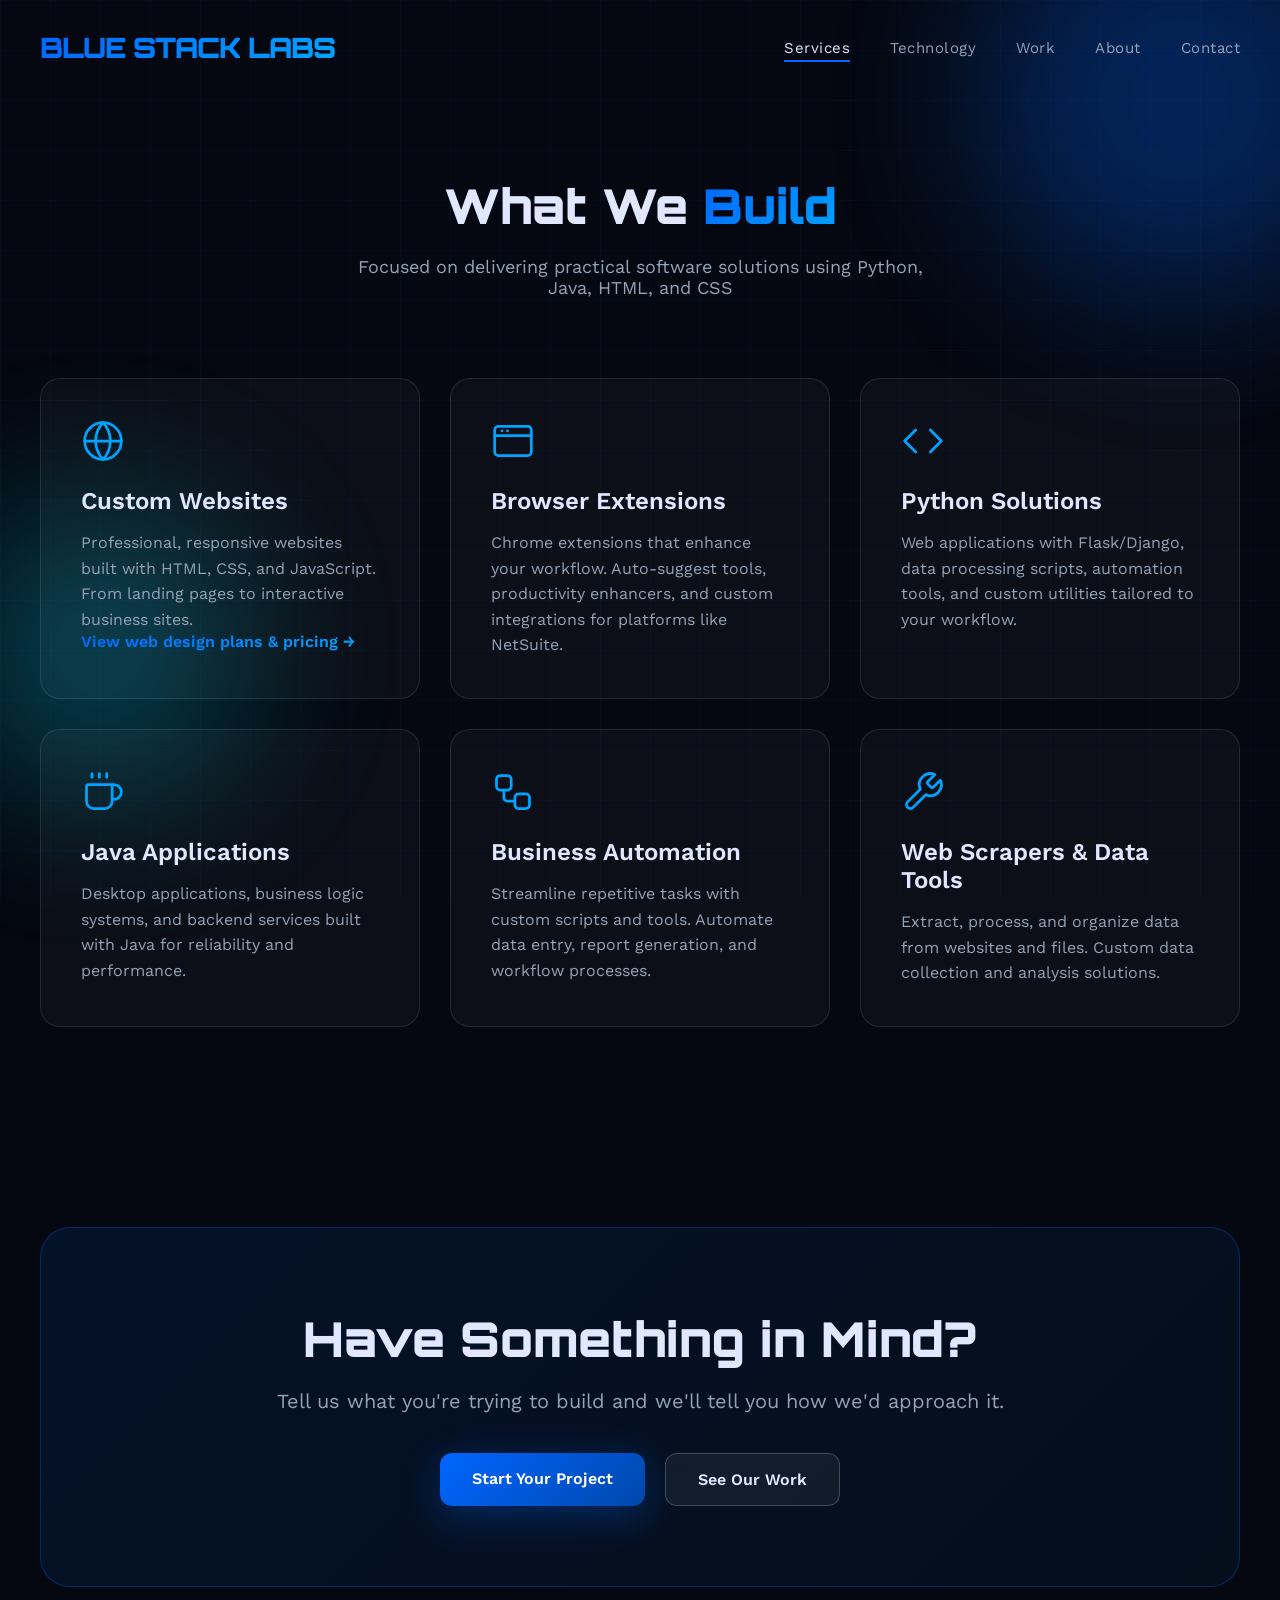
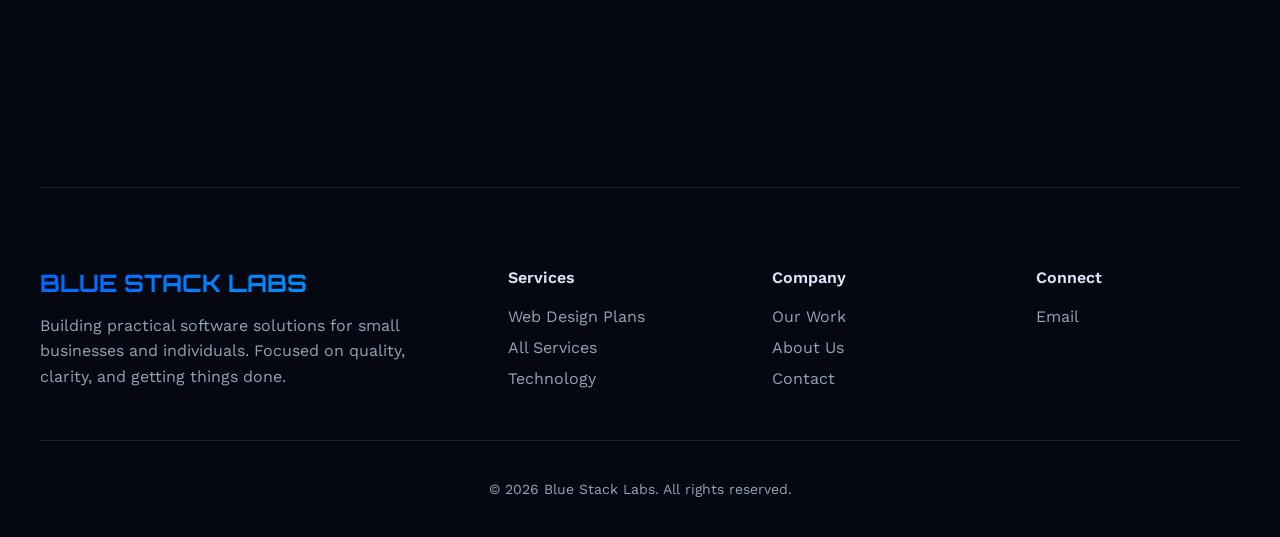
<file: services.html>
<!DOCTYPE html>
<html lang="en">
<head>
    <meta charset="UTF-8">
    <meta name="viewport" content="width=device-width, initial-scale=1.0">
    <title>Services — Blue Stack Labs</title>
    <meta name="description" content="Custom websites, browser extensions, Python and Java applications, business automation, and data tools from Blue Stack Labs.">
    <link rel="canonical" href="https://bluestacklabs.software/services.html">

    <!-- Open Graph / Twitter: without these, sharing a link anywhere renders
         a bare URL with no title, description, or image. -->
    <meta property="og:type" content="website">
    <meta property="og:site_name" content="Blue Stack Labs">
    <meta property="og:url" content="https://bluestacklabs.software/services.html">
    <meta property="og:title" content="Services — Blue Stack Labs">
    <meta property="og:description" content="Custom websites, browser extensions, Python and Java applications, business automation, and data tools from Blue Stack Labs.">
    <meta property="og:image" content="https://bluestacklabs.software/images/og-image.png">
    <meta property="og:image:width" content="1200">
    <meta property="og:image:height" content="630">
    <meta property="og:image:alt" content="Blue Stack Labs — Turning Ideas Into Working Software">
    <meta name="twitter:card" content="summary_large_image">
    <meta name="twitter:title" content="Services — Blue Stack Labs">
    <meta name="twitter:description" content="Custom websites, browser extensions, Python and Java applications, business automation, and data tools from Blue Stack Labs.">
    <meta name="twitter:image" content="https://bluestacklabs.software/images/og-image.png">
    <meta name="theme-color" content="#050810">
    <link rel="icon" type="image/svg+xml" href="/favicon.svg">
    <link rel="apple-touch-icon" href="/favicon.svg">
    <link rel="preconnect" href="https://fonts.googleapis.com">
    <link rel="preconnect" href="https://fonts.gstatic.com" crossorigin>
    <link href="https://fonts.googleapis.com/css2?family=Orbitron:wght@400;700;900&family=Work+Sans:wght@300;400;600&display=swap" rel="stylesheet">
    <link rel="stylesheet" href="styles.css">
    <link rel="stylesheet" href="background.css">
</head>
<body>
    <a href="#main" class="skip-link">Skip to content</a>
    <div class="grid-background"></div>
    <div class="grid-glow"><div class="grid-background grid-background--lit"></div></div>
    <div class="cursor-glow"></div>
    <div class="orb orb-1"></div>
    <div class="orb orb-2"></div>

    <div class="container">
        <nav>
            <a href="index.html" class="logo">BLUE STACK LABS</a>
            <ul class="nav-links">
                <li><a href="services.html" class="active">Services</a></li>
                <li><a href="technology.html">Technology</a></li>
                <li><a href="work.html">Work</a></li>
                <li><a href="index.html#about">About</a></li>
                <li><a href="index.html#contact">Contact</a></li>
            </ul>
        </nav>

        <main id="main">

        <section class="services page-section">
            <div class="section-header">
                <h2>What We <span class="gradient-text">Build</span></h2>
                <p>Focused on delivering practical software solutions using Python, Java, HTML, and CSS</p>
            </div>
            <div class="services-grid">
                <a href="plans.html" class="service-card" style="display:block; text-decoration:none; color:inherit;">
                    <span class="service-icon"><svg viewBox="0 0 24 24" aria-hidden="true" focusable="false"><circle cx="12" cy="12" r="10"/><path d="M12 2a14.5 14.5 0 0 0 0 20 14.5 14.5 0 0 0 0-20"/><path d="M2 12h20"/></svg></span>
                    <h3>Custom Websites</h3>
                    <p>Professional, responsive websites built with HTML, CSS, and JavaScript. From landing pages to interactive business sites.</p>
                    <span class="gradient-text" style="font-weight:600;">View web design plans &amp; pricing →</span>
                </a>
                <div class="service-card">
                    <span class="service-icon"><svg viewBox="0 0 24 24" aria-hidden="true" focusable="false"><rect width="20" height="16" x="2" y="4" rx="2"/><path d="M2 9h20"/><path d="M6 6.5h.01"/><path d="M9 6.5h.01"/></svg></span>
                    <h3>Browser Extensions</h3>
                    <p>Chrome extensions that enhance your workflow. Auto-suggest tools, productivity enhancers, and custom integrations for platforms like NetSuite.</p>
                </div>
                <div class="service-card">
                    <span class="service-icon"><svg viewBox="0 0 24 24" aria-hidden="true" focusable="false"><polyline points="16 18 22 12 16 6"/><polyline points="8 6 2 12 8 18"/></svg></span>
                    <h3>Python Solutions</h3>
                    <p>Web applications with Flask/Django, data processing scripts, automation tools, and custom utilities tailored to your workflow.</p>
                </div>
                <div class="service-card">
                    <span class="service-icon"><svg viewBox="0 0 24 24" aria-hidden="true" focusable="false"><path d="M10 2v2"/><path d="M14 2v2"/><path d="M6 2v2"/><path d="M16 8a1 1 0 0 1 1 1v8a4 4 0 0 1-4 4H7a4 4 0 0 1-4-4V9a1 1 0 0 1 1-1h14a4 4 0 1 1 0 8h-1"/></svg></span>
                    <h3>Java Applications</h3>
                    <p>Desktop applications, business logic systems, and backend services built with Java for reliability and performance.</p>
                </div>
                <div class="service-card">
                    <span class="service-icon"><svg viewBox="0 0 24 24" aria-hidden="true" focusable="false"><rect width="8" height="8" x="3" y="3" rx="2"/><path d="M7 11v4a2 2 0 0 0 2 2h4"/><rect width="8" height="8" x="13" y="13" rx="2"/></svg></span>
                    <h3>Business Automation</h3>
                    <p>Streamline repetitive tasks with custom scripts and tools. Automate data entry, report generation, and workflow processes.</p>
                </div>
                <div class="service-card">
                    <span class="service-icon"><svg viewBox="0 0 24 24" aria-hidden="true" focusable="false"><path d="M14.7 6.3a1 1 0 0 0 0 1.4l1.6 1.6a1 1 0 0 0 1.4 0l3.77-3.77a6 6 0 0 1-7.94 7.94l-6.91 6.91a2.12 2.12 0 0 1-3-3l6.91-6.91a6 6 0 0 1 7.94-7.94l-3.76 3.76z"/></svg></span>
                    <h3>Web Scrapers &amp; Data Tools</h3>
                    <p>Extract, process, and organize data from websites and files. Custom data collection and analysis solutions.</p>
                </div>
            </div>
        </section>

        <section class="cta-section">
            <div class="cta-box">
                <h2>Have Something in Mind?</h2>
                <p>Tell us what you're trying to build and we'll tell you how we'd approach it.</p>
                <div class="cta-buttons" style="justify-content:center;">
                    <a href="index.html#contact" class="btn btn-primary">Start Your Project</a>
                    <a href="work.html" class="btn btn-secondary">See Our Work</a>
                </div>
            </div>
        </section>
        </main>


        <footer>
            <div class="footer-content">
                <div class="footer-brand">
                    <h3>BLUE STACK LABS</h3>
                    <p>Building practical software solutions for small businesses and individuals. Focused on quality, clarity, and getting things done.</p>
                </div>
                <div class="footer-column">
                    <h4>Services</h4>
                    <ul>
                        <li><a href="plans.html">Web Design Plans</a></li>
                        <li><a href="services.html">All Services</a></li>
                        <li><a href="technology.html">Technology</a></li>
                    </ul>
                </div>
                <div class="footer-column">
                    <h4>Company</h4>
                    <ul>
                        <li><a href="work.html">Our Work</a></li>
                        <li><a href="index.html#about">About Us</a></li>
                        <li><a href="index.html#contact">Contact</a></li>
                    </ul>
                </div>
                <div class="footer-column">
                    <h4>Connect</h4>
                    <ul>
                        <li><a href="mailto:info@bluestacklabs.software">Email</a></li>
                    </ul>
                </div>
            </div>
            <div class="footer-bottom">
                <p>&copy; 2026 Blue Stack Labs. All rights reserved.</p>
            </div>
        </footer>
    </div>

    <script src="script.js"></script>
    <script src="background.js"></script>
</body>
</html>
</file>
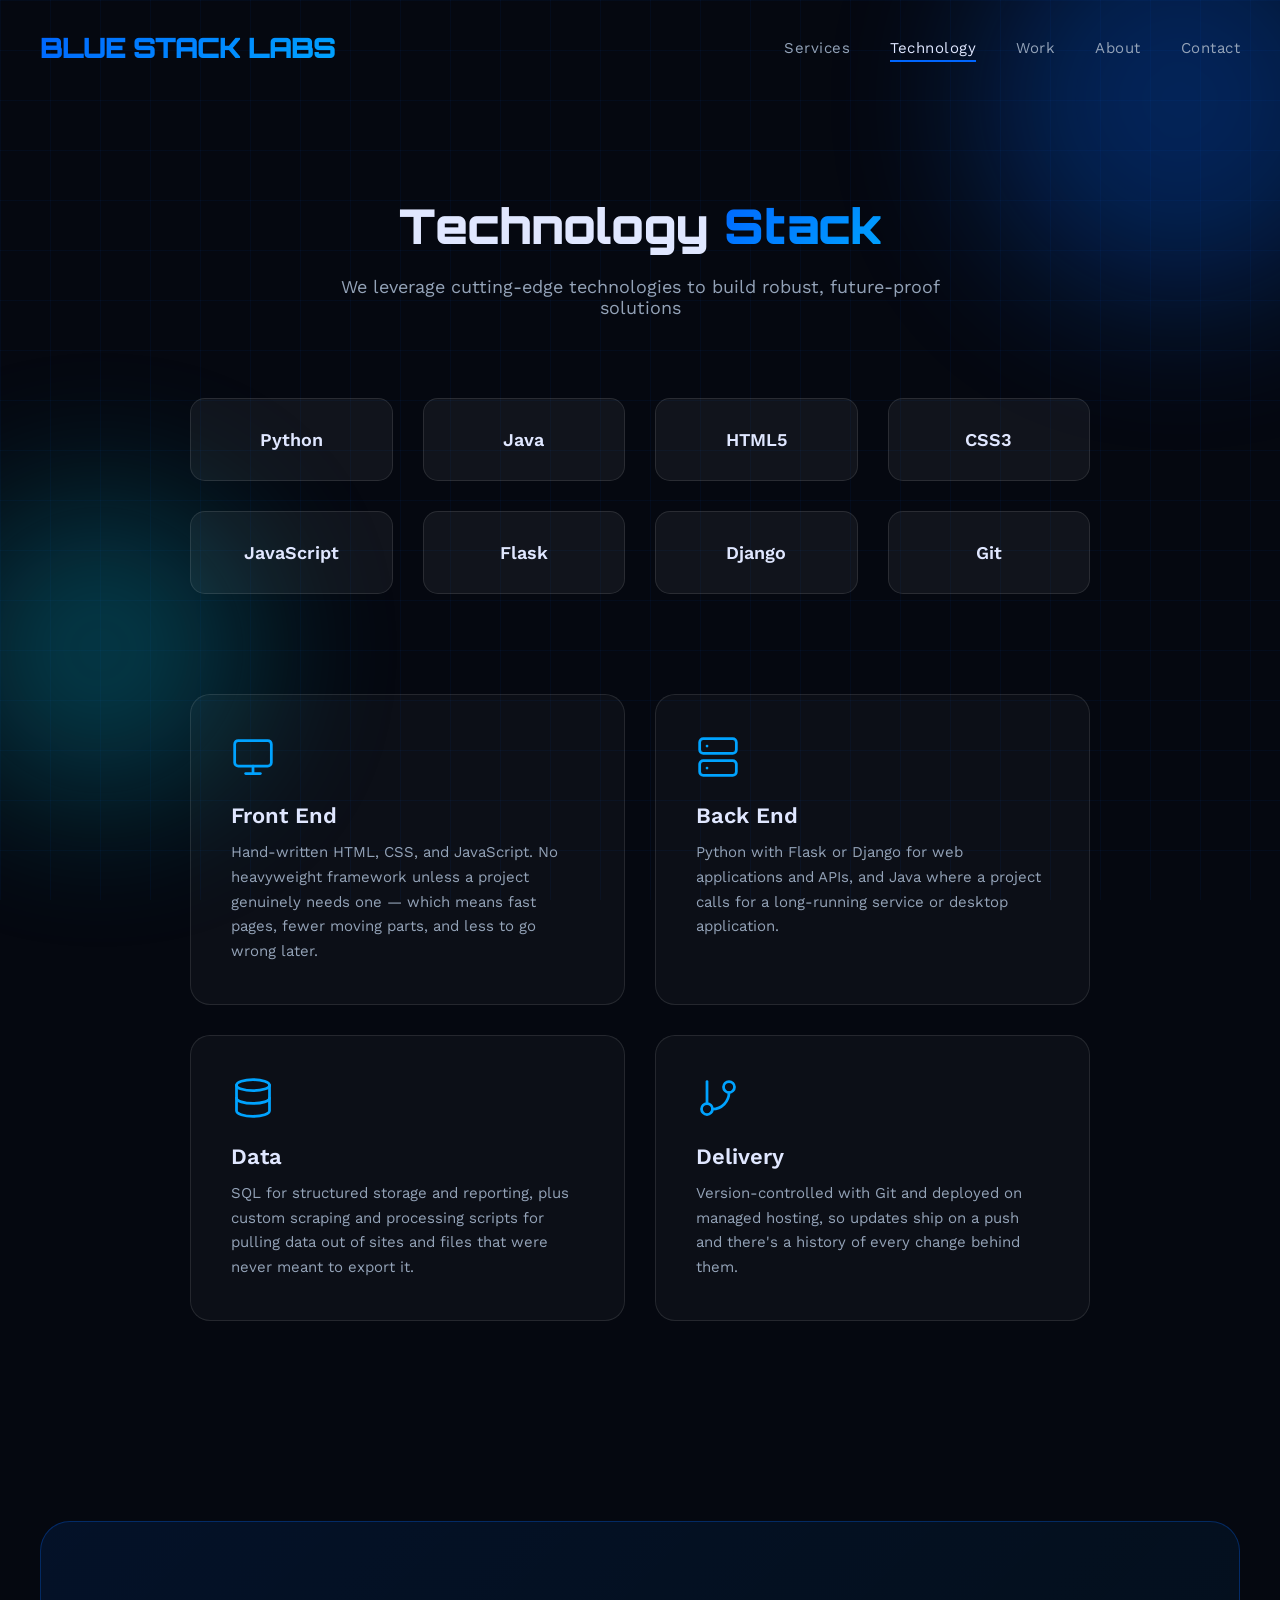
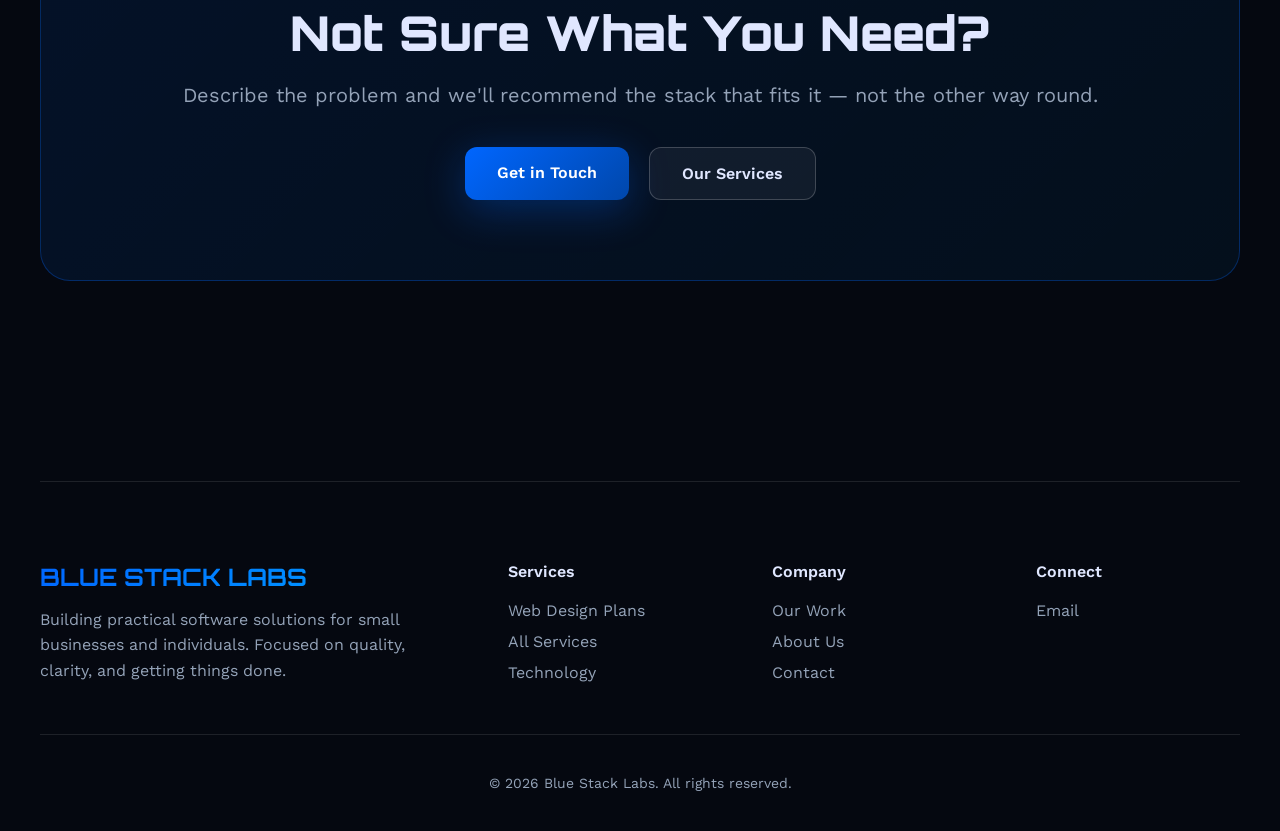
<file: technology.html>
<!DOCTYPE html>
<html lang="en">
<head>
    <meta charset="UTF-8">
    <meta name="viewport" content="width=device-width, initial-scale=1.0">
    <title>Technology — Blue Stack Labs</title>
    <meta name="description" content="The languages, frameworks, and tools Blue Stack Labs builds with: Python, Java, JavaScript, Flask, Django, and more.">
    <link rel="canonical" href="https://bluestacklabs.software/technology.html">

    <!-- Open Graph / Twitter: without these, sharing a link anywhere renders
         a bare URL with no title, description, or image. -->
    <meta property="og:type" content="website">
    <meta property="og:site_name" content="Blue Stack Labs">
    <meta property="og:url" content="https://bluestacklabs.software/technology.html">
    <meta property="og:title" content="Technology — Blue Stack Labs">
    <meta property="og:description" content="The languages, frameworks, and tools Blue Stack Labs builds with: Python, Java, JavaScript, Flask, Django, and more.">
    <meta property="og:image" content="https://bluestacklabs.software/images/og-image.png">
    <meta property="og:image:width" content="1200">
    <meta property="og:image:height" content="630">
    <meta property="og:image:alt" content="Blue Stack Labs — Turning Ideas Into Working Software">
    <meta name="twitter:card" content="summary_large_image">
    <meta name="twitter:title" content="Technology — Blue Stack Labs">
    <meta name="twitter:description" content="The languages, frameworks, and tools Blue Stack Labs builds with: Python, Java, JavaScript, Flask, Django, and more.">
    <meta name="twitter:image" content="https://bluestacklabs.software/images/og-image.png">
    <meta name="theme-color" content="#050810">
    <link rel="icon" type="image/svg+xml" href="/favicon.svg">
    <link rel="apple-touch-icon" href="/favicon.svg">
    <link rel="preconnect" href="https://fonts.googleapis.com">
    <link rel="preconnect" href="https://fonts.gstatic.com" crossorigin>
    <link href="https://fonts.googleapis.com/css2?family=Orbitron:wght@400;700;900&family=Work+Sans:wght@300;400;600&display=swap" rel="stylesheet">
    <link rel="stylesheet" href="styles.css">
    <link rel="stylesheet" href="background.css">
</head>
<body>
    <a href="#main" class="skip-link">Skip to content</a>
    <div class="grid-background"></div>
    <div class="grid-glow"><div class="grid-background grid-background--lit"></div></div>
    <div class="cursor-glow"></div>
    <div class="orb orb-1"></div>
    <div class="orb orb-2"></div>

    <div class="container">
        <nav>
            <a href="index.html" class="logo">BLUE STACK LABS</a>
            <ul class="nav-links">
                <li><a href="services.html">Services</a></li>
                <li><a href="technology.html" class="active">Technology</a></li>
                <li><a href="work.html">Work</a></li>
                <li><a href="index.html#about">About</a></li>
                <li><a href="index.html#contact">Contact</a></li>
            </ul>
        </nav>

        <main id="main">

        <section class="tech-stack page-section">
            <div class="section-header">
                <h2>Technology <span class="gradient-text">Stack</span></h2>
                <p>We leverage cutting-edge technologies to build robust, future-proof solutions</p>
            </div>
            <div class="tech-logos">
                <div class="tech-item">Python</div>
                <div class="tech-item">Java</div>
                <div class="tech-item">HTML5</div>
                <div class="tech-item">CSS3</div>
                <div class="tech-item">JavaScript</div>
                <div class="tech-item">Flask</div>
                <div class="tech-item">Django</div>
                <div class="tech-item">Git</div>
            </div>
        </section>

        <section class="tech-detail">
            <div class="tech-detail-grid">
                <div class="tech-detail-card">
                    <span class="service-icon"><svg viewBox="0 0 24 24" aria-hidden="true" focusable="false"><rect width="20" height="14" x="2" y="3" rx="2"/><path d="M8 21h8"/><path d="M12 17v4"/></svg></span>
                    <h3>Front End</h3>
                    <p>Hand-written HTML, CSS, and JavaScript. No heavyweight framework unless a project genuinely needs one — which means fast pages, fewer moving parts, and less to go wrong later.</p>
                </div>
                <div class="tech-detail-card">
                    <span class="service-icon"><svg viewBox="0 0 24 24" aria-hidden="true" focusable="false"><rect width="20" height="8" x="2" y="2" rx="2"/><rect width="20" height="8" x="2" y="14" rx="2"/><path d="M6 6h.01"/><path d="M6 18h.01"/></svg></span>
                    <h3>Back End</h3>
                    <p>Python with Flask or Django for web applications and APIs, and Java where a project calls for a long-running service or desktop application.</p>
                </div>
                <div class="tech-detail-card">
                    <span class="service-icon"><svg viewBox="0 0 24 24" aria-hidden="true" focusable="false"><ellipse cx="12" cy="5" rx="9" ry="3"/><path d="M3 5v14a9 3 0 0 0 18 0V5"/><path d="M3 12a9 3 0 0 0 18 0"/></svg></span>
                    <h3>Data</h3>
                    <p>SQL for structured storage and reporting, plus custom scraping and processing scripts for pulling data out of sites and files that were never meant to export it.</p>
                </div>
                <div class="tech-detail-card">
                    <span class="service-icon"><svg viewBox="0 0 24 24" aria-hidden="true" focusable="false"><path d="M6 3v12"/><circle cx="18" cy="6" r="3"/><circle cx="6" cy="18" r="3"/><path d="M18 9a9 9 0 0 1-9 9"/></svg></span>
                    <h3>Delivery</h3>
                    <p>Version-controlled with Git and deployed on managed hosting, so updates ship on a push and there's a history of every change behind them.</p>
                </div>
            </div>
        </section>

        <section class="cta-section">
            <div class="cta-box">
                <h2>Not Sure What You Need?</h2>
                <p>Describe the problem and we'll recommend the stack that fits it — not the other way round.</p>
                <div class="cta-buttons" style="justify-content:center;">
                    <a href="index.html#contact" class="btn btn-primary">Get in Touch</a>
                    <a href="services.html" class="btn btn-secondary">Our Services</a>
                </div>
            </div>
        </section>
        </main>


        <footer>
            <div class="footer-content">
                <div class="footer-brand">
                    <h3>BLUE STACK LABS</h3>
                    <p>Building practical software solutions for small businesses and individuals. Focused on quality, clarity, and getting things done.</p>
                </div>
                <div class="footer-column">
                    <h4>Services</h4>
                    <ul>
                        <li><a href="plans.html">Web Design Plans</a></li>
                        <li><a href="services.html">All Services</a></li>
                        <li><a href="technology.html">Technology</a></li>
                    </ul>
                </div>
                <div class="footer-column">
                    <h4>Company</h4>
                    <ul>
                        <li><a href="work.html">Our Work</a></li>
                        <li><a href="index.html#about">About Us</a></li>
                        <li><a href="index.html#contact">Contact</a></li>
                    </ul>
                </div>
                <div class="footer-column">
                    <h4>Connect</h4>
                    <ul>
                        <li><a href="mailto:info@bluestacklabs.software">Email</a></li>
                    </ul>
                </div>
            </div>
            <div class="footer-bottom">
                <p>&copy; 2026 Blue Stack Labs. All rights reserved.</p>
            </div>
        </footer>
    </div>

    <script src="script.js"></script>
    <script src="background.js"></script>
</body>
</html>
</file>
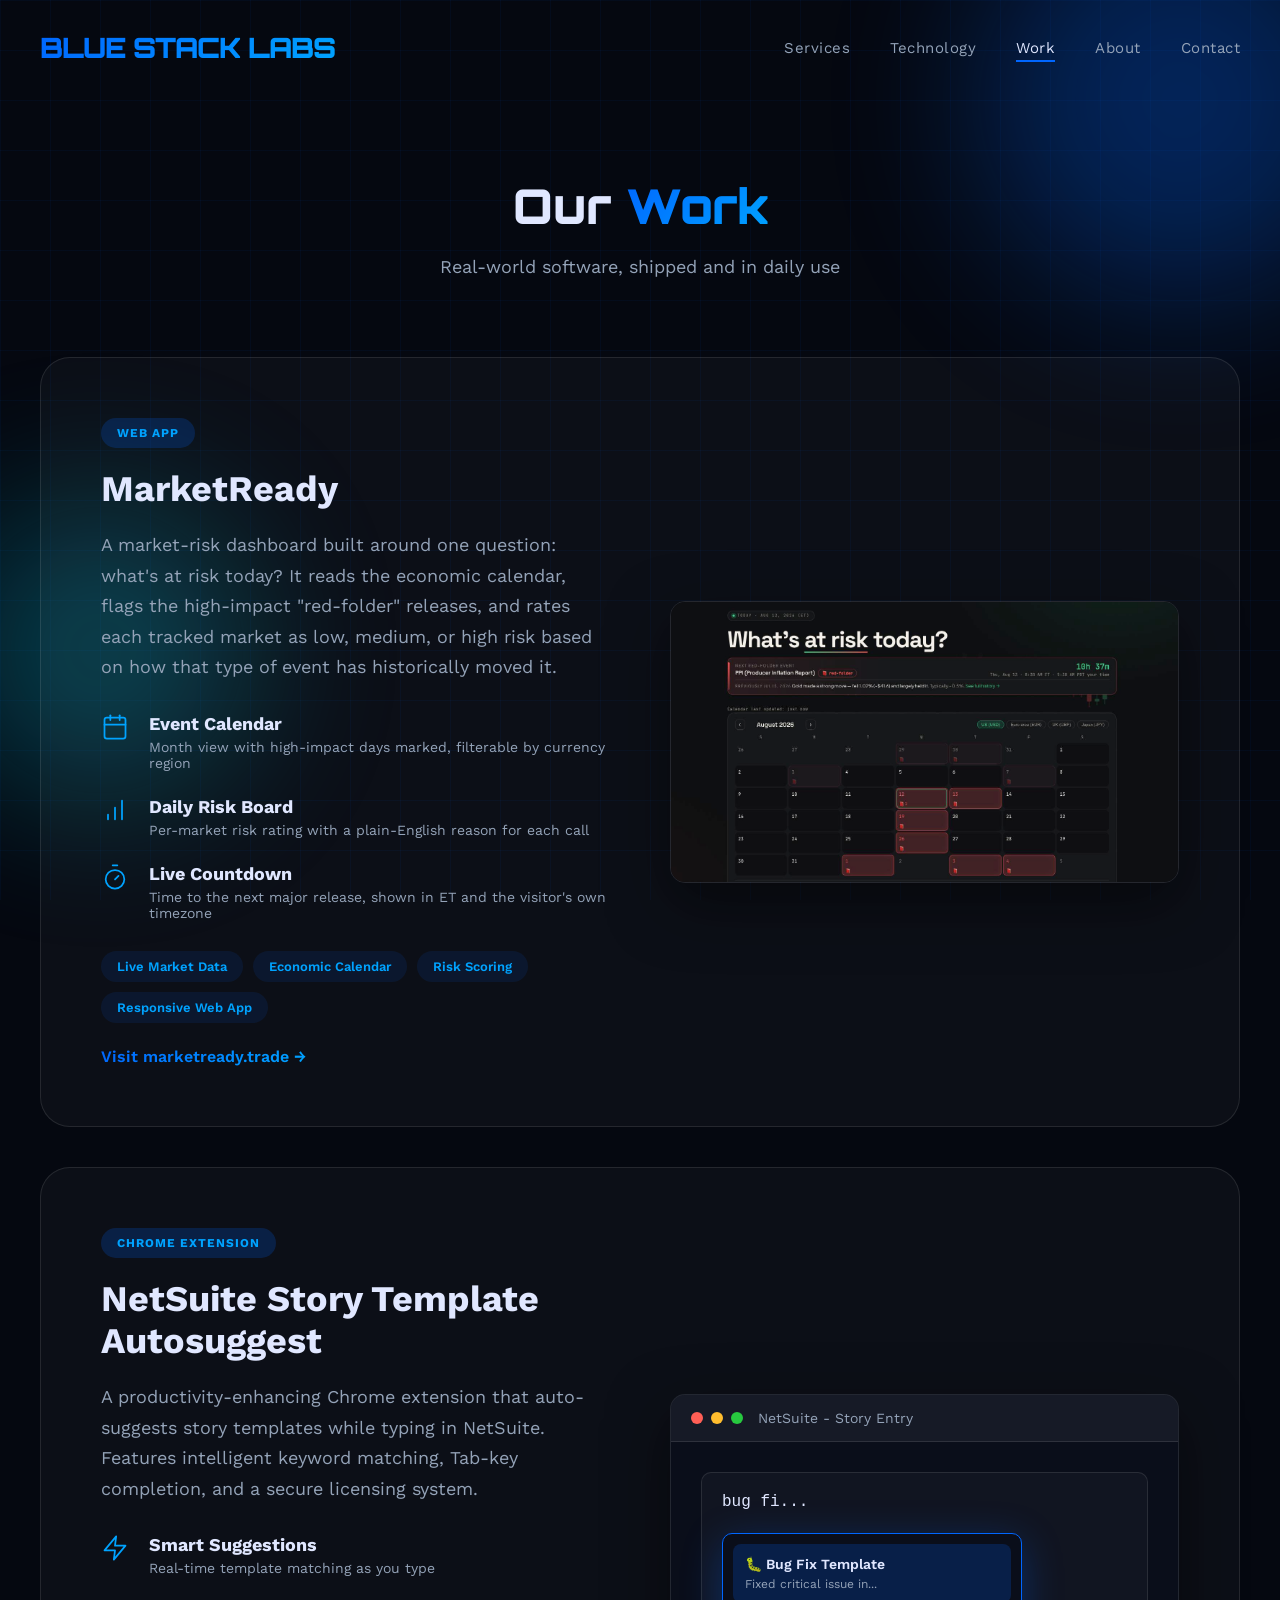
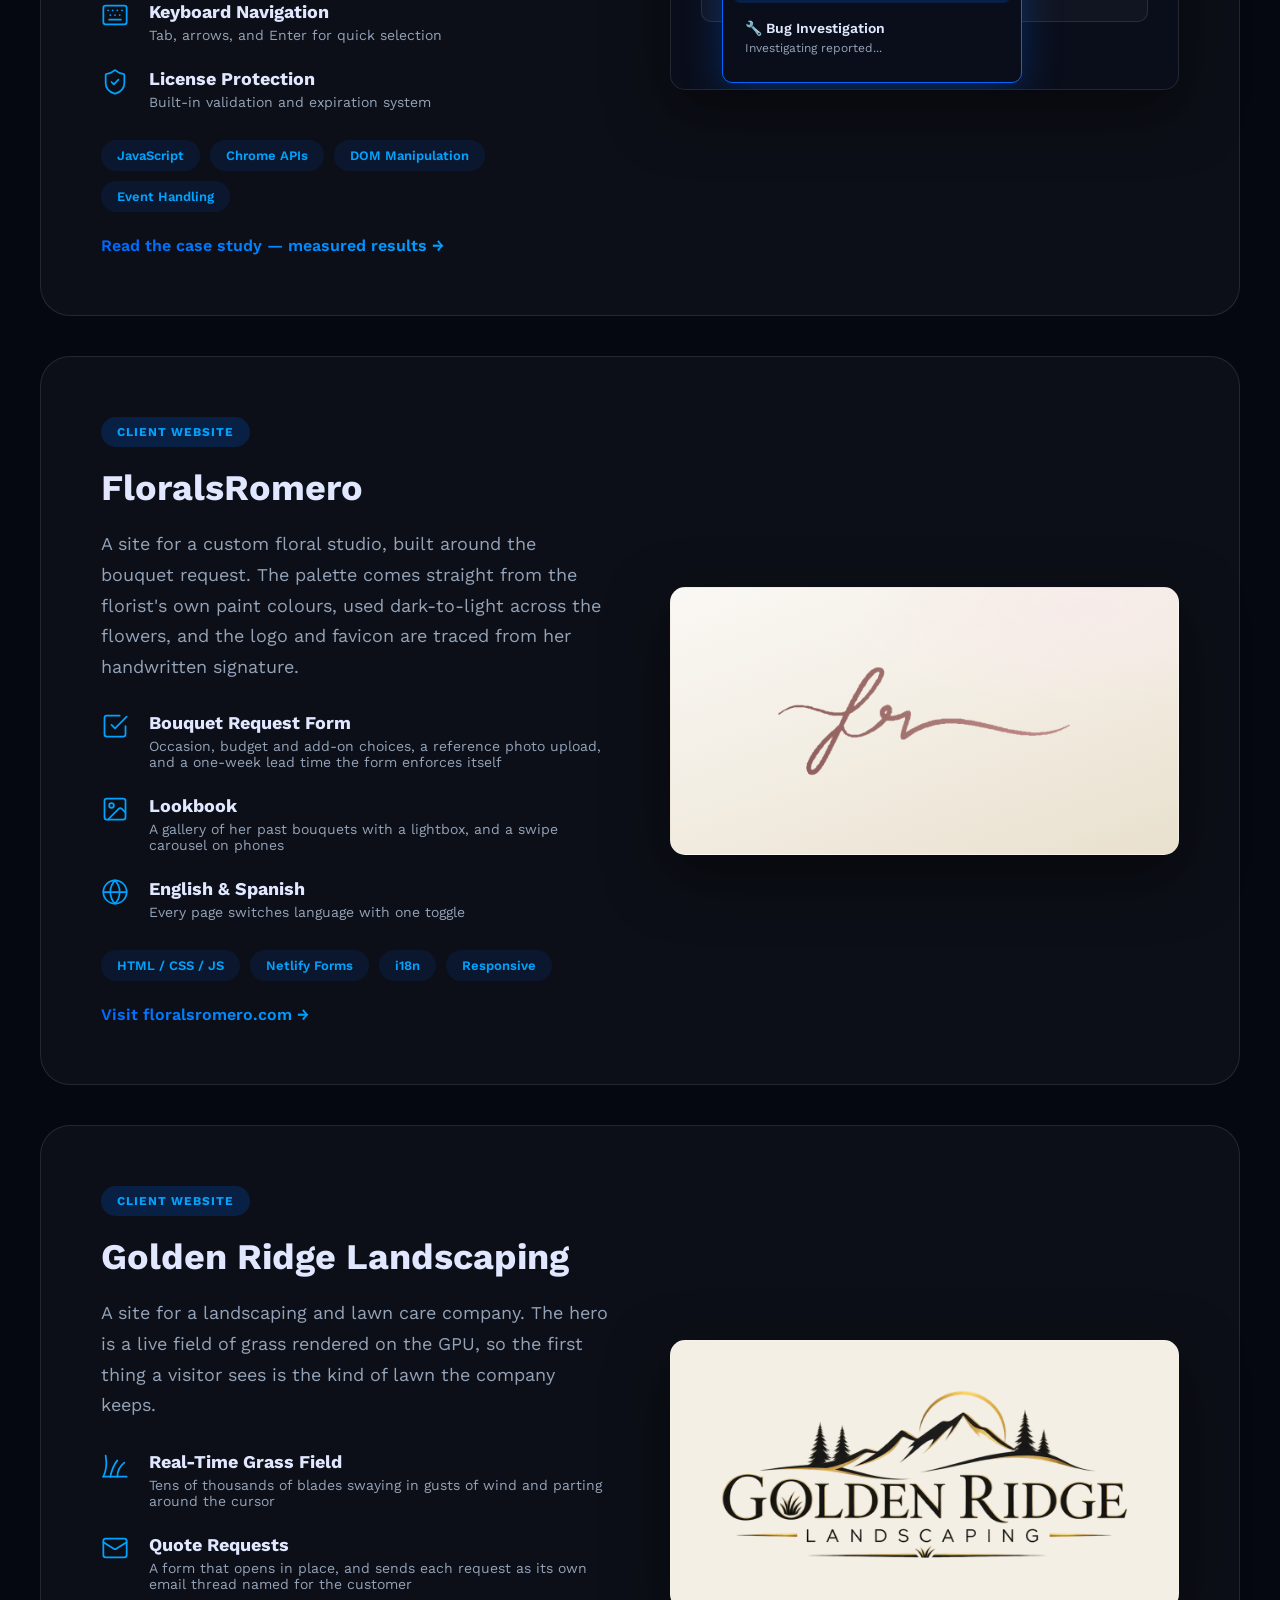
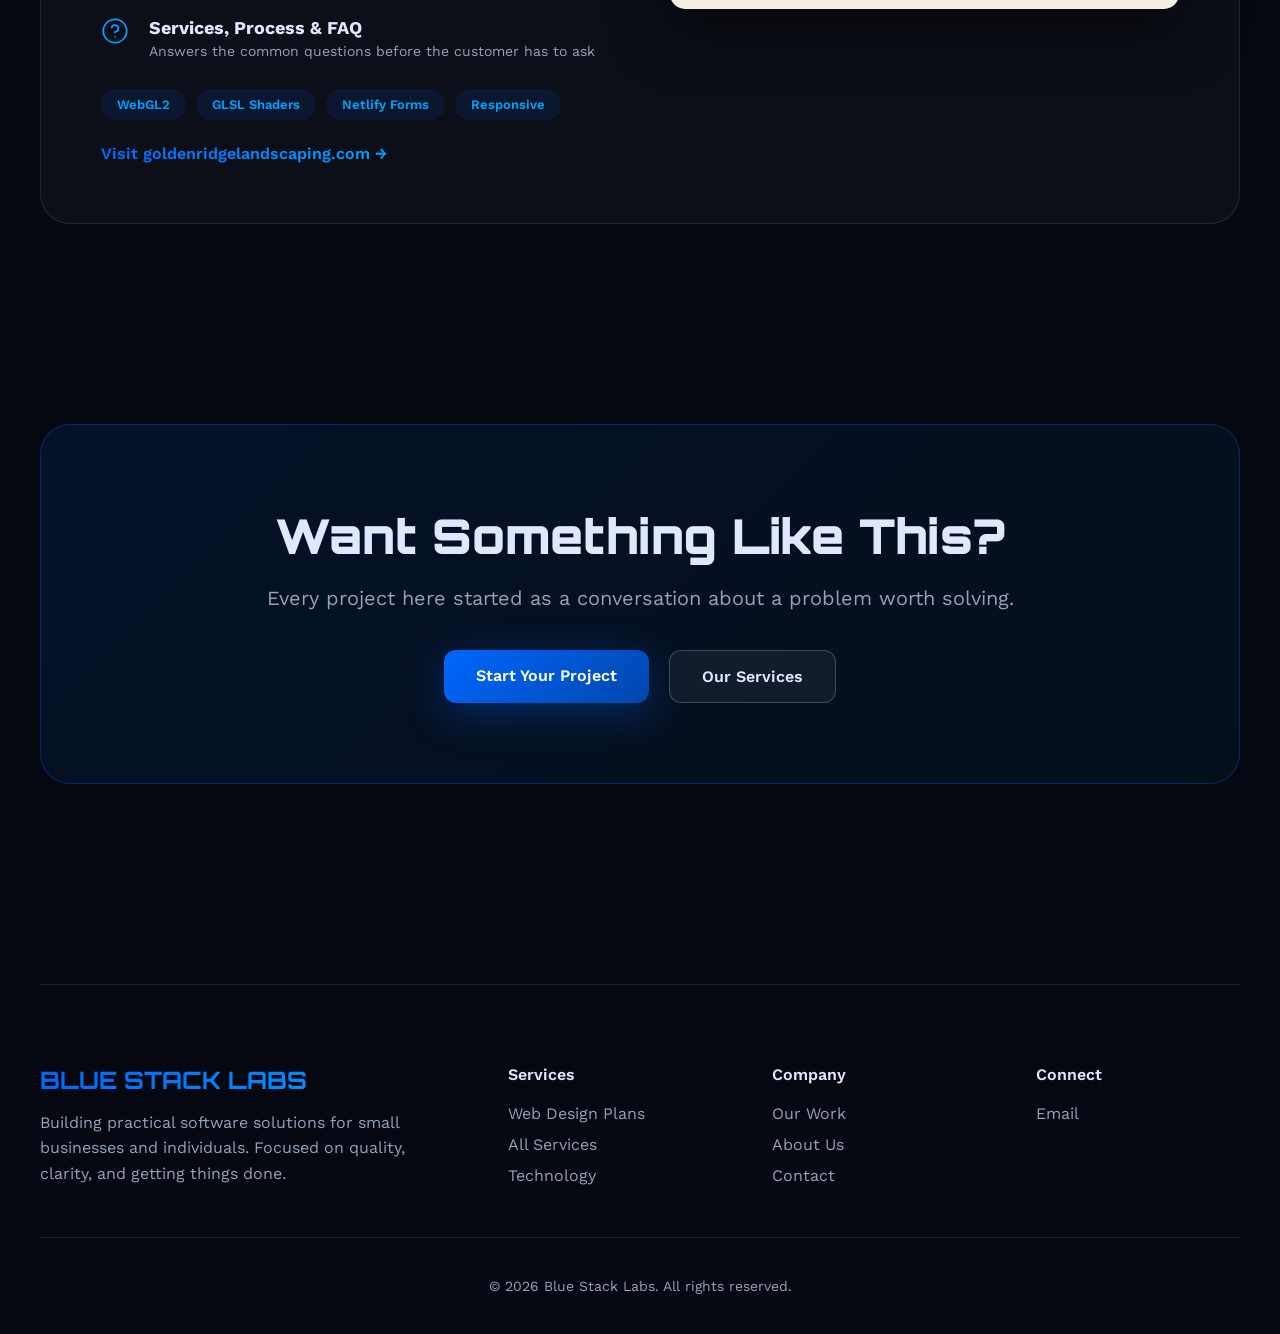
<file: work.html>
<!DOCTYPE html>
<html lang="en">
<head>
    <meta charset="UTF-8">
    <meta name="viewport" content="width=device-width, initial-scale=1.0">
    <title>Work — Blue Stack Labs</title>
    <meta name="description" content="Projects built by Blue Stack Labs, including the MarketReady risk dashboard, the NetSuite Story Template Autosuggest Chrome extension, and client websites for FloralsRomero and Golden Ridge Landscaping.">
    <link rel="canonical" href="https://bluestacklabs.software/work.html">

    <!-- Open Graph / Twitter: without these, sharing a link anywhere renders
         a bare URL with no title, description, or image. -->
    <meta property="og:type" content="website">
    <meta property="og:site_name" content="Blue Stack Labs">
    <meta property="og:url" content="https://bluestacklabs.software/work.html">
    <meta property="og:title" content="Work — Blue Stack Labs">
    <meta property="og:description" content="Projects built by Blue Stack Labs, including the MarketReady risk dashboard, the NetSuite Story Template Autosuggest Chrome extension, and client websites for FloralsRomero and Golden Ridge Landscaping.">
    <meta property="og:image" content="https://bluestacklabs.software/images/og-image.png">
    <meta property="og:image:width" content="1200">
    <meta property="og:image:height" content="630">
    <meta property="og:image:alt" content="Blue Stack Labs — Turning Ideas Into Working Software">
    <meta name="twitter:card" content="summary_large_image">
    <meta name="twitter:title" content="Work — Blue Stack Labs">
    <meta name="twitter:description" content="Projects built by Blue Stack Labs, including the MarketReady risk dashboard, the NetSuite Story Template Autosuggest Chrome extension, and client websites for FloralsRomero and Golden Ridge Landscaping.">
    <meta name="twitter:image" content="https://bluestacklabs.software/images/og-image.png">
    <meta name="theme-color" content="#050810">
    <link rel="icon" type="image/svg+xml" href="/favicon.svg">
    <link rel="apple-touch-icon" href="/favicon.svg">
    <link rel="preconnect" href="https://fonts.googleapis.com">
    <link rel="preconnect" href="https://fonts.gstatic.com" crossorigin>
    <link href="https://fonts.googleapis.com/css2?family=Orbitron:wght@400;700;900&family=Work+Sans:wght@300;400;600&display=swap" rel="stylesheet">
    <link rel="stylesheet" href="styles.css">
    <link rel="stylesheet" href="background.css">
</head>
<body>
    <a href="#main" class="skip-link">Skip to content</a>
    <div class="grid-background"></div>
    <div class="grid-glow"><div class="grid-background grid-background--lit"></div></div>
    <div class="cursor-glow"></div>
    <div class="orb orb-1"></div>
    <div class="orb orb-2"></div>

    <div class="container">
        <nav>
            <a href="index.html" class="logo">BLUE STACK LABS</a>
            <ul class="nav-links">
                <li><a href="services.html">Services</a></li>
                <li><a href="technology.html">Technology</a></li>
                <li><a href="work.html" class="active">Work</a></li>
                <li><a href="index.html#about">About</a></li>
                <li><a href="index.html#contact">Contact</a></li>
            </ul>
        </nav>

        <main id="main">

        <section class="page-section">
            <div class="section-header">
                <h2>Our <span class="gradient-text">Work</span></h2>
                <p>Real-world software, shipped and in daily use</p>
            </div>

            <div class="project-showcase">
                <div class="project-content">
                    <div class="project-tag">WEB APP</div>
                    <h3>MarketReady</h3>
                    <p class="project-description">A market-risk dashboard built around one question: what's at risk today? It reads the economic calendar, flags the high-impact "red-folder" releases, and rates each tracked market as low, medium, or high risk based on how that type of event has historically moved it.</p>
                    <div class="project-features">
                        <div class="feature-item">
                            <span class="feature-icon"><svg viewBox="0 0 24 24" aria-hidden="true" focusable="false"><path d="M8 2v4"/><path d="M16 2v4"/><rect width="18" height="18" x="3" y="4" rx="2"/><path d="M3 10h18"/></svg></span>
                            <div>
                                <strong>Event Calendar</strong>
                                <p>Month view with high-impact days marked, filterable by currency region</p>
                            </div>
                        </div>
                        <div class="feature-item">
                            <span class="feature-icon"><svg viewBox="0 0 24 24" aria-hidden="true" focusable="false"><path d="M12 20V10"/><path d="M18 20V4"/><path d="M6 20v-4"/></svg></span>
                            <div>
                                <strong>Daily Risk Board</strong>
                                <p>Per-market risk rating with a plain-English reason for each call</p>
                            </div>
                        </div>
                        <div class="feature-item">
                            <span class="feature-icon"><svg viewBox="0 0 24 24" aria-hidden="true" focusable="false"><path d="M10 2h4"/><path d="M12 14 15 11"/><circle cx="12" cy="14" r="8"/></svg></span>
                            <div>
                                <strong>Live Countdown</strong>
                                <p>Time to the next major release, shown in ET and the visitor's own timezone</p>
                            </div>
                        </div>
                    </div>
                    <div class="project-tech">
                        <span class="tech-badge">Live Market Data</span>
                        <span class="tech-badge">Economic Calendar</span>
                        <span class="tech-badge">Risk Scoring</span>
                        <span class="tech-badge">Responsive Web App</span>
                    </div>
                    <p style="margin-top:24px;">
                        <a href="https://marketready.trade" target="_blank" rel="noopener noreferrer" class="gradient-text" style="font-weight:600; text-decoration:none;">Visit marketready.trade →</a>
                    </p>
                </div>
                <div class="project-visual">
                    <img src="images/marketready.jpg"
                         alt="MarketReady dashboard showing the day's risk headline, the next high-impact economic event with a countdown, and a month calendar."
                         class="project-screenshot">
                </div>
            </div>

            <div class="project-showcase" style="margin-top:40px;">
                <div class="project-content">
                    <div class="project-tag">CHROME EXTENSION</div>
                    <h3>NetSuite Story Template Autosuggest</h3>
                    <p class="project-description">A productivity-enhancing Chrome extension that auto-suggests story templates while typing in NetSuite. Features intelligent keyword matching, Tab-key completion, and a secure licensing system.</p>
                    <div class="project-features">
                        <div class="feature-item">
                            <span class="feature-icon"><svg viewBox="0 0 24 24" aria-hidden="true" focusable="false"><path d="M13 2 3 14h9l-1 8 10-12h-9l1-8z"/></svg></span>
                            <div>
                                <strong>Smart Suggestions</strong>
                                <p>Real-time template matching as you type</p>
                            </div>
                        </div>
                        <div class="feature-item">
                            <span class="feature-icon"><svg viewBox="0 0 24 24" aria-hidden="true" focusable="false"><rect width="20" height="16" x="2" y="4" rx="2"/><path d="M6 8h.01"/><path d="M10 8h.01"/><path d="M14 8h.01"/><path d="M18 8h.01"/><path d="M8 12h.01"/><path d="M12 12h.01"/><path d="M16 12h.01"/><path d="M7 16h10"/></svg></span>
                            <div>
                                <strong>Keyboard Navigation</strong>
                                <p>Tab, arrows, and Enter for quick selection</p>
                            </div>
                        </div>
                        <div class="feature-item">
                            <span class="feature-icon"><svg viewBox="0 0 24 24" aria-hidden="true" focusable="false"><path d="M20 13c0 5-3.5 7.5-7.66 8.95a1 1 0 0 1-.67-.01C7.5 20.5 4 18 4 13V6a1 1 0 0 1 1-1c2 0 4.5-1.2 6.24-2.72a1.17 1.17 0 0 1 1.52 0C14.51 3.81 17 5 19 5a1 1 0 0 1 1 1z"/><path d="m9 12 2 2 4-4"/></svg></span>
                            <div>
                                <strong>License Protection</strong>
                                <p>Built-in validation and expiration system</p>
                            </div>
                        </div>
                    </div>
                    <div class="project-tech">
                        <span class="tech-badge">JavaScript</span>
                        <span class="tech-badge">Chrome APIs</span>
                        <span class="tech-badge">DOM Manipulation</span>
                        <span class="tech-badge">Event Handling</span>
                    </div>
                    <p style="margin-top:24px;">
                        <a href="case-study-autosuggest.html" class="gradient-text" style="font-weight:600; text-decoration:none;">Read the case study — measured results →</a>
                    </p>
                </div>
                <div class="project-visual">
                    <div class="browser-mockup">
                        <div class="browser-header">
                            <div class="browser-dots">
                                <span></span>
                                <span></span>
                                <span></span>
                            </div>
                            <div class="browser-title">NetSuite - Story Entry</div>
                        </div>
                        <div class="browser-content">
                            <div class="demo-textarea">
                                <div class="typing-text">bug fi...</div>
                                <div class="suggestion-popup-demo">
                                    <div class="suggestion-item-demo active">
                                        <div class="suggestion-title">🐛 Bug Fix Template</div>
                                        <div class="suggestion-preview">Fixed critical issue in...</div>
                                    </div>
                                    <div class="suggestion-item-demo">
                                        <div class="suggestion-title">🔧 Bug Investigation</div>
                                        <div class="suggestion-preview">Investigating reported...</div>
                                    </div>
                                </div>
                            </div>
                            <div class="press-tab">Press <kbd>Tab</kbd> to insert</div>
                        </div>
                    </div>
                </div>
            </div>

            <div class="project-showcase" style="margin-top:40px;">
                <div class="project-content">
                    <div class="project-tag">CLIENT WEBSITE</div>
                    <h3>FloralsRomero</h3>
                    <p class="project-description">A site for a custom floral studio, built around the bouquet request. The palette comes straight from the florist's own paint colours, used dark-to-light across the flowers, and the logo and favicon are traced from her handwritten signature.</p>
                    <div class="project-features">
                        <div class="feature-item">
                            <span class="feature-icon"><svg viewBox="0 0 24 24" aria-hidden="true" focusable="false"><path d="M9 11l3 3L22 4"/><path d="M21 12v7a2 2 0 0 1-2 2H5a2 2 0 0 1-2-2V5a2 2 0 0 1 2-2h11"/></svg></span>
                            <div>
                                <strong>Bouquet Request Form</strong>
                                <p>Occasion, budget and add-on choices, a reference photo upload, and a one-week lead time the form enforces itself</p>
                            </div>
                        </div>
                        <div class="feature-item">
                            <span class="feature-icon"><svg viewBox="0 0 24 24" aria-hidden="true" focusable="false"><rect width="18" height="18" x="3" y="3" rx="2"/><circle cx="9" cy="9" r="2"/><path d="m21 15-3.09-3.09a2 2 0 0 0-2.82 0L6 21"/></svg></span>
                            <div>
                                <strong>Lookbook</strong>
                                <p>A gallery of her past bouquets with a lightbox, and a swipe carousel on phones</p>
                            </div>
                        </div>
                        <div class="feature-item">
                            <span class="feature-icon"><svg viewBox="0 0 24 24" aria-hidden="true" focusable="false"><circle cx="12" cy="12" r="10"/><path d="M2 12h20"/><path d="M12 2a14.5 14.5 0 0 1 0 20 14.5 14.5 0 0 1 0-20"/></svg></span>
                            <div>
                                <strong>English &amp; Spanish</strong>
                                <p>Every page switches language with one toggle</p>
                            </div>
                        </div>
                    </div>
                    <div class="project-tech">
                        <span class="tech-badge">HTML / CSS / JS</span>
                        <span class="tech-badge">Netlify Forms</span>
                        <span class="tech-badge">i18n</span>
                        <span class="tech-badge">Responsive</span>
                    </div>
                    <p style="margin-top:24px;">
                        <a href="https://floralsromero.com" target="_blank" rel="noopener noreferrer" class="gradient-text" style="font-weight:600; text-decoration:none;">Visit floralsromero.com →</a>
                    </p>
                </div>
                <div class="project-visual">
                    <img src="images/floralsromero-cover.png"
                         alt="The FloralsRomero signature mark — a handwritten fr in dusty rose on a cream ground."
                         width="1200" height="630" loading="lazy"
                         class="project-screenshot brand-cover brand-cover-floralsromero">
                </div>
            </div>

            <div class="project-showcase" style="margin-top:40px;">
                <div class="project-content">
                    <div class="project-tag">CLIENT WEBSITE</div>
                    <h3>Golden Ridge Landscaping</h3>
                    <p class="project-description">A site for a landscaping and lawn care company. The hero is a live field of grass rendered on the GPU, so the first thing a visitor sees is the kind of lawn the company keeps.</p>
                    <div class="project-features">
                        <div class="feature-item">
                            <span class="feature-icon"><svg viewBox="0 0 24 24" aria-hidden="true" focusable="false"><path d="M2 22c3-6 3-12 2-18"/><path d="M8 22c1-5 2-9 6-14"/><path d="M14 22c0-4 1-8 6-12"/><path d="M2 22h20"/></svg></span>
                            <div>
                                <strong>Real-Time Grass Field</strong>
                                <p>Tens of thousands of blades swaying in gusts of wind and parting around the cursor</p>
                            </div>
                        </div>
                        <div class="feature-item">
                            <span class="feature-icon"><svg viewBox="0 0 24 24" aria-hidden="true" focusable="false"><rect width="20" height="16" x="2" y="4" rx="2"/><path d="m22 7-8.97 5.7a1.94 1.94 0 0 1-2.06 0L2 7"/></svg></span>
                            <div>
                                <strong>Quote Requests</strong>
                                <p>A form that opens in place, and sends each request as its own email thread named for the customer</p>
                            </div>
                        </div>
                        <div class="feature-item">
                            <span class="feature-icon"><svg viewBox="0 0 24 24" aria-hidden="true" focusable="false"><circle cx="12" cy="12" r="10"/><path d="M9.09 9a3 3 0 0 1 5.83 1c0 2-3 3-3 3"/><path d="M12 17h.01"/></svg></span>
                            <div>
                                <strong>Services, Process &amp; FAQ</strong>
                                <p>Answers the common questions before the customer has to ask</p>
                            </div>
                        </div>
                    </div>
                    <div class="project-tech">
                        <span class="tech-badge">WebGL2</span>
                        <span class="tech-badge">GLSL Shaders</span>
                        <span class="tech-badge">Netlify Forms</span>
                        <span class="tech-badge">Responsive</span>
                    </div>
                    <p style="margin-top:24px;">
                        <a href="https://goldenridgelandscaping.com" target="_blank" rel="noopener noreferrer" class="gradient-text" style="font-weight:600; text-decoration:none;">Visit goldenridgelandscaping.com →</a>
                    </p>
                </div>
                <div class="project-visual">
                    <img src="images/golden-ridge-cover.png"
                         alt="The Golden Ridge Landscaping logo — a mountain ridge and pines under a gold sun."
                         width="1200" height="630" loading="lazy"
                         class="project-screenshot brand-cover brand-cover-goldenridge">
                </div>
            </div>
        </section>

        <section class="cta-section">
            <div class="cta-box">
                <h2>Want Something Like This?</h2>
                <p>Every project here started as a conversation about a problem worth solving.</p>
                <div class="cta-buttons" style="justify-content:center;">
                    <a href="index.html#contact" class="btn btn-primary">Start Your Project</a>
                    <a href="services.html" class="btn btn-secondary">Our Services</a>
                </div>
            </div>
        </section>
        </main>


        <footer>
            <div class="footer-content">
                <div class="footer-brand">
                    <h3>BLUE STACK LABS</h3>
                    <p>Building practical software solutions for small businesses and individuals. Focused on quality, clarity, and getting things done.</p>
                </div>
                <div class="footer-column">
                    <h4>Services</h4>
                    <ul>
                        <li><a href="plans.html">Web Design Plans</a></li>
                        <li><a href="services.html">All Services</a></li>
                        <li><a href="technology.html">Technology</a></li>
                    </ul>
                </div>
                <div class="footer-column">
                    <h4>Company</h4>
                    <ul>
                        <li><a href="work.html">Our Work</a></li>
                        <li><a href="index.html#about">About Us</a></li>
                        <li><a href="index.html#contact">Contact</a></li>
                    </ul>
                </div>
                <div class="footer-column">
                    <h4>Connect</h4>
                    <ul>
                        <li><a href="mailto:info@bluestacklabs.software">Email</a></li>
                    </ul>
                </div>
            </div>
            <div class="footer-bottom">
                <p>&copy; 2026 Blue Stack Labs. All rights reserved.</p>
            </div>
        </footer>
    </div>

    <script src="script.js"></script>
    <script src="background.js"></script>
</body>
</html>
</file>
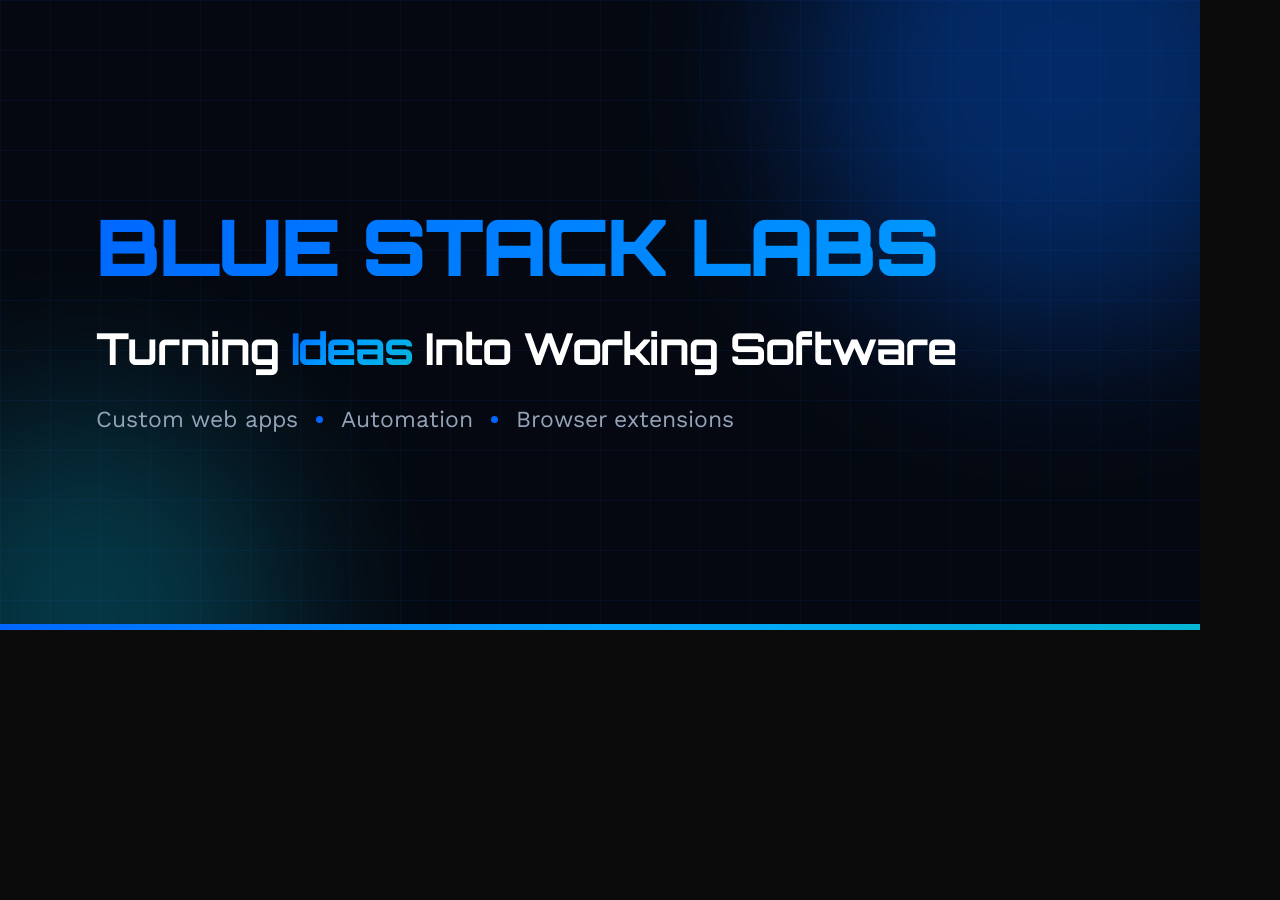
<file: tools/og-image.html>
<!DOCTYPE html>
<html lang="en">
<head>
<meta charset="UTF-8">
<link rel="preconnect" href="https://fonts.googleapis.com">
<link rel="preconnect" href="https://fonts.gstatic.com" crossorigin>
<link href="https://fonts.googleapis.com/css2?family=Orbitron:wght@400;700;900&family=Work+Sans:wght@300;400;600&display=swap" rel="stylesheet">
<style>
  * { margin:0; padding:0; box-sizing:border-box; }
  html,body { background:#0b0b0b; }
  .card {
    width:1200px; height:630px; position:relative; overflow:hidden;
    background:#050810; color:#e0e7ff;
    font-family:'Work Sans',sans-serif;
    display:flex; flex-direction:column; justify-content:center;
    padding:0 96px;
  }
  .grid {
    position:absolute; inset:0;
    background-image:
      linear-gradient(rgba(0,102,255,0.07) 1px, transparent 1px),
      linear-gradient(90deg, rgba(0,102,255,0.07) 1px, transparent 1px);
    background-size:50px 50px;
  }
  .orb { position:absolute; border-radius:50%; filter:blur(90px); }
  .orb-a { width:520px; height:520px; background:#0066FF; opacity:.36; top:-190px; right:-120px; }
  .orb-b { width:400px; height:400px; background:#06b6d4; opacity:.28; bottom:-180px; left:-110px; }
  .inner { position:relative; }
  .logo {
    font-family:'Orbitron',sans-serif; font-weight:900; font-size:78px; letter-spacing:-2px;
    background:linear-gradient(135deg,#0066FF,#00A3FF);
    -webkit-background-clip:text; background-clip:text; -webkit-text-fill-color:transparent;
    margin-bottom:26px;
  }
  h1 {
    font-family:'Orbitron',sans-serif; font-weight:700; font-size:44px;
    line-height:1.25; letter-spacing:-1px; color:#fff; margin-bottom:30px;
  }
  h1 em { font-style:normal;
    background:linear-gradient(135deg,#0066FF,#00A3FF,#06b6d4);
    -webkit-background-clip:text; background-clip:text; -webkit-text-fill-color:transparent; }
  .meta { display:flex; align-items:center; gap:18px; font-size:23px; color:#94a3b8; }
  .dot { width:7px; height:7px; border-radius:50%; background:#0066FF; }
  .rule { position:absolute; left:0; right:0; bottom:0; height:6px;
          background:linear-gradient(90deg,#0066FF,#00A3FF,#06b6d4); }
</style>
</head>
<body>
  <div class="card">
    <div class="grid"></div>
    <div class="orb orb-a"></div>
    <div class="orb orb-b"></div>
    <div class="inner">
      <div class="logo">BLUE STACK LABS</div>
      <h1>Turning <em>Ideas</em> Into Working Software</h1>
      <div class="meta">
        <span>Custom web apps</span><span class="dot"></span>
        <span>Automation</span><span class="dot"></span>
        <span>Browser extensions</span>
      </div>
    </div>
    <div class="rule"></div>
  </div>
</body>
</html>
</file>
<file: styles.css>
:root {
    --primary-blue: #0066FF;
    --deep-blue: #0047AB;
    --light-blue: #00A3FF;
    --dark-bg: #0a0e1a;
    --darker-bg: #050810;
    --text-light: #e0e7ff;
    --text-dim: #94a3b8;
    --accent-cyan: #06b6d4;
    /* Wordmark typeface — kept separate from the other Orbitron headings so
       the logo can be changed on its own. */
    --font-logo: 'Orbitron', sans-serif;
}

* {
    margin: 0;
    padding: 0;
    box-sizing: border-box;
}

/* overflow-x on body alone does not stop the document itself from
   overflowing — html needs it too, or a stray wide element leaves the page
   pannable sideways and shifted left when zoomed out on a phone. */
html {
    overflow-x: hidden;
}

body {
    font-family: 'Work Sans', sans-serif;
    background: var(--darker-bg);
    color: var(--text-light);
    overflow-x: hidden;
}

/* Animated background grid */
.grid-background {
    position: fixed;
    top: 0;
    left: 0;
    width: 100%;
    height: 100%;
    background-image: 
        linear-gradient(rgba(0, 102, 255, 0.05) 1px, transparent 1px),
        linear-gradient(90deg, rgba(0, 102, 255, 0.05) 1px, transparent 1px);
    background-size: 50px 50px;
    animation: gridMove 20s linear infinite;
    z-index: 0;
}

@keyframes gridMove {
    0% { transform: translate(0, 0); }
    100% { transform: translate(50px, 50px); }
}

/* The interactive background (pointer glow + warping grid canvas) lives in
   background.css / background.js, shared with plans.html. */

/* Glowing orbs in background */
.orb {
    position: fixed;
    border-radius: 50%;
    filter: blur(80px);
    opacity: 0.3;
    animation: float 15s infinite ease-in-out;
    z-index: 0;
}

.orb-1 {
    width: 400px;
    height: 400px;
    background: var(--primary-blue);
    top: -100px;
    right: -100px;
    animation-delay: 0s;
}

.orb-2 {
    width: 300px;
    height: 300px;
    background: var(--accent-cyan);
    bottom: 100px;
    left: -50px;
    animation-delay: 5s;
}

@keyframes float {
    0%, 100% { transform: translate(0, 0) scale(1); }
    50% { transform: translate(50px, -50px) scale(1.1); }
}

.container {
    max-width: 1400px;
    margin: 0 auto;
    padding: 0 40px;
    position: relative;
    z-index: 1;
}

/* Keyboard users can jump straight past the nav. Hidden until focused. */
.skip-link {
    position: absolute;
    left: 16px;
    top: -60px;
    z-index: 100;
    padding: 12px 20px;
    border-radius: 0 0 10px 10px;
    background: var(--primary-blue);
    color: #fff;
    font-weight: 600;
    text-decoration: none;
    transition: top 0.2s ease;
}

.skip-link:focus {
    top: 0;
}

main:focus {
    outline: none;
}

/* Navigation */
nav {
    padding: 30px 0;
    display: flex;
    justify-content: space-between;
    align-items: center;
    animation: slideDown 0.8s ease-out;
}

@keyframes slideDown {
    from { transform: translateY(-50px); opacity: 0; }
    to { transform: translateY(0); opacity: 1; }
}

.logo {
    font-family: var(--font-logo);
    font-size: 28px;
    font-weight: 900;
    letter-spacing: -1px;
    background: linear-gradient(135deg, var(--primary-blue), var(--light-blue));
    -webkit-background-clip: text;
    -webkit-text-fill-color: transparent;
    background-clip: text;
    text-decoration: none;
}

.nav-links {
    display: flex;
    gap: 40px;
    list-style: none;
}

.nav-links a {
    color: var(--text-dim);
    text-decoration: none;
    font-weight: 400;
    font-size: 15px;
    letter-spacing: 0.5px;
    transition: all 0.3s ease;
    position: relative;
}

.nav-links a::after {
    content: '';
    position: absolute;
    bottom: -5px;
    left: 0;
    width: 0;
    height: 2px;
    background: var(--primary-blue);
    transition: width 0.3s ease;
}

.nav-links a:hover {
    color: var(--text-light);
}

.nav-links a:hover::after {
    width: 100%;
}

/* Current page — set in the markup on subpages, and by script.js while
   scrolling the front page. */
.nav-links a.active {
    color: var(--text-light);
}

.nav-links a.active::after {
    width: 100%;
}

/* Hero Section */
.hero {
    padding: 100px 0 150px;
    animation: fadeInUp 1s ease-out 0.3s both;
}

@keyframes fadeInUp {
    from { transform: translateY(30px); opacity: 0; }
    to { transform: translateY(0); opacity: 1; }
}

.hero-content {
    display: grid;
    grid-template-columns: 1fr 1fr;
    gap: 80px;
    align-items: center;
}

.hero-text h1 {
    font-family: 'Orbitron', sans-serif;
    font-size: 72px;
    font-weight: 900;
    line-height: 1.1;
    margin-bottom: 30px;
    letter-spacing: -2px;
}

.gradient-text {
    background: linear-gradient(135deg, var(--primary-blue), var(--light-blue), var(--accent-cyan));
    -webkit-background-clip: text;
    -webkit-text-fill-color: transparent;
    background-clip: text;
    animation: gradientShift 3s ease infinite;
    background-size: 200% 200%;
}

@keyframes gradientShift {
    0%, 100% { background-position: 0% 50%; }
    50% { background-position: 100% 50%; }
}

.hero-text p {
    font-size: 20px;
    line-height: 1.7;
    color: var(--text-dim);
    margin-bottom: 40px;
    max-width: 550px;
}

.cta-buttons {
    display: flex;
    gap: 20px;
}

.btn {
    padding: 16px 32px;
    border-radius: 12px;
    text-decoration: none;
    font-weight: 600;
    font-size: 16px;
    transition: all 0.3s ease;
    cursor: pointer;
    border: none;
    font-family: 'Work Sans', sans-serif;
}

.btn-primary {
    background: linear-gradient(135deg, var(--primary-blue), var(--deep-blue));
    color: white;
    box-shadow: 0 10px 40px rgba(0, 102, 255, 0.3);
}

.btn-primary:hover {
    transform: translateY(-2px);
    box-shadow: 0 15px 50px rgba(0, 102, 255, 0.4);
}

.btn-secondary {
    background: rgba(255, 255, 255, 0.05);
    color: var(--text-light);
    border: 1px solid rgba(255, 255, 255, 0.2);
}

.btn-secondary:hover {
    background: rgba(255, 255, 255, 0.1);
    border-color: var(--primary-blue);
}

/* 3D Stack Visual */
.hero-visual {
    /* Single source of truth for the logo's size — everything below scales
       from this, so the whole 3D stack shrinks responsively with the viewport.
       Uses a steeper vw factor so the logo shrinks quickly as the window
       narrows and its spinning sweep stays clear of the text/buttons. */
    --layer: clamp(160px, 23vw, 345px);
    perspective: calc(var(--layer) * 4);
    overflow: visible;
    /* Sit the logo a bit lower and reserve space for the upward part of the
       spin so it doesn't ride up over content above it. */
    margin-top: calc(var(--layer) * 0.3);
}

.stack-3d {
    position: relative;
    /* Only needs to be as wide as one layer: the three layers are absolutely
       positioned against this box's top-left, so its width doesn't place them.
       At 100% it hung ~80px past the viewport — invisible, but real overflow. */
    width: var(--layer);
    height: calc(var(--layer) * 1.4);
    /* Nudge the logo to the right (scales with the logo size) */
    left: calc(var(--layer) * 0.35);
    transform-style: preserve-3d;
    animation: rotate3d 20s infinite linear;
    /* Closed by default: the animation is held at its 0% keyframe, which parks
       the stack square-on with a slight top-edge tilt. Opening just resumes it. */
    animation-play-state: paused;
    overflow: visible;
    cursor: pointer;
    /* Spin in place around the middle (Back End) layer's center, instead of
       orbiting the container's center. The layers are anchored top-left, so
       the middle layer's center sits at (--layer/2, --layer/2). */
    transform-origin: calc(var(--layer) / 2) calc(var(--layer) / 2);
}

.stack-3d.is-open {
    animation-play-state: running;
}

/* Applied by script.js only while collapsing. Pausing a live rotation would
   freeze the square at whatever angle it happened to reach, so the animation
   is dropped and the transform transitioned back to square-on instead. */
.stack-3d.is-unwinding {
    animation: none;
    transition: transform 0.6s cubic-bezier(0.22, 0.7, 0.28, 1);
}

.stack-3d:focus-visible {
    outline: none;
}

@keyframes rotate3d {
    0% { transform: rotateY(0deg) rotateX(10deg); }
    100% { transform: rotateY(360deg) rotateX(10deg); }
}

.layer {
    position: absolute;
    width: var(--layer);
    height: var(--layer);
    background: linear-gradient(135deg, rgba(0, 102, 255, 0.2), rgba(0, 163, 255, 0.1));
    border: 2px solid rgba(0, 102, 255, 0.3);
    border-radius: 20px;
    backdrop-filter: blur(10px);
    overflow: hidden;
    /* Center the code on the face; label stays pinned top-left (absolute) */
    display: flex;
    flex-direction: column;
    justify-content: center;
    align-items: center;
    padding: 0 6%;
}

/* The layers move between three states — closed, hover-peek, open — as
   fractions of --layer so they scale with the square. There is no per-layer
   animation; the only continuous motion is the parent .stack-3d spinning, so
   the opened stack still rotates as one solid unit. */
.layer {
    transition: transform 0.55s cubic-bezier(0.22, 0.7, 0.28, 1),
                border-color 0.35s ease,
                box-shadow 0.35s ease;
}

/* Closed: a shallow diagonal fan, so the stack reads as three levels at rest
   without giving away the full exploded view. */
.layer:nth-child(1) {
    transform: translate3d(calc(var(--layer) * 0.10), calc(var(--layer) * -0.10), calc(var(--layer) * 0.16));
}

.layer:nth-child(2) {
    transform: translate3d(0, 0, 0);
}

.layer:nth-child(3) {
    transform: translate3d(calc(var(--layer) * -0.10), calc(var(--layer) * 0.10), calc(var(--layer) * -0.16));
}

/* Hover: widen the fan a little and light the edges — the affordance that
   says this is clickable. Transforms are applied to the layers rather than
   .stack-3d, whose transform belongs to the spin keyframes. The stagger lives
   here so the layers settle back together without one. */
.stack-3d:not(.is-open):hover .layer:nth-child(1),
.stack-3d:not(.is-open):focus-visible .layer:nth-child(1) {
    transform: translate3d(calc(var(--layer) * 0.15), calc(var(--layer) * -0.15), calc(var(--layer) * 0.26));
}

.stack-3d:not(.is-open):hover .layer:nth-child(2),
.stack-3d:not(.is-open):focus-visible .layer:nth-child(2) {
    transform: translate3d(0, 0, 0);
    transition-delay: 0.04s;
}

.stack-3d:not(.is-open):hover .layer:nth-child(3),
.stack-3d:not(.is-open):focus-visible .layer:nth-child(3) {
    transform: translate3d(calc(var(--layer) * -0.15), calc(var(--layer) * 0.15), calc(var(--layer) * -0.26));
    transition-delay: 0.08s;
}

.stack-3d:not(.is-open):hover .layer,
.stack-3d:not(.is-open):focus-visible .layer {
    border-color: rgba(0, 163, 255, 0.6);
    box-shadow: 0 0 30px rgba(0, 102, 255, 0.25);
}

/* Open: the full exploded stack. */
.stack-3d.is-open .layer:nth-child(1) {
    transform: translate3d(calc(var(--layer) * 0.27), calc(var(--layer) * -0.27), calc(var(--layer) * 0.53));
}

.stack-3d.is-open .layer:nth-child(2) {
    transform: translate3d(0, 0, 0);
}

.stack-3d.is-open .layer:nth-child(3) {
    transform: translate3d(calc(var(--layer) * -0.27), calc(var(--layer) * 0.27), calc(var(--layer) * -0.53));
}

/* Closed-state cover on the front face. Opaque enough to hide the code
   sitting underneath it on the same layer. */
.stack-cta {
    position: absolute;
    inset: 0;
    z-index: 3;
    display: flex;
    flex-direction: column;
    justify-content: center;
    align-items: center;
    gap: calc(var(--layer) * 0.07);
    padding: 0 9%;
    text-align: center;
    background:
        linear-gradient(135deg, rgba(0, 102, 255, 0.38), rgba(0, 163, 255, 0.16)),
        var(--dark-bg);
    transition: opacity 0.35s ease;
}

.stack-cta-title {
    font-family: 'Orbitron', sans-serif;
    font-size: clamp(13px, calc(var(--layer) / 11), 26px);
    font-weight: 900;
    line-height: 1.3;
    letter-spacing: -0.5px;
    background: linear-gradient(135deg, #ffffff, var(--light-blue));
    -webkit-background-clip: text;
    -webkit-text-fill-color: transparent;
    background-clip: text;
}

.stack-cta-hint {
    font-size: clamp(9px, calc(var(--layer) / 26), 12px);
    font-weight: 600;
    letter-spacing: 1.5px;
    text-transform: uppercase;
    color: var(--text-dim);
    transition: color 0.3s ease;
}

.stack-3d:hover .stack-cta-hint,
.stack-3d:focus-visible .stack-cta-hint {
    color: var(--light-blue);
}

.stack-3d.is-open .stack-cta {
    opacity: 0;
    pointer-events: none;
}

/* Code on the stack faces */
.layer-label {
    position: absolute;
    top: 12px;
    left: 16px;
    z-index: 2;
    font-family: 'Orbitron', sans-serif;
    font-size: 10px;
    font-weight: 700;
    text-transform: uppercase;
    letter-spacing: 2px;
    color: rgba(255, 255, 255, 0.55);
}

.layer-code {
    margin: 0;
    /* Size scales with the square so the longest line spans ~85% of the
       width; flex centering (on .layer) spreads the lines down the face. */
    font-size: clamp(7px, calc(var(--layer) / 20), 16px);
    line-height: 2;
    white-space: pre;
    color: var(--text-light, #e0e7ff);
    text-shadow: 0 1px 3px rgba(0, 0, 0, 0.6);
    pointer-events: none;
}

/* Syntax tokens */
.tok-tag  { color: #7dd3fc; }
.tok-attr { color: #fcd34d; }
.tok-str  { color: #86efac; }
.tok-kw   { color: #c4b5fd; }
.tok-fn   { color: #f9a8d4; }
.tok-com  { color: #64748b; }
.tok-num  { color: #fdba74; }

/* Blinking cursor on the front layer */
.code-cursor {
    display: inline-block;
    width: 7px;
    height: 13px;
    margin-left: 2px;
    vertical-align: text-bottom;
    background: #fcd34d;
    box-shadow: 0 0 6px rgba(252, 211, 77, 0.7);
    animation: cursorBlink 1.1s steps(1) infinite;
}

@keyframes cursorBlink {
    0%, 50%      { opacity: 1; }
    50.01%, 100% { opacity: 0; }
}

/* Pause decorative motion for users who prefer reduced motion. Opening and
   closing the stack is a deliberate interaction rather than decoration, so it
   still works — it just changes state immediately instead of animating, and
   the opened stack doesn't spin. */
@media (prefers-reduced-motion: reduce) {
    .stack-3d,
    .code-cursor,
    .grid-background,
    .orb {
        animation: none;
    }

    .layer,
    .flip-inner,
    .carousel-track {
        transition-duration: 0.01ms;
    }
}

/* Services Section */
.services {
    padding: 100px 0;
}

.section-header {
    text-align: center;
    margin-bottom: 80px;
}

.section-header h2 {
    font-family: 'Orbitron', sans-serif;
    font-size: 48px;
    font-weight: 900;
    margin-bottom: 20px;
}

.section-header p {
    font-size: 18px;
    color: var(--text-dim);
    max-width: 600px;
    margin: 0 auto;
}

.services-grid {
    display: grid;
    grid-template-columns: repeat(3, 1fr);
    gap: 30px;
}

.service-card {
    background: rgba(255, 255, 255, 0.03);
    padding: 40px;
    border-radius: 20px;
    border: 1px solid rgba(255, 255, 255, 0.1);
    transition: all 0.3s ease;
    cursor: pointer;
}

.service-card:hover {
    transform: translateY(-5px);
    border-color: var(--primary-blue);
    background: rgba(255, 255, 255, 0.05);
    box-shadow: 0 20px 60px rgba(0, 102, 255, 0.2);
}

/* Icons are inline SVG rather than emoji: emoji render differently on every
   OS, so the site would look different on Windows than on a Mac. Drawn with
   currentColor so they take their colour from the surrounding text. */
.service-icon {
    display: block;
    margin-bottom: 20px;
    color: var(--light-blue);
}

.service-icon svg,
.feature-icon svg {
    fill: none;
    stroke: currentColor;
    stroke-width: 1.5;
    stroke-linecap: round;
    stroke-linejoin: round;
}

.service-icon svg {
    width: 44px;
    height: 44px;
}

.service-card:hover .service-icon {
    color: var(--accent-cyan);
}

.service-icon,
.feature-icon {
    transition: color 0.3s ease;
}

.service-card h3 {
    font-size: 24px;
    margin-bottom: 15px;
    font-weight: 600;
}

.service-card p {
    color: var(--text-dim);
    line-height: 1.6;
    font-size: 16px;
}

/* Standalone pages (services, technology, work) open straight into content,
   so they need the breathing room the hero gives the front page. */
.page-section {
    padding: 80px 0 100px;
}

/* Only three cards carry this section, so they get more room than the
   six-card grid on the Services page. */
.services-teaser .services-grid {
    grid-template-columns: repeat(3, 1fr);
    gap: 34px;
}

.services-teaser .service-card {
    padding: 52px 44px;
}

.services-teaser .service-icon {
    margin-bottom: 26px;
}

.services-teaser .service-icon svg {
    width: 52px;
    height: 52px;
}

.services-teaser .service-card h3 {
    font-size: 27px;
    margin-bottom: 18px;
}

.services-teaser .service-card p {
    font-size: 17px;
    line-height: 1.65;
}

.projects-more {
    text-align: center;
    margin-top: 40px;
}

.projects-more a {
    font-weight: 600;
    font-size: 17px;
    text-decoration: none;
}

/* Project carousel */
.projects {
    padding: 100px 0;
}

.carousel {
    position: relative;
    max-width: 780px;
    margin: 0 auto;
    /* Room for the arrows to sit outside the card on wide screens. */
    padding: 0 60px;
}

.carousel-viewport {
    overflow: hidden;
    border-radius: 20px;
}

.carousel-track {
    display: flex;
    list-style: none;
    transition: transform 0.6s cubic-bezier(0.22, 0.7, 0.28, 1);
}

.carousel-slide {
    flex: 0 0 100%;
    min-width: 0;
}

.carousel-arrow {
    position: absolute;
    top: 50%;
    transform: translateY(-50%);
    width: 44px;
    height: 44px;
    border-radius: 50%;
    border: 1px solid rgba(255, 255, 255, 0.18);
    background: rgba(10, 14, 26, 0.85);
    color: var(--text-light);
    font-size: 26px;
    line-height: 1;
    cursor: pointer;
    transition: all 0.3s ease;
    z-index: 2;
}

.carousel-arrow:hover {
    border-color: var(--primary-blue);
    background: rgba(0, 102, 255, 0.2);
}

.carousel-prev { left: 0; }
.carousel-next { right: 0; }

.carousel-dots {
    display: flex;
    justify-content: center;
    gap: 10px;
    margin-top: 28px;
}

.carousel-dot {
    width: 10px;
    height: 10px;
    padding: 0;
    border-radius: 50%;
    border: 1px solid rgba(255, 255, 255, 0.3);
    background: transparent;
    cursor: pointer;
    transition: all 0.3s ease;
}

.carousel-dot[aria-selected="true"] {
    background: var(--primary-blue);
    border-color: var(--primary-blue);
    transform: scale(1.2);
}

/* Flip cards
   ----------
   Both faces are stacked in the same box with backface-visibility hidden, so
   the card has one height and the back is simply the front rotated 180deg. */
.flip-card {
    position: relative;
    /* Tall enough that the back copy fits without scrolling at every width. */
    height: clamp(420px, 48vw, 530px);
    perspective: 1600px;
    cursor: pointer;
}

.flip-inner {
    position: relative;
    width: 100%;
    height: 100%;
    transform-style: preserve-3d;
    transition: transform 0.7s cubic-bezier(0.22, 0.7, 0.28, 1);
}

.flip-card.is-flipped .flip-inner {
    transform: rotateY(180deg);
}

.flip-face {
    position: absolute;
    inset: 0;
    border-radius: 20px;
    border: 1px solid rgba(255, 255, 255, 0.1);
    background: rgba(255, 255, 255, 0.03);
    overflow: hidden;
    backface-visibility: hidden;
    -webkit-backface-visibility: hidden;
    transition: border-color 0.3s ease, box-shadow 0.3s ease;
}

.flip-card:hover .flip-face,
.flip-card:focus-visible .flip-face {
    border-color: var(--primary-blue);
    box-shadow: 0 20px 60px rgba(0, 102, 255, 0.2);
}

.flip-card:focus-visible {
    outline: none;
}

/* Screenshot on top, caption underneath. These are UI screenshots rather than
   photographs, so they're fitted whole (contain) instead of cropped to fill —
   a cover-crop lops the edges off the interface being shown. */
.flip-front {
    display: flex;
    flex-direction: column;
    background: var(--darker-bg);
}

.flip-front img {
    flex: 1;
    min-height: 0;
    width: 100%;
    object-fit: contain;
    object-position: center;
    padding: 22px 22px 0;
    display: block;
}

/* Client covers: the mark is a transparent PNG and the client's own ground is
   painted behind it here, so the colour fills the whole image area, into the
   card's rounded corners, at any card shape, without cropping the mark.
   The padding goes because the PNG carries its own margin around the mark. */
.flip-front img.brand-cover {
    padding: 0;
}

/* MarketReady's panel colour, from its own social banner. */
.brand-cover-marketready {
    background: #080809;
}

/* FloralsRomero's .hero background, from her site.css, verbatim. */
.brand-cover-floralsromero {
    background:
        radial-gradient(ellipse 80% 60% at 82% 8%, #F7EBE9 0%, transparent 60%),
        linear-gradient(160deg, #FAF8F4 0%, #F3EEE4 46%, #E9E0CE 100%);
}

/* Golden Ridge's cream, from their logo card. */
.brand-cover-goldenridge {
    background: #F3EFE4;
}

.flip-front-meta {
    padding: 22px 30px 26px;
    background: linear-gradient(135deg, rgba(0, 102, 255, 0.10), rgba(0, 163, 255, 0.03));
    border-top: 1px solid rgba(255, 255, 255, 0.08);
}

.flip-front-meta h3 {
    font-size: 26px;
    font-weight: 700;
    margin: 4px 0 10px;
}

.flip-hint {
    font-size: 12px;
    font-weight: 600;
    letter-spacing: 1.5px;
    text-transform: uppercase;
    color: var(--text-dim);
    transition: color 0.3s ease;
}

.flip-card:hover .flip-hint,
.flip-card:focus-visible .flip-hint {
    color: var(--light-blue);
}

.flip-back {
    transform: rotateY(180deg);
    display: flex;
    flex-direction: column;
    justify-content: center;
    padding: 36px;
    background:
        linear-gradient(135deg, rgba(0, 102, 255, 0.12), rgba(0, 163, 255, 0.04)),
        var(--dark-bg);
    /* Should fit at every width, but scroll rather than spill if the copy on a
       future card runs long. */
    overflow-y: auto;
    scrollbar-width: thin;
    scrollbar-color: rgba(255, 255, 255, 0.2) transparent;
}

/* The back is a flex column, so these would otherwise stretch to full width
   instead of hugging their text. */
.flip-back .project-tag,
.flip-back .flip-link {
    align-self: flex-start;
}

.flip-back h3 {
    font-size: 26px;
    font-weight: 700;
    margin: 6px 0 14px;
}

.flip-back p {
    color: var(--text-dim);
    line-height: 1.65;
    font-size: 15px;
    margin-bottom: 12px;
}

.flip-back .project-tech {
    margin-top: 14px;
}

.flip-link {
    display: inline-block;
    margin-top: 20px;
    color: var(--light-blue);
    font-weight: 600;
    font-size: 15px;
    text-decoration: none;
}

.flip-link:hover {
    text-decoration: underline;
}

.project-screenshot {
    width: 100%;
    height: auto;
    display: block;
    border-radius: 15px;
    border: 1px solid rgba(255, 255, 255, 0.1);
    box-shadow: 0 20px 60px rgba(0, 0, 0, 0.5);
}

/* Technology page detail cards */
.tech-detail {
    padding: 0 0 100px;
}

.tech-detail-grid {
    display: grid;
    grid-template-columns: repeat(2, 1fr);
    gap: 30px;
    max-width: 900px;
    margin: 0 auto;
}

.tech-detail-card {
    background: rgba(255, 255, 255, 0.03);
    padding: 40px;
    border-radius: 20px;
    border: 1px solid rgba(255, 255, 255, 0.1);
    transition: all 0.3s ease;
}

.tech-detail-card:hover {
    border-color: var(--primary-blue);
    background: rgba(255, 255, 255, 0.05);
}

.tech-detail-card h3 {
    font-size: 22px;
    margin-bottom: 12px;
    font-weight: 600;
}

.tech-detail-card p {
    color: var(--text-dim);
    line-height: 1.65;
    font-size: 15px;
}

/* Tech Stack */
.tech-stack {
    padding: 100px 0;
}

.tech-logos {
    display: grid;
    grid-template-columns: repeat(4, 1fr);
    gap: 30px;
    max-width: 900px;
    margin: 0 auto;
}

.tech-item {
    background: rgba(255, 255, 255, 0.05);
    padding: 30px;
    border-radius: 15px;
    text-align: center;
    font-weight: 600;
    font-size: 18px;
    border: 1px solid rgba(255, 255, 255, 0.1);
    transition: all 0.3s ease;
}

.tech-item:hover {
    background: rgba(0, 102, 255, 0.1);
    border-color: var(--primary-blue);
    transform: translateY(-5px);
}

/* Featured Project */
.featured-project {
    padding: 100px 0;
}

.project-showcase {
    display: grid;
    grid-template-columns: 1fr 1fr;
    gap: 60px;
    align-items: center;
    background: rgba(255, 255, 255, 0.03);
    padding: 60px;
    border-radius: 30px;
    border: 1px solid rgba(255, 255, 255, 0.1);
}

.project-tag {
    display: inline-block;
    background: rgba(0, 102, 255, 0.2);
    color: var(--light-blue);
    padding: 8px 16px;
    border-radius: 20px;
    font-size: 12px;
    font-weight: 700;
    letter-spacing: 1px;
    margin-bottom: 20px;
}

.project-content h3 {
    font-size: 36px;
    margin-bottom: 20px;
    font-weight: 700;
}

.project-description {
    font-size: 18px;
    line-height: 1.7;
    color: var(--text-dim);
    margin-bottom: 30px;
}

.project-features {
    margin: 30px 0;
}

.feature-item {
    display: flex;
    gap: 20px;
    align-items: flex-start;
    margin-bottom: 25px;
}

.feature-icon {
    flex-shrink: 0;
    color: var(--light-blue);
    line-height: 0;
}

.feature-icon svg {
    width: 28px;
    height: 28px;
}

.feature-item strong {
    display: block;
    font-size: 18px;
    margin-bottom: 5px;
    color: var(--text-light);
}

.feature-item p {
    color: var(--text-dim);
    font-size: 14px;
}

.project-tech {
    display: flex;
    flex-wrap: wrap;
    gap: 10px;
    margin-top: 30px;
}

.tech-badge {
    background: rgba(0, 102, 255, 0.1);
    color: var(--light-blue);
    padding: 8px 16px;
    border-radius: 20px;
    font-size: 13px;
    font-weight: 600;
}

/* Browser Mockup */
.browser-mockup {
    background: var(--dark-bg);
    border-radius: 15px;
    overflow: hidden;
    border: 1px solid rgba(255, 255, 255, 0.1);
    box-shadow: 0 20px 60px rgba(0, 0, 0, 0.5);
}

.browser-header {
    background: rgba(255, 255, 255, 0.05);
    padding: 15px 20px;
    display: flex;
    align-items: center;
    gap: 15px;
    border-bottom: 1px solid rgba(255, 255, 255, 0.1);
}

.browser-dots {
    display: flex;
    gap: 8px;
}

.browser-dots span {
    width: 12px;
    height: 12px;
    border-radius: 50%;
    background: var(--text-dim);
}

.browser-dots span:nth-child(1) { background: #ff5f56; }
.browser-dots span:nth-child(2) { background: #ffbd2e; }
.browser-dots span:nth-child(3) { background: #27c93f; }

.browser-title {
    color: var(--text-dim);
    font-size: 14px;
}

.browser-content {
    padding: 30px;
    position: relative;
}

.demo-textarea {
    background: rgba(255, 255, 255, 0.03);
    border: 1px solid rgba(255, 255, 255, 0.1);
    border-radius: 10px;
    padding: 20px;
    min-height: 150px;
    position: relative;
}

.typing-text {
    color: var(--text-light);
    font-size: 16px;
    font-family: monospace;
}

.suggestion-popup-demo {
    position: absolute;
    top: 60px;
    left: 20px;
    background: var(--dark-bg);
    border: 1px solid var(--primary-blue);
    border-radius: 10px;
    padding: 10px;
    min-width: 300px;
    box-shadow: 0 10px 40px rgba(0, 102, 255, 0.3);
}

.suggestion-item-demo {
    padding: 12px;
    border-radius: 8px;
    margin-bottom: 5px;
    transition: all 0.2s ease;
}

.suggestion-item-demo.active {
    background: rgba(0, 102, 255, 0.2);
}

.suggestion-title {
    font-weight: 600;
    margin-bottom: 5px;
    font-size: 14px;
}

.suggestion-preview {
    color: var(--text-dim);
    font-size: 12px;
}

.press-tab {
    text-align: center;
    margin-top: 20px;
    color: var(--text-dim);
    font-size: 14px;
}

.press-tab kbd {
    background: rgba(255, 255, 255, 0.1);
    padding: 4px 8px;
    border-radius: 4px;
    border: 1px solid rgba(255, 255, 255, 0.2);
    font-family: monospace;
}

/* About Section */
.about-section {
    padding: 100px 0;
}

.about-content {
    max-width: 900px;
    margin: 40px auto 0;
    text-align: center;
}

.about-content p {
    font-size: 18px;
    line-height: 1.8;
    color: var(--text-dim);
    margin-bottom: 20px;
}

/* CTA Section */
.cta-section {
    padding: 100px 0;
}

.cta-box {
    background: linear-gradient(135deg, rgba(0, 102, 255, 0.1), rgba(0, 163, 255, 0.05));
    padding: 80px 60px;
    border-radius: 30px;
    text-align: center;
    border: 1px solid rgba(0, 102, 255, 0.3);
}

.cta-box h2 {
    font-size: 48px;
    font-weight: 900;
    margin-bottom: 20px;
    font-family: 'Orbitron', sans-serif;
}

.cta-box p {
    font-size: 20px;
    color: var(--text-dim);
    margin-bottom: 40px;
}

/* Contact Form */
.contact-form {
    max-width: 700px;
    margin: 40px auto 0;
    background: rgba(255, 255, 255, 0.03);
    padding: 40px;
    border-radius: 20px;
    border: 1px solid rgba(255, 255, 255, 0.1);
}

.form-row {
    display: grid;
    grid-template-columns: 1fr 1fr;
    gap: 20px;
    margin-bottom: 20px;
}

.form-group {
    margin-bottom: 20px;
}

.form-group input,
.form-group textarea {
    width: 100%;
    padding: 15px 20px;
    background: rgba(255, 255, 255, 0.05);
    border: 1px solid rgba(255, 255, 255, 0.1);
    border-radius: 10px;
    color: var(--text-light);
    font-size: 16px;
    font-family: 'Work Sans', sans-serif;
    transition: all 0.3s ease;
}

.form-group input:focus,
.form-group textarea:focus {
    outline: none;
    border-color: var(--primary-blue);
    background: rgba(255, 255, 255, 0.08);
    box-shadow: 0 0 0 3px rgba(0, 102, 255, 0.1);
}

.form-group textarea {
    resize: vertical;
    min-height: 120px;
}

.form-group input::placeholder,
.form-group textarea::placeholder {
    color: var(--text-dim);
}

.contact-form .btn {
    width: 100%;
    margin-top: 10px;
}

.form-status {
    margin-top: 20px;
    padding: 15px;
    border-radius: 8px;
    text-align: center;
    display: none;
}

.form-status.success {
    display: block;
    background: rgba(34, 197, 94, 0.1);
    border: 1px solid rgba(34, 197, 94, 0.3);
    color: #86efac;
}

.form-status.error {
    display: block;
    background: rgba(239, 68, 68, 0.1);
    border: 1px solid rgba(239, 68, 68, 0.3);
    color: #fca5a5;
}

/* Footer */
footer {
    padding: 80px 0 40px;
    border-top: 1px solid rgba(255, 255, 255, 0.1);
    margin-top: 100px;
}

.footer-content {
    display: grid;
    grid-template-columns: 2fr 1fr 1fr 1fr;
    gap: 60px;
    margin-bottom: 40px;
}

.footer-brand h3 {
    font-family: var(--font-logo);
    font-size: 24px;
    margin-bottom: 15px;
    background: linear-gradient(135deg, var(--primary-blue), var(--light-blue));
    -webkit-background-clip: text;
    background-clip: text;
    -webkit-text-fill-color: transparent;
}

.footer-brand p {
    color: var(--text-dim);
    line-height: 1.6;
}

.footer-column h4 {
    margin-bottom: 20px;
    font-size: 16px;
    font-weight: 600;
}

.footer-column ul {
    list-style: none;
}

.footer-column ul li {
    margin-bottom: 12px;
}

.footer-column a {
    color: var(--text-dim);
    text-decoration: none;
    transition: color 0.3s ease;
}

.footer-column a:hover {
    color: var(--primary-blue);
}

.footer-bottom {
    text-align: center;
    padding-top: 40px;
    border-top: 1px solid rgba(255, 255, 255, 0.1);
    color: var(--text-dim);
    font-size: 14px;
}

/* Case study */
.case-hero {
    max-width: 860px;
    padding-bottom: 20px;
}

.case-hero h1 {
    font-family: 'Orbitron', sans-serif;
    font-size: clamp(34px, 5.5vw, 60px);
    font-weight: 900;
    line-height: 1.12;
    letter-spacing: -2px;
    margin: 8px 0 24px;
}

.case-lead {
    font-size: 20px;
    line-height: 1.7;
    color: var(--text-dim);
}

.metric-section {
    padding: 20px 0 60px;
}

.metric-grid {
    display: grid;
    grid-template-columns: repeat(3, 1fr);
    gap: 24px;
}

.metric {
    background: linear-gradient(135deg, rgba(0, 102, 255, 0.12), rgba(0, 163, 255, 0.04));
    border: 1px solid rgba(0, 102, 255, 0.3);
    border-radius: 20px;
    padding: 36px 32px;
}

.metric-value {
    font-family: 'Orbitron', sans-serif;
    font-size: clamp(34px, 4.5vw, 52px);
    font-weight: 900;
    line-height: 1;
    letter-spacing: -1px;
    background: linear-gradient(135deg, #ffffff, var(--light-blue));
    -webkit-background-clip: text;
    background-clip: text;
    -webkit-text-fill-color: transparent;
    margin-bottom: 14px;
}

.metric-label {
    font-size: 17px;
    font-weight: 600;
    margin-bottom: 6px;
}

.metric-note {
    font-size: 14px;
    color: var(--text-dim);
}

.metric-caption {
    margin-top: 24px;
    font-size: 15px;
    color: var(--text-dim);
    font-style: italic;
}

.case-body {
    max-width: 760px;
    padding-bottom: 80px;
}

.case-body h2 {
    font-family: 'Orbitron', sans-serif;
    font-size: 28px;
    font-weight: 700;
    letter-spacing: -0.5px;
    margin: 48px 0 18px;
}

.case-body p {
    font-size: 17px;
    line-height: 1.8;
    color: var(--text-dim);
    margin-bottom: 18px;
}

.case-body strong {
    color: var(--text-light);
}

.case-list {
    margin: 0 0 18px 22px;
}

.case-list li {
    font-size: 17px;
    line-height: 1.8;
    color: var(--text-dim);
    margin-bottom: 14px;
    padding-left: 6px;
}

.case-list li::marker {
    color: var(--primary-blue);
}

@media (max-width: 968px) {
    .metric-grid {
        grid-template-columns: 1fr;
    }
}

/* 404 */
.error-section {
    padding: 120px 0 140px;
    text-align: center;
    max-width: 700px;
    margin: 0 auto;
}

.error-code {
    font-family: 'Orbitron', sans-serif;
    font-size: clamp(72px, 16vw, 140px);
    font-weight: 900;
    line-height: 1;
    letter-spacing: -4px;
    color: rgba(0, 102, 255, 0.22);
    margin-bottom: 10px;
}

.error-section h1 {
    font-family: 'Orbitron', sans-serif;
    font-size: clamp(30px, 5vw, 46px);
    font-weight: 900;
    letter-spacing: -1px;
    margin-bottom: 22px;
}

.error-message {
    font-size: 18px;
    line-height: 1.7;
    color: var(--text-dim);
    margin-bottom: 40px;
}

/* Touch devices
   -------------
   A tap leaves :hover stuck on the last-tapped element, so a card that lifts
   or fans on hover stays that way afterwards and reads as broken. Reset those
   states back to rest where there's no real pointer — tap still opens the
   stack and flips the cards, since those are driven by class, not by hover. */
@media (hover: none) {
    .stack-3d:not(.is-open):hover .layer:nth-child(1) {
        transform: translate3d(calc(var(--layer) * 0.10), calc(var(--layer) * -0.10), calc(var(--layer) * 0.16));
    }

    .stack-3d:not(.is-open):hover .layer:nth-child(3) {
        transform: translate3d(calc(var(--layer) * -0.10), calc(var(--layer) * 0.10), calc(var(--layer) * -0.16));
    }

    .stack-3d:not(.is-open):hover .layer {
        border-color: rgba(0, 102, 255, 0.3);
        box-shadow: none;
    }

    .flip-card:hover .flip-face {
        border-color: rgba(255, 255, 255, 0.1);
        box-shadow: none;
    }

    .service-card:hover,
    .tech-item:hover {
        transform: none;
        box-shadow: none;
    }
}

/* Smooth Scrolling */
html {
    scroll-behavior: smooth;
}

/* Responsive Design */
/* Two-column hero but the right column is getting narrow — shrink the logo
   further so its spinning sweep doesn't reach into the text column. */
@media (max-width: 1200px) {
    .hero-visual {
        --layer: clamp(170px, 19.5vw, 276px);
    }
}

@media (max-width: 968px) {
    .hero-content {
        grid-template-columns: 1fr;
        gap: 40px;
    }

    /* Logo is now full-width (stacked under the text), so it can use more
       of the viewport while staying contained. */
    .hero-visual {
        --layer: clamp(195px, 39vw, 322px);
    }

    /* The `left` nudge exists to sit the stack in the right-hand column of
       the two-column desktop hero. Once the hero stacks, that same nudge
       shoves it off the side of the screen — so centre it instead. */
    .stack-3d {
        left: 0;
        margin-left: auto;
        margin-right: auto;
    }

    .hero-text h1 {
        font-size: 48px;
    }

    .services-grid,
    .services-teaser .services-grid {
        grid-template-columns: repeat(2, 1fr);
    }

    .project-showcase {
        grid-template-columns: 1fr;
    }

    .tech-detail-grid {
        grid-template-columns: 1fr;
    }

    .form-row {
        grid-template-columns: 1fr;
    }

    .nav-links {
        gap: 20px;
        font-size: 14px;
    }

    .footer-content {
        grid-template-columns: 1fr 1fr;
        gap: 40px;
    }

    .tech-logos {
        grid-template-columns: repeat(3, 1fr);
    }
}

@media (max-width: 640px) {
    .container {
        padding: 0 20px;
    }

    /* Leave room for the open stack to fan out (±0.27 of --layer each way)
       without reaching the screen edge. */
    .hero-visual {
        --layer: clamp(150px, 48vw, 250px);
    }

    .hero-text h1 {
        font-size: 36px;
    }

    .services-grid,
    .services-teaser .services-grid {
        grid-template-columns: 1fr;
    }

    .tech-logos {
        grid-template-columns: repeat(2, 1fr);
    }

    /* Not enough width to park the arrows beside the card — overlay them on
       its lower corners instead. */
    .carousel {
        padding: 0;
    }

    /* 46px keeps this above the 44px minimum comfortable touch target. */
    .carousel-arrow {
        top: auto;
        bottom: 12px;
        transform: none;
        width: 46px;
        height: 46px;
        font-size: 24px;
    }

    .carousel-prev { left: 12px; }
    .carousel-next { right: 12px; }

    .flip-back {
        padding: 28px 24px;
    }

    .footer-content {
        grid-template-columns: 1fr;
        text-align: center;
    }

    .nav-links {
        display: none;
    }

    .cta-box {
        padding: 40px 30px;
    }

    .cta-box h2 {
        font-size: 32px;
    }

    .section-header h2 {
        font-size: 36px;
    }
}
</file>
<file: background.css>
/* Pointer glow — shared by index.html, plans.html, and the subpages.
   Pairs with background.js, which sets --mx/--my on :root.
   The grid itself is static; the only motion is the light following the
   cursor. */

/* Soft glow trailing the pointer. */
.cursor-glow {
    position: fixed;
    top: 0;
    left: 0;
    width: 160px;
    height: 160px;
    /* Centre the circle on the pointer, so the JS only has to translate. */
    margin: -80px 0 0 -80px;
    border-radius: 50%;
    background: radial-gradient(circle,
        rgba(0, 102, 255, 0.22) 0%,
        rgba(6, 182, 212, 0.10) 40%,
        transparent 70%);
    filter: blur(20px);
    pointer-events: none;
    opacity: 0;
    z-index: 0;
    transition: opacity 0.4s ease;
    will-change: transform;
}

/* A brighter copy of the grid, revealed only near the pointer.
   The mask lives on this wrapper rather than on the grid itself: the grid
   drifts via gridMove, and a mask on a moving element would drift along with
   it instead of staying under the pointer. */
.grid-glow {
    position: fixed;
    inset: 0;
    pointer-events: none;
    opacity: 0;
    z-index: 0;
    transition: opacity 0.4s ease;
    -webkit-mask-image: radial-gradient(circle 120px at var(--mx, -999px) var(--my, -999px),
        #000 0%, rgba(0, 0, 0, 0.4) 50%, transparent 75%);
    mask-image: radial-gradient(circle 120px at var(--mx, -999px) var(--my, -999px),
        #000 0%, rgba(0, 0, 0, 0.4) 50%, transparent 75%);
}

.grid-background--lit {
    background-image:
        linear-gradient(rgba(0, 163, 255, 0.30) 1px, transparent 1px),
        linear-gradient(90deg, rgba(0, 163, 255, 0.30) 1px, transparent 1px);
}

body.cursor-active .cursor-glow,
body.cursor-active .grid-glow {
    opacity: 1;
}

/* No pointer to follow on touch devices. */
@media (hover: none), (pointer: coarse) {
    .cursor-glow,
    .grid-glow {
        display: none;
    }
}

@media (prefers-reduced-motion: reduce) {
    .cursor-glow,
    .grid-glow {
        display: none;
    }
}
</file>
